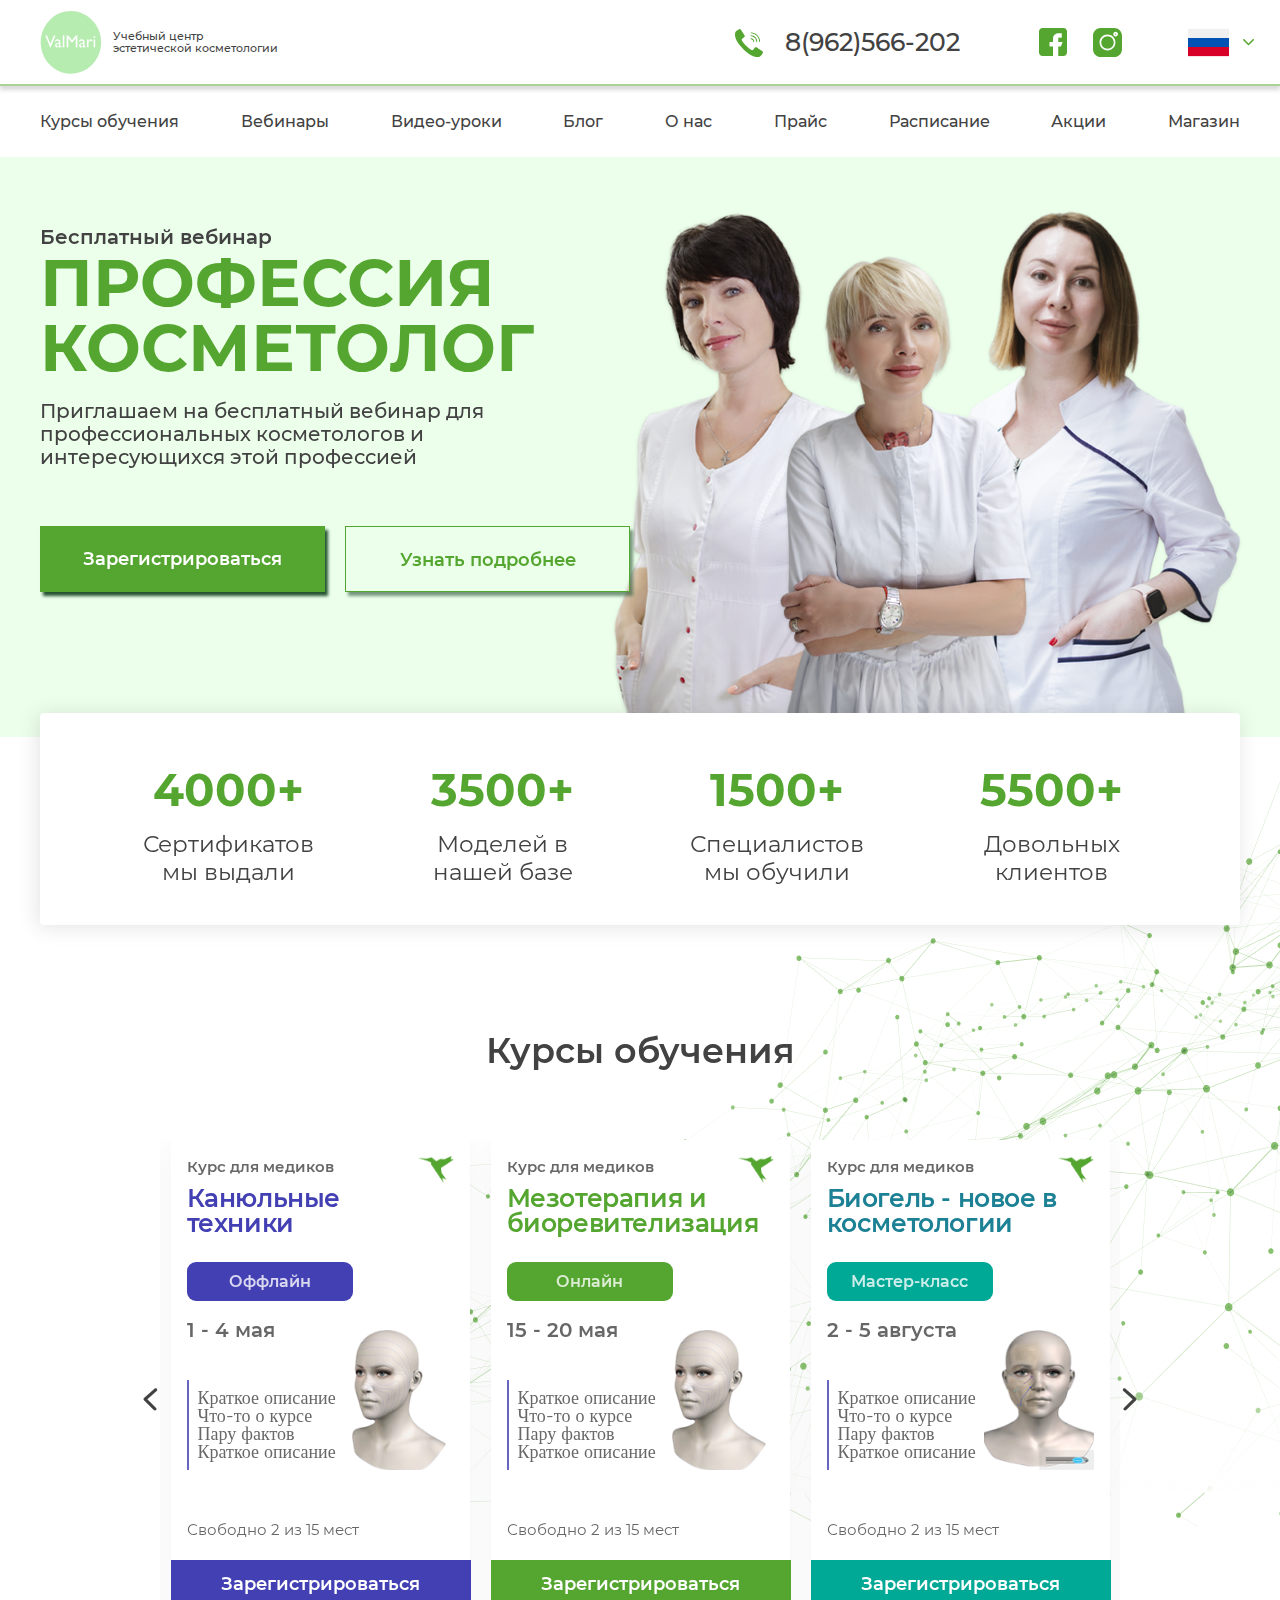
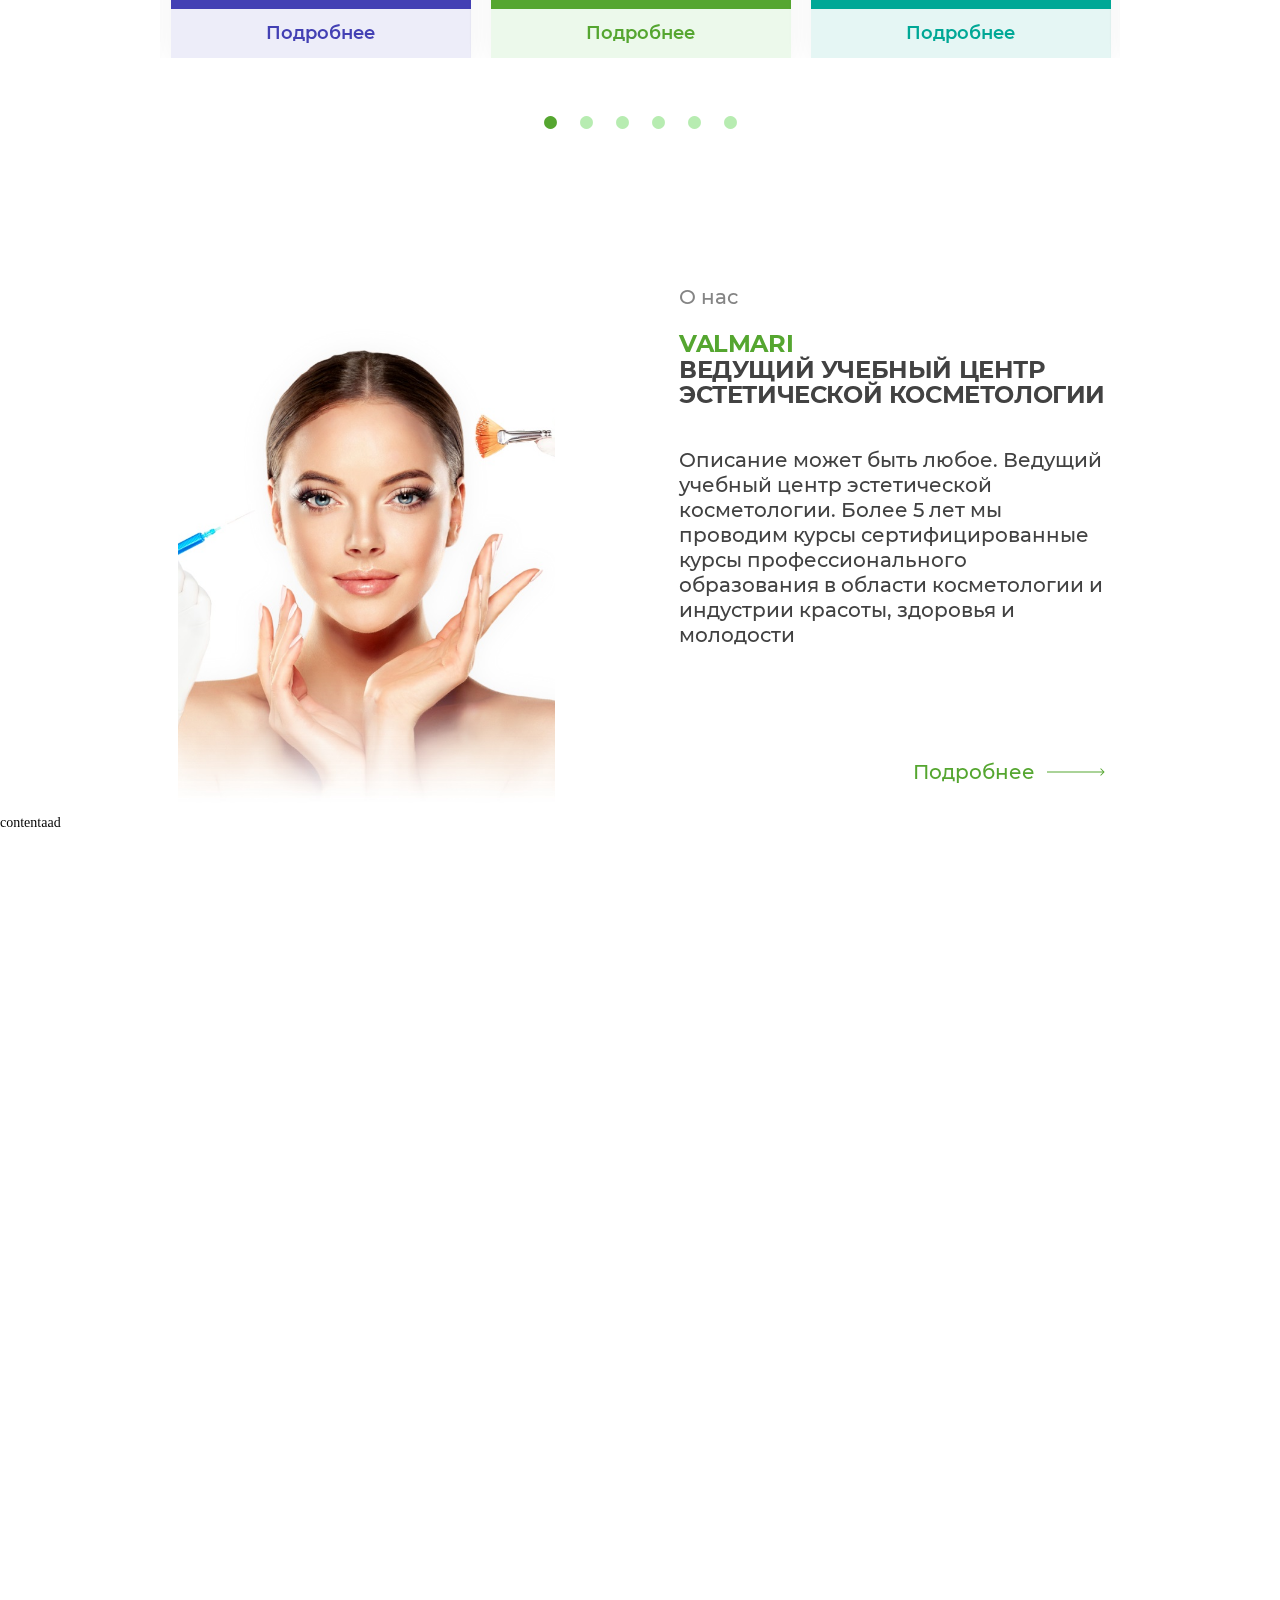
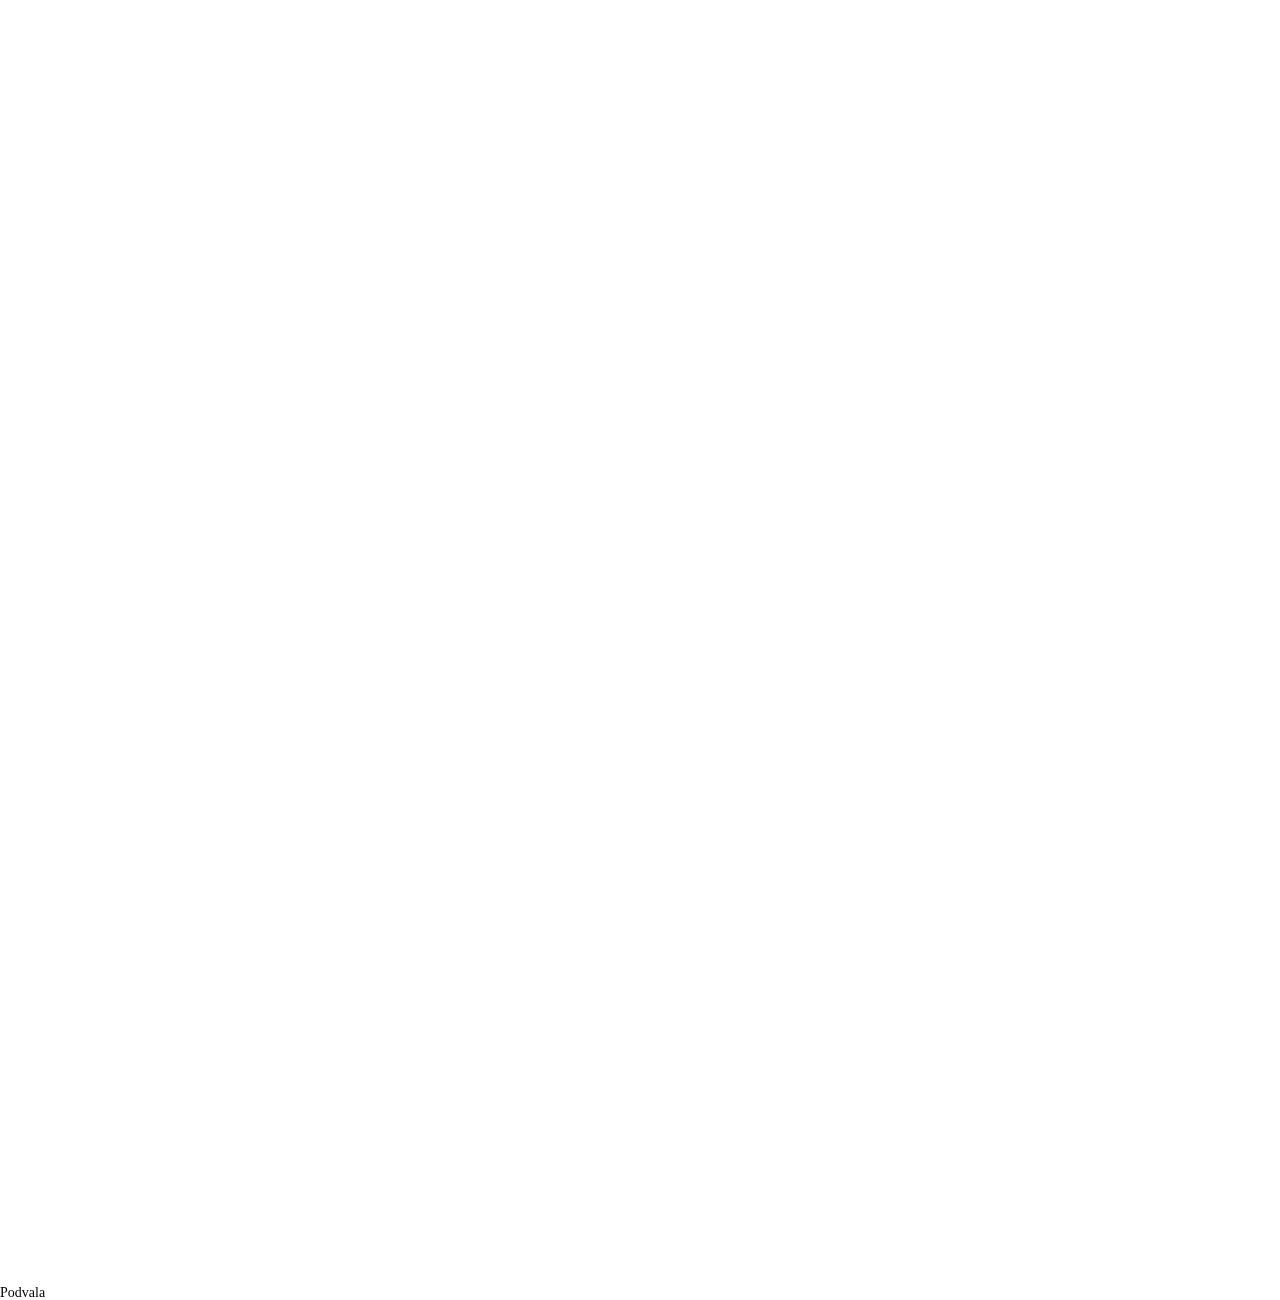
<file: html/mainpage/index.html>
<!DOCTYPE html>
<html lang="ru">
    <head>
        <meta charset="UTF-8">
        <meta name="viewport" content="width=device-width">
        <link rel="stylesheet" href="/css/style.css">
        <link rel="stylesheet" href="/js/slick-1.8.1/slick/slick.css">
        <link rel="stylesheet" href="/js/slick-1.8.1/slick/slick-theme.css">
        <title>Valmari</title>
    </head>
<body>
    <div class="wrapper">
        <header class="header">
            <div class="header-top">
                <div class="header-top__container">
                    <div class="header-top__humb humb" id="humb">
                        <div class="humb__field" id="humb">
                            <span class="humb__bar" id="bar"></span>
                            <span class="humb__bar" id="bar"></span>
                            <span class="humb__bar" id="bar"></span>
                        </div>
                    </div>
                    <a href="#" class="header-top__logo-block">
                        <img src="/images/mainpage/header/logo.svg" alt="logo" class="header-top__logo">
                        <h1 class="header-top__title">Учебный центр эстетической косметологии</h1>
                    </a>
                    <div class="header-top__nav-block nav-block1" id="menu1">
                        <a href="#" class="nav-block1__tele">8(962)566-202</a>
                        <div class="nav-block1__socials" id="socials">
                            <a href="#" class="nav-block1__facebook">
                                <img src="/images/mainpage/header/facebook.svg" alt="facebook">
                            </a>
                            <a href="#" class="nav-block1__instagram">
                                <img src="/images/mainpage/header/instagram.svg" alt="instagram">
                            </a>
                        </div>
                        <div class="nav-block1__language">
                            <img src="/images/mainpage/header/russia.png" alt="rus" class="nav-block1__lan-img">
                            <a href="#" class="nav-block1__lan-link"><img src="/images/mainpage/header/Group.svg" alt="arrow" class="nav-block1__lan-arrow"></a>
                        </div>
                    </div>
                </div>
            </div>
            <div class="header-bot">
                <div class="header-bot__container">
                    <ul class="header-bot__list" id="menu2">
                        <li class="header-bot__item"><a href="#" class="header-bot__link">Курсы обучения</a></li>
                        <li class="header-bot__item"><a href="#" class="header-bot__link">Вебинары</a></li>
                        <li class="header-bot__item"><a href="#" class="header-bot__link">Видео-уроки</a></li>
                        <li class="header-bot__item"><a href="#" class="header-bot__link">Блог</a></li>
                        <li class="header-bot__item"><a href="#" class="header-bot__link">О нас</a></li>
                        <li class="header-bot__item"><a href="#" class="header-bot__link">Прайс</a></li>
                        <li class="header-bot__item"><a href="#" class="header-bot__link">Расписание</a></li>
                        <li class="header-bot__item"><a href="#" class="header-bot__link">Акции</a></li>
                        <li class="header-bot__item"><a href="#" class="header-bot__link">Магазин</a></li>
                    </ul>
                </div>
            </div>
        </header>
        <div class="popup" >
            <div class="popup__overlay" id="popup_overlay"></div>
            <div class="popup__menu" id="popup">
                <div class="popup__close" id="popup_close">
                    <span class="popup__span"></span>
                    <span class="popup__span"></span>
                </div>
            </div>
        </div>
        <main class="page">
            <section class="freeveb">
                <div class="freeveb__container">
                    <div class="freeveb__text">
                        <div class="freeveb__per-title">
                            Бесплатный вебинар
                        </div>
                        <h1 class="freeveb__title">
                            ПРОФЕССИЯ КОСМЕТОЛОГ
                        </h1>
                        <div class="freeveb__sub-title">
                            Приглашаем на бесплатный вебинар для профессиональных косметологов и интересующихся этой профессией
                        </div>
                    </div>
                    <div class="freeveb__buttons">
                        <a href="#" class="freeveb__button-reg-link">
                            <p class="freeveb__button-reg">Зарегистрироваться</p>
                        </a>
                        <a href="#" class="freeveb__button-more-link">
                            <p class="freeveb__button-more">Узнать подробнее</p>
                        </a>
                    </div>
                    <img src="/images/mainpage/freeveb/ibg.png" alt="" class="freeveb__ibg">
                </div>
            </section>

            <section class="statistics">
                <img src="/images/mainpage/courses/Фон (линии).png" alt="ibg" class="statistics__ibg">
                <div class="statistics__container">
                    <ul class="statistics__box">
                        <li class="statistics__item">
                            <h1 class="statistics__item-title statistics__item-title-1">4000+</h1>
                            <p class="statistics__item-value statistics__item-value-1">Сертификатов мы выдали</p>
                        </li>
                        <li class="statistics__item">
                            <h1 class="statistics__item-title statistics__item-title-2">3500+</h1>
                            <p class="statistics__item-value statistics__item-value-2">Моделей в нашей базе</p>
                        </li>
                        <li class="statistics__item">
                            <h1 class="statistics__item-title statistics__item-title-3">1500+</h1>
                            <p class="statistics__item-value statistics__item-value-3">Специалистов мы обучили</p>
                        </li>
                        <li class="statistics__item">
                            <h1 class="statistics__item-title statistics__item-title-4">5500+</h1>
                            <p class="statistics__item-value statistics__item-value-4">Довольных клиентов</p>
                        </li>
                    </ul>
                </div>
            </section>

            <section class="courses">
                <div class="courses__container">
                    <p class="courses__title-top">
                        Курсы обучения
                    </p>
                    <div class="courses__slider">
                        <div class="courses__slide courses__slide-1">
                            <div class="courses__overlay"></div>
                            <div class="courses__information">
                                <div class="courses__text">
                                    <img src="/images/mainpage/courses/bird.png" alt="bird" class="courses__bird">
                                    <p class="courses__per-title">
                                        Курс для медиков
                                    </p>
                                    <p class="courses__title">
                                        Канюльные техники
                                    </p>
                                    <div class="courses__flag">
                                        <p class="courses__flag-text">Оффлайн</p>
                                    </div>
                                    <p class="courses__dates">
                                        1 - 4 мая
                                    </p>
                                </div>
                                <div class="courses__description">
                                    <div class="courses__description-text">
                                        Краткое описание
                                        Что-то о курсе
                                        Пару фактов
                                        Краткое описание
                                    </div>
                                    <img src="/images/mainpage/courses/man1.png" alt="man1" class="courses__ibg">
                                </div>
                                <div class="courses__free">
                                    Свободно 2 из 15 мест
                                </div>
                            </div>
                            <div class="courses__buttons">
                                <a href="#" class="courses__button-reg">
                                    <p class="courses__button-reg-text">Зарегистрироваться</p>
                                </a>
                                <a href="#" class="courses__button-more">
                                    <p class="courses__button-more-text">Подробнее</p>
                                </a>
                            </div>
                        </div>

                        <div class="courses__slide courses__slide-2">
                            <div class="courses__overlay"></div>
                            <div class="courses__information">
                                <div class="courses__text">
                                    <img src="/images/mainpage/courses/bird.png" alt="bird" class="courses__bird">
                                    <p class="courses__per-title">
                                        Курс для медиков
                                    </p>
                                    <p class="courses__title">
                                        Мезотерапия и биоревителизация
                                    </p>
                                    <div class="courses__flag">
                                        <p class="courses__flag-text">Онлайн</p>
                                    </div>
                                    <p class="courses__dates">
                                        15 - 20 мая
                                    </p>
                                </div>
                                <div class="courses__description">
                                    <div class="courses__description-text">
                                        Краткое описание
                                        Что-то о курсе
                                        Пару фактов
                                        Краткое описание
                                    </div>
                                    <img src="/images/mainpage/courses/man1.png" alt="man1" class="courses__ibg">
                                </div>
                                <div class="courses__free">
                                    Свободно 2 из 15 мест
                                </div>
                            </div>
                            <div class="courses__buttons">
                                <a href="#" class="courses__button-reg">
                                    <p class="courses__button-reg-text">Зарегистрироваться</p>
                                </a>
                                <a href="#" class="courses__button-more">
                                    <p class="courses__button-more-text">Подробнее</p>
                                </a>
                            </div>
                        </div>

                        <div class="courses__slide courses__slide-3">
                            <div class="courses__overlay"></div>
                            <div class="courses__information">
                                <div class="courses__text">
                                    <img src="/images/mainpage/courses/bird.png" alt="bird" class="courses__bird">
                                    <p class="courses__per-title">
                                        Курс для медиков
                                    </p>
                                    <p class="courses__title">
                                        Биогель - новое в косметологии
                                    </p>
                                    <div class="courses__flag">
                                        <p class="courses__flag-text">Мастер-класс</p>
                                    </div>
                                    <p class="courses__dates">
                                        2 - 5 августа
                                    </p>
                                </div>
                                <div class="courses__description">
                                    <div class="courses__description-text">
                                        Краткое описание
                                        Что-то о курсе
                                        Пару фактов
                                        Краткое описание
                                    </div>
                                    <img src="/images/mainpage/courses/man2.png" alt="man2" class="courses__ibg">
                                </div>
                                <div class="courses__free">
                                    Свободно 2 из 15 мест
                                </div>
                            </div>
                            <div class="courses__buttons">
                                <a href="#" class="courses__button-reg">
                                    <p class="courses__button-reg-text">Зарегистрироваться</p>
                                </a>
                                <a href="#" class="courses__button-more">
                                    <p class="courses__button-more-text">Подробнее</p>
                                </a>
                            </div>
                        </div>

                        <div class="courses__slide courses__slide-1">
                            <div class="courses__overlay"></div>
                            <div class="courses__information">
                                <div class="courses__text">
                                    <img src="/images/mainpage/courses/bird.png" alt="bird" class="courses__bird">
                                    <p class="courses__per-title">
                                        Курс для медиков
                                    </p>
                                    <p class="courses__title">
                                        Канюльные техники
                                    </p>
                                    <div class="courses__flag">
                                        <p class="courses__flag-text">Оффлайн</p>
                                    </div>
                                    <p class="courses__dates">
                                        1 - 4 мая
                                    </p>
                                </div>
                                <div class="courses__description">
                                    <div class="courses__description-text">
                                        Краткое описание
                                        Что-то о курсе
                                        Пару фактов
                                        Краткое описание
                                    </div>
                                    <img src="/images/mainpage/courses/man1.png" alt="man1" class="courses__ibg">
                                </div>
                                <div class="courses__free">
                                    Свободно 2 из 15 мест
                                </div>
                            </div>
                            <div class="courses__buttons">
                                <a href="#" class="courses__button-reg">
                                    <p class="courses__button-reg-text">Зарегистрироваться</p>
                                </a>
                                <a href="#" class="courses__button-more">
                                    <p class="courses__button-more-text">Подробнее</p>
                                </a>
                            </div>
                        </div>

                        <div class="courses__slide courses__slide-2">
                            <div class="courses__overlay"></div>
                            <div class="courses__information">
                                <div class="courses__text">
                                    <img src="/images/mainpage/courses/bird.png" alt="bird" class="courses__bird">
                                    <p class="courses__per-title">
                                        Курс для медиков
                                    </p>
                                    <p class="courses__title">
                                        Мезотерапия и биоревителизация
                                    </p>
                                    <div class="courses__flag">
                                        <p class="courses__flag-text">Онлайн</p>
                                    </div>
                                    <p class="courses__dates">
                                        15 - 20 мая
                                    </p>
                                </div>
                                <div class="courses__description">
                                    <div class="courses__description-text">
                                        Краткое описание
                                        Что-то о курсе
                                        Пару фактов
                                        Краткое описание
                                    </div>
                                    <img src="/images/mainpage/courses/man1.png" alt="man1" class="courses__ibg">
                                </div>
                                <div class="courses__free">
                                    Свободно 2 из 15 мест
                                </div>
                            </div>
                            <div class="courses__buttons">
                                <a href="#" class="courses__button-reg">
                                    <p class="courses__button-reg-text">Зарегистрироваться</p>
                                </a>
                                <a href="#" class="courses__button-more">
                                    <p class="courses__button-more-text">Подробнее</p>
                                </a>
                            </div>
                        </div>

                        <div class="courses__slide courses__slide-3">
                            <div class="courses__overlay"></div>
                            <div class="courses__information">
                                <div class="courses__text">
                                    <img src="/images/mainpage/courses/bird.png" alt="bird" class="courses__bird">
                                    <p class="courses__per-title">
                                        Курс для медиков
                                    </p>
                                    <p class="courses__title">
                                        Биогель - новое в косметологии
                                    </p>
                                    <div class="courses__flag">
                                        <p class="courses__flag-text">Мастер-класс</p>
                                    </div>
                                    <p class="courses__dates">
                                        2 - 5 августа
                                    </p>
                                </div>
                                <div class="courses__description">
                                    <div class="courses__description-text">
                                        Краткое описание
                                        Что-то о курсе
                                        Пару фактов
                                        Краткое описание
                                    </div>
                                    <img src="/images/mainpage/courses/man2.png" alt="man2" class="courses__ibg">
                                </div>
                                <div class="courses__free">
                                    Свободно 2 из 15 мест
                                </div>
                            </div>
                            <div class="courses__buttons">
                                <a href="#" class="courses__button-reg">
                                    <p class="courses__button-reg-text">Зарегистрироваться</p>
                                </a>
                                <a href="#" class="courses__button-more">
                                    <p class="courses__button-more-text">Подробнее</p>
                                </a>
                            </div>
                        </div>
                    </div>
                </div>
            </section>

            <section class="aboutus">
                <div class="aboutus__container">
                    <div class="aboutus__slider">
                        <div class="aboutus__slide"><img src="/images/mainpage/aboutus/ibg2.jpg" alt="ibg" class="aboutus__slide-img"></div>
                        <div class="aboutus__slide"><img src="/images/mainpage/aboutus/ibg3.jpg" alt="ibg" class="aboutus__slide-img"></div>
                        <div class="aboutus__slide"><img src="/images/mainpage/aboutus/ibg1.png" alt="ibg" class="aboutus__slide-img"></div>
                    </div>
                    <div class="aboutus__text">
                        <p class="aboutus__pre-title">
                            О нас
                        </p>
                        <p class="aboutus__title"> 
                            <span>VALMARI</span><br>
                            ВЕДУЩИЙ УЧЕБНЫЙ ЦЕНТР ЭСТЕТИЧЕСКОЙ КОСМЕТОЛОГИИ 
                        </p>
                        <p class="aboutus__description">
                            Описание может быть любое.<br><br>
                            Ведущий учебный центр эстетической косметологии.<br><br>
                            Более 5 лет мы проводим курсы сертифицированные курсы профессионального образования в области косметологии и индустрии красоты, здоровья и молодости
                        </p>
                        <a href="#" class="aboutus__more">Подробнее</a>
                    </div>
                </div>
            </section>
            contentaad
        </main>
        <footer class="footer">
            Podvala
        </footer>
    </div>
    <script src="https://code.jquery.com/jquery-3.6.3.min.js"></script>
    <script src="/js/slick-1.8.1/slick/slick.min.js"></script>
    <script src="/js/app.js"></script>
</body>
</html>
</file>
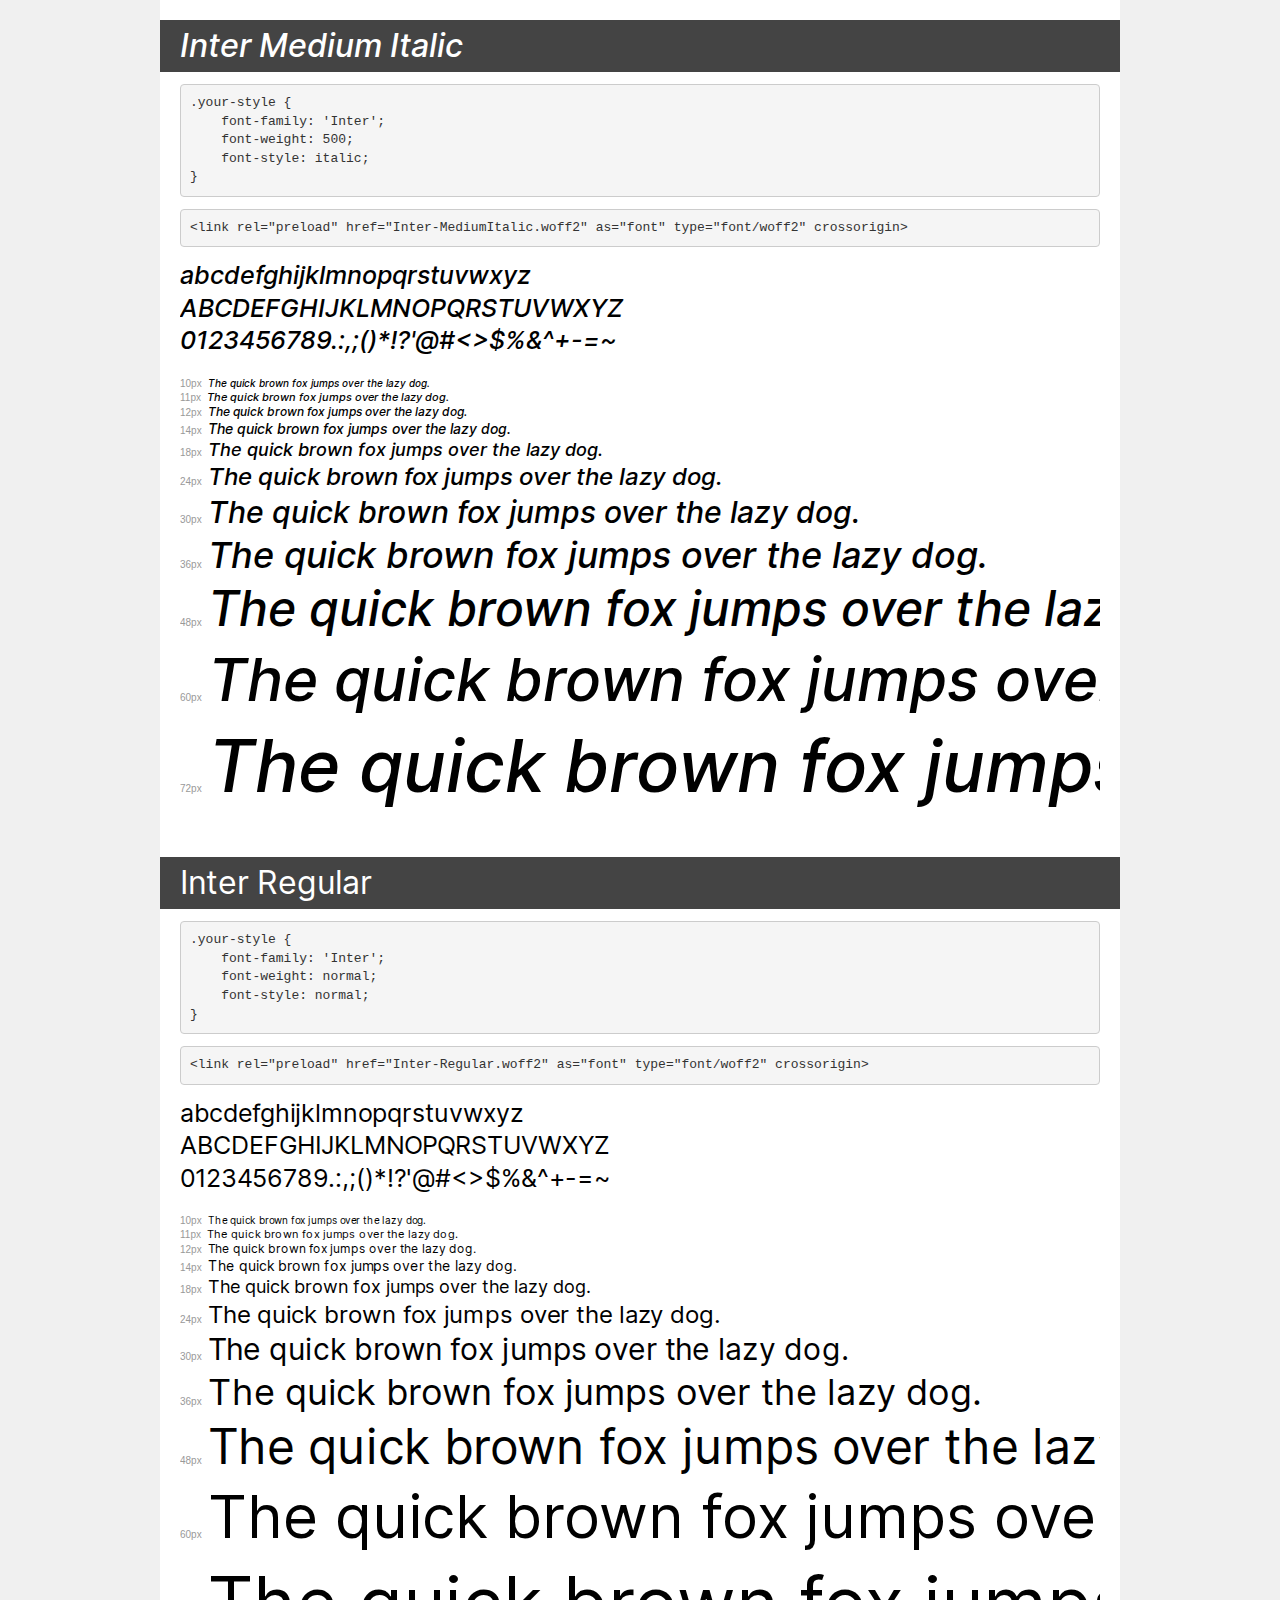
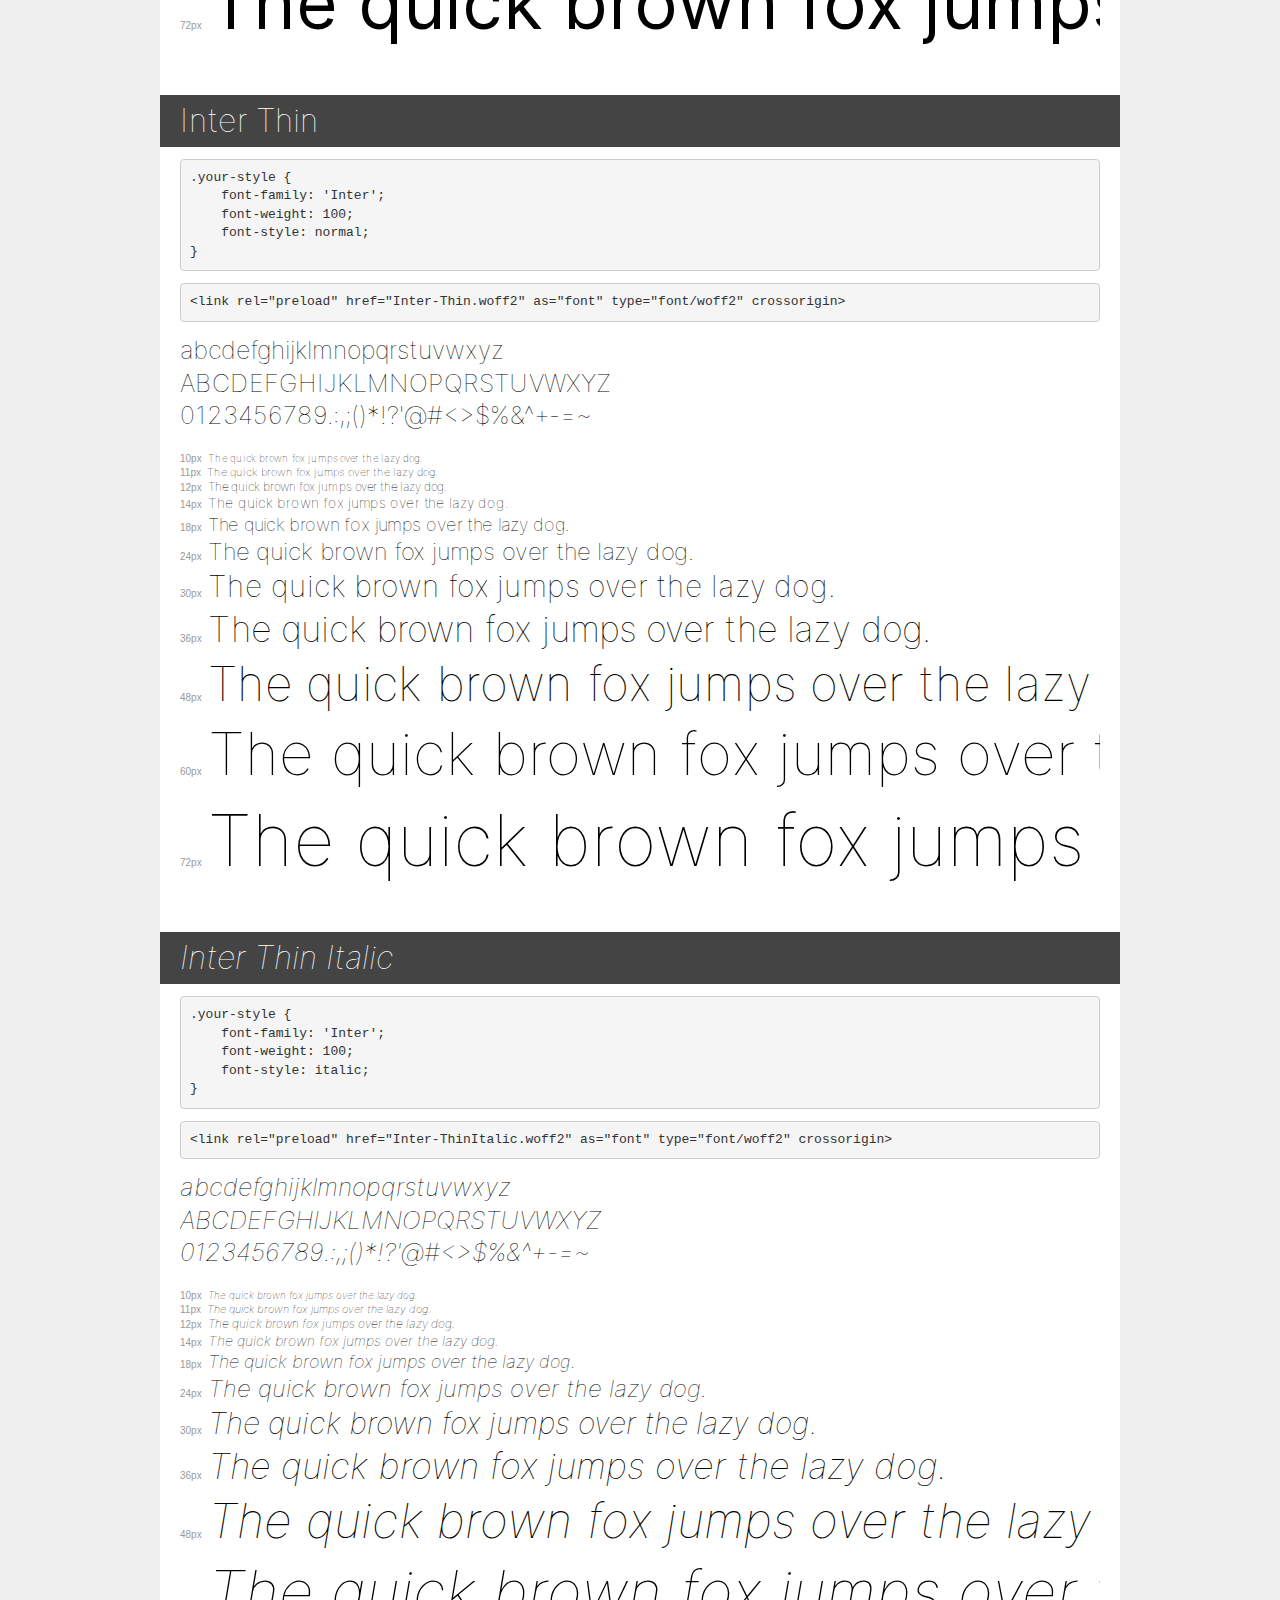
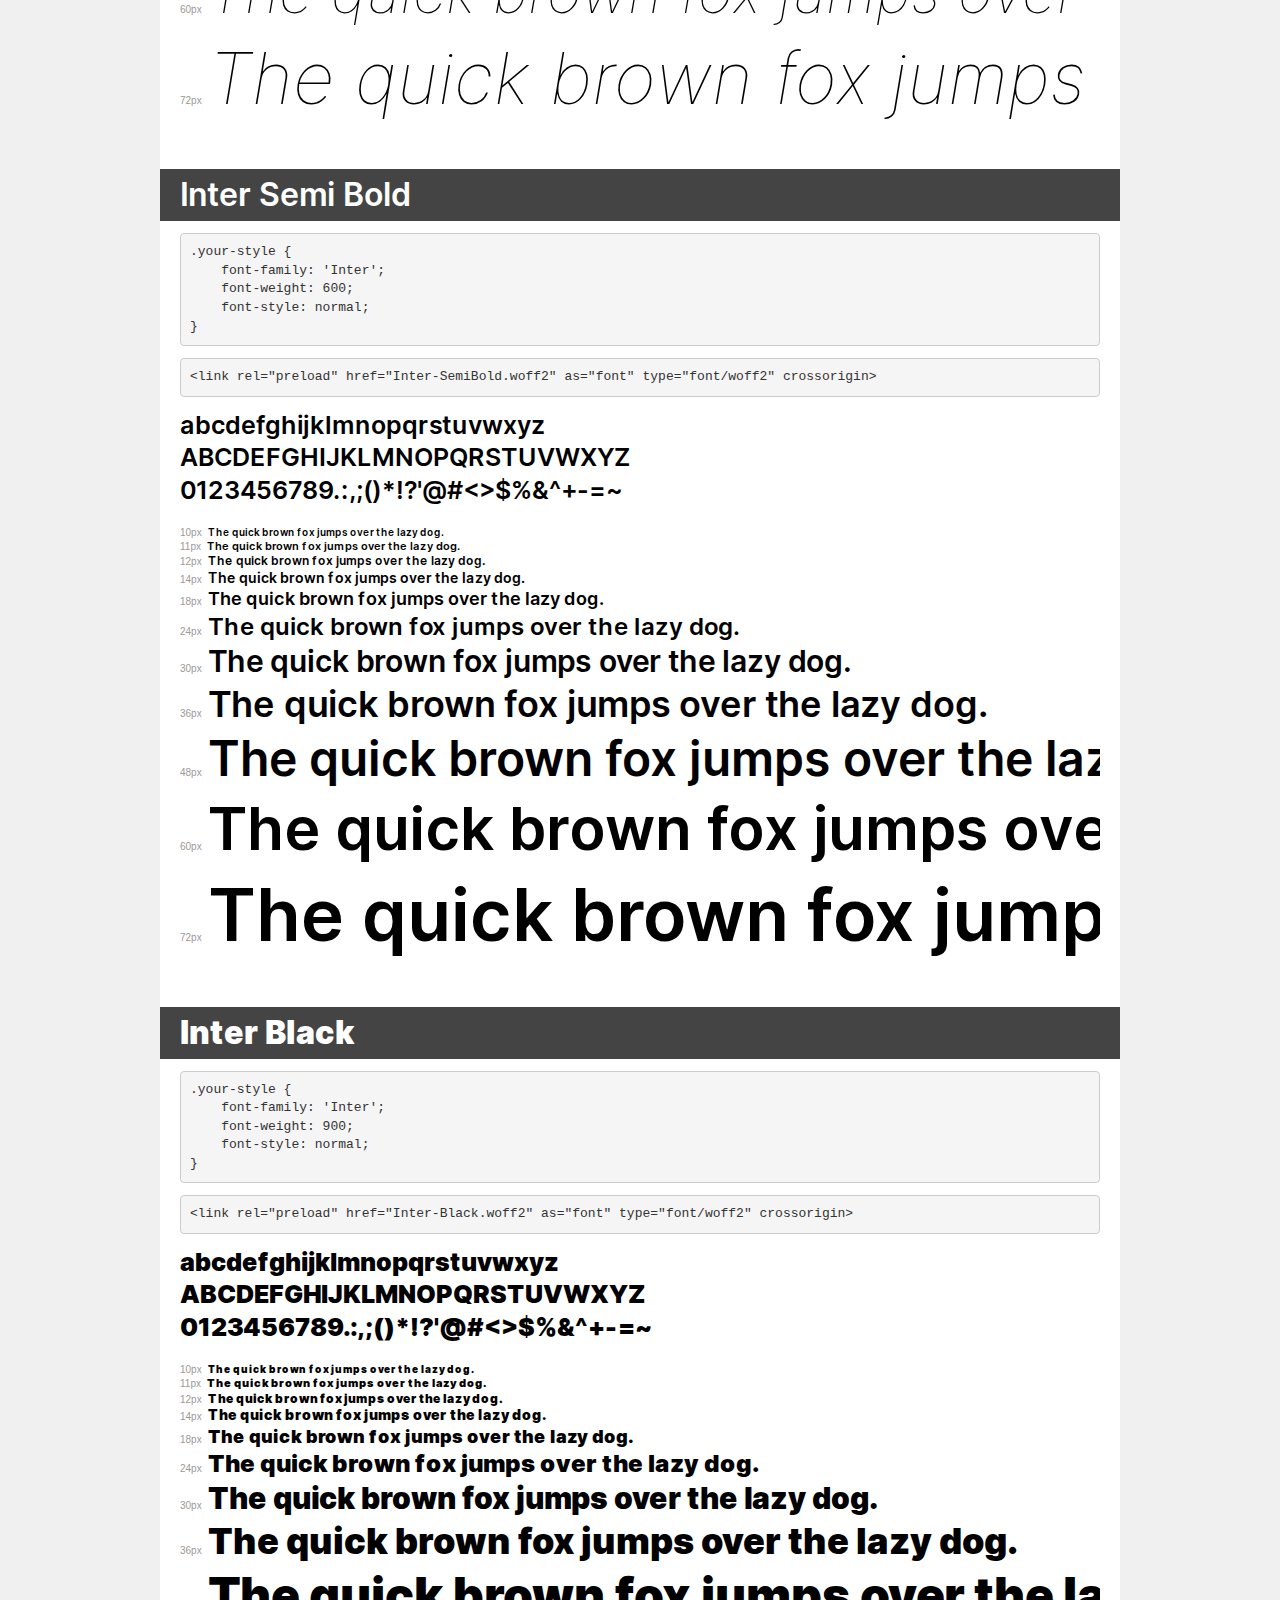
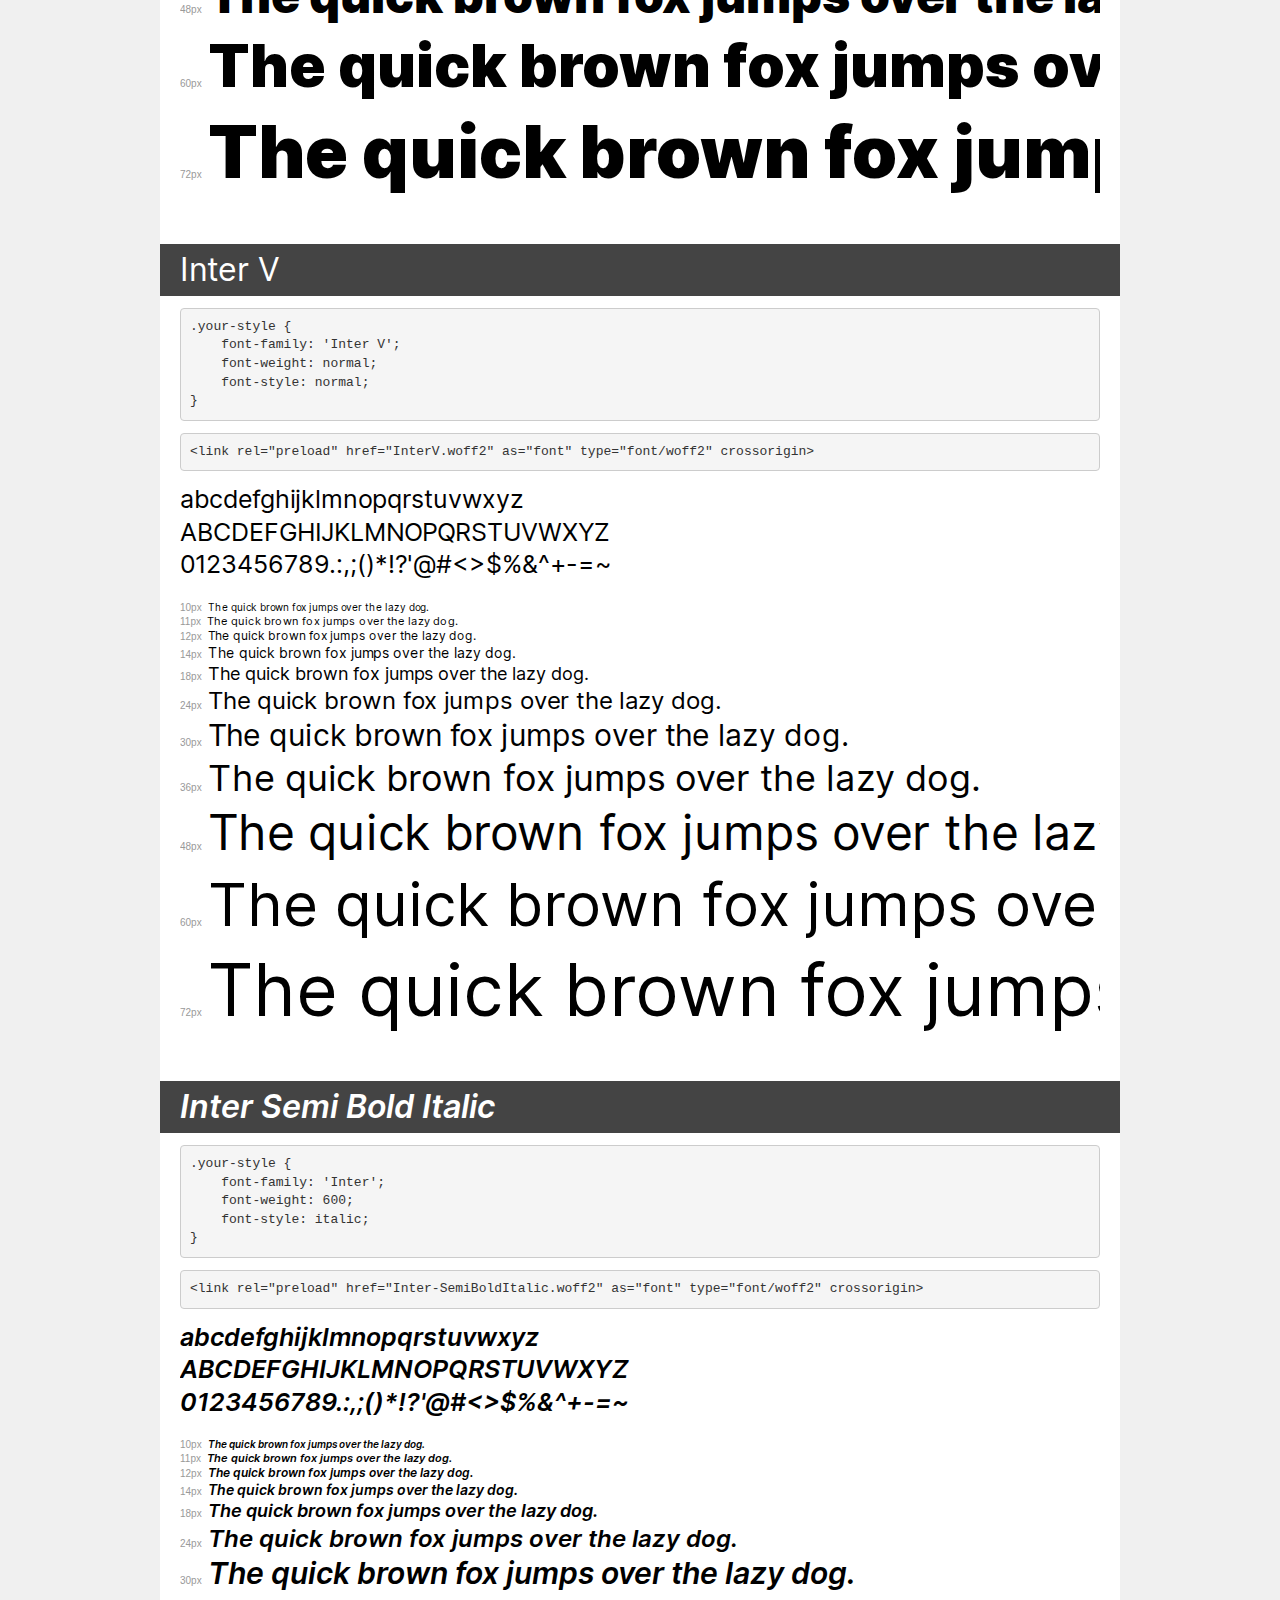
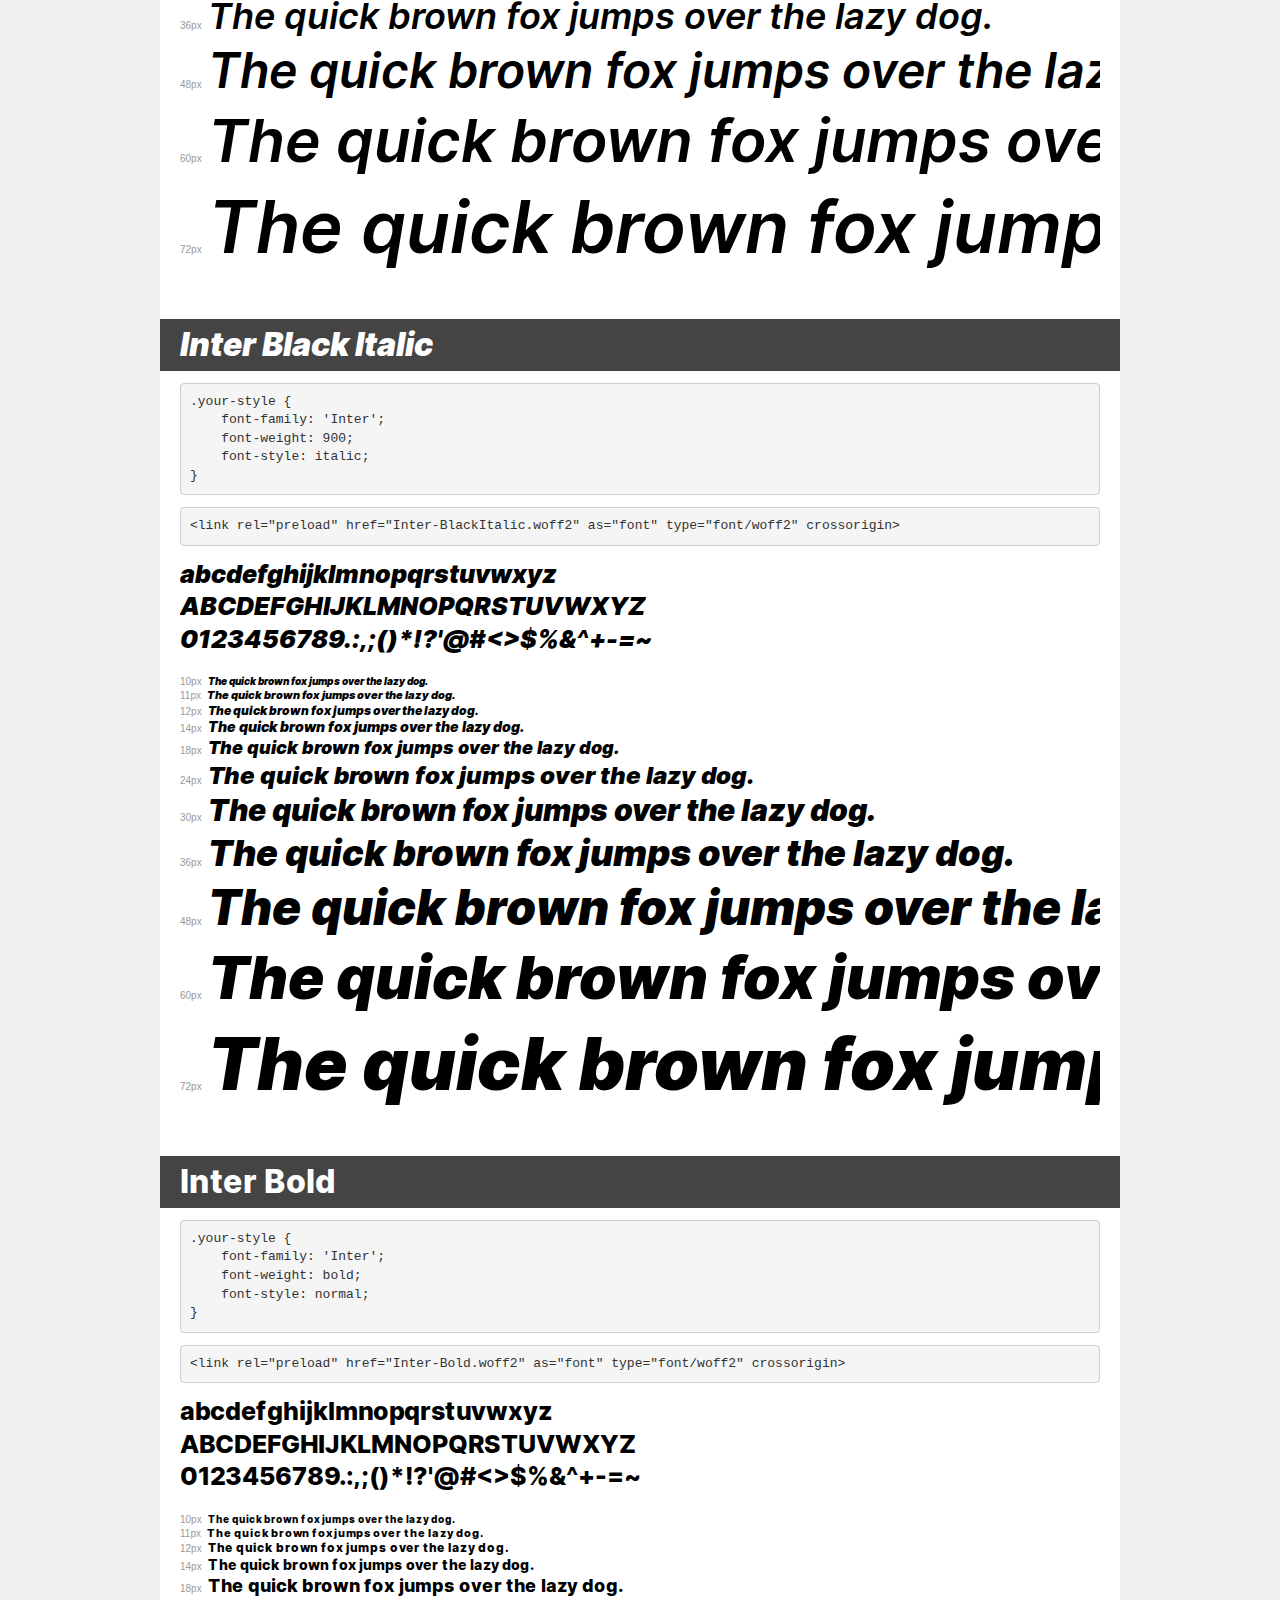
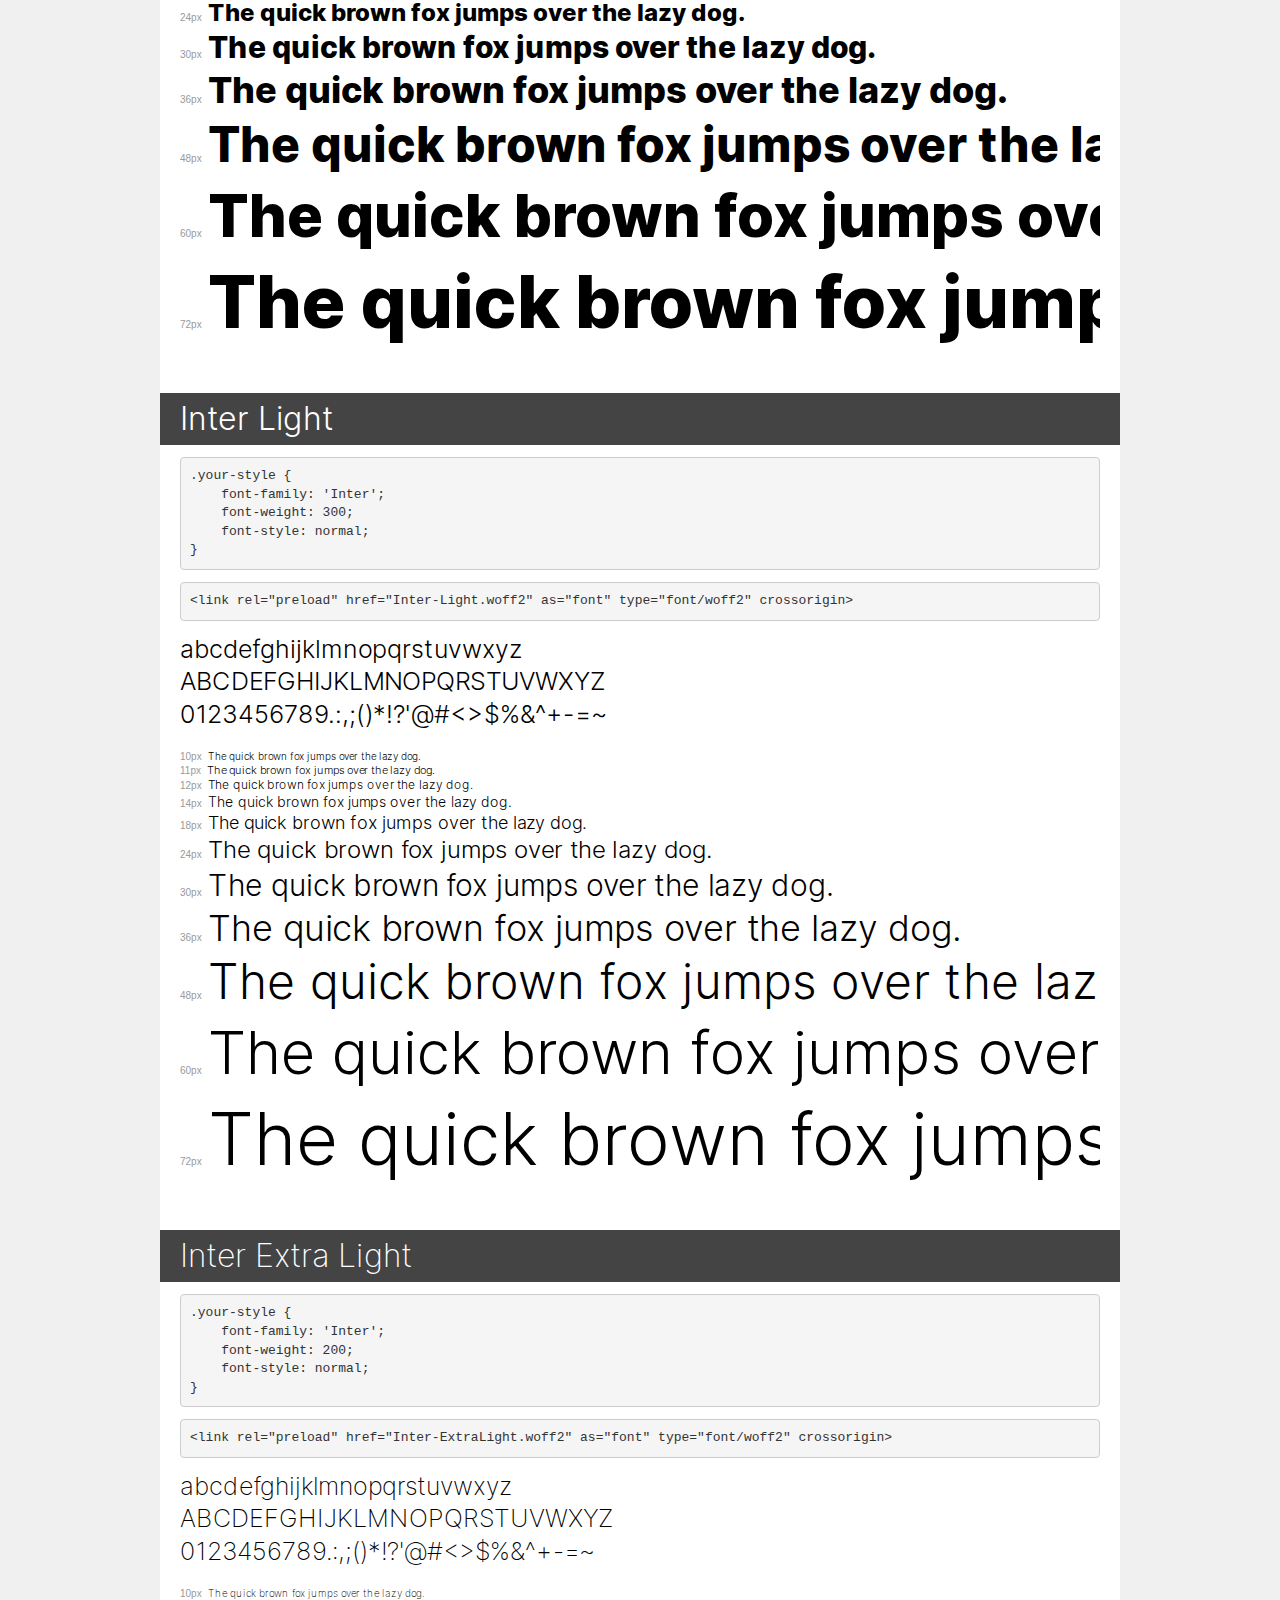
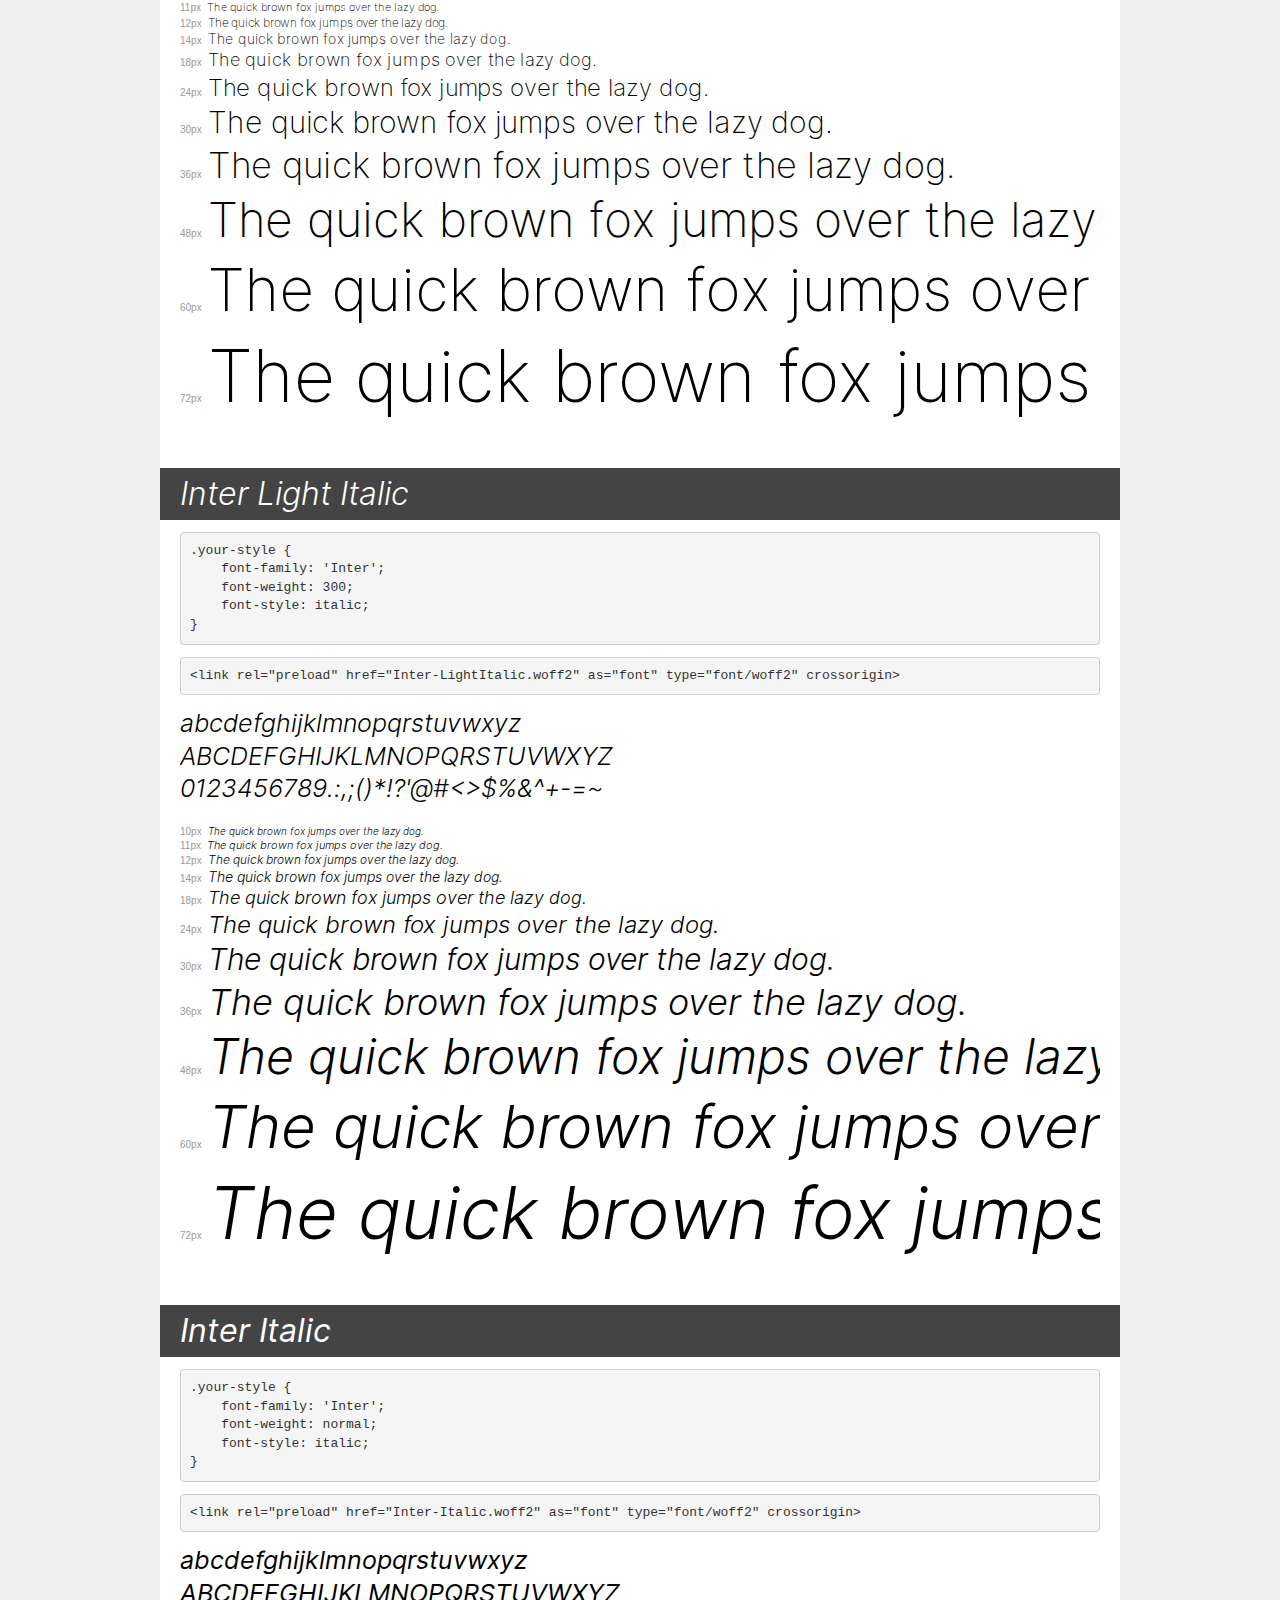
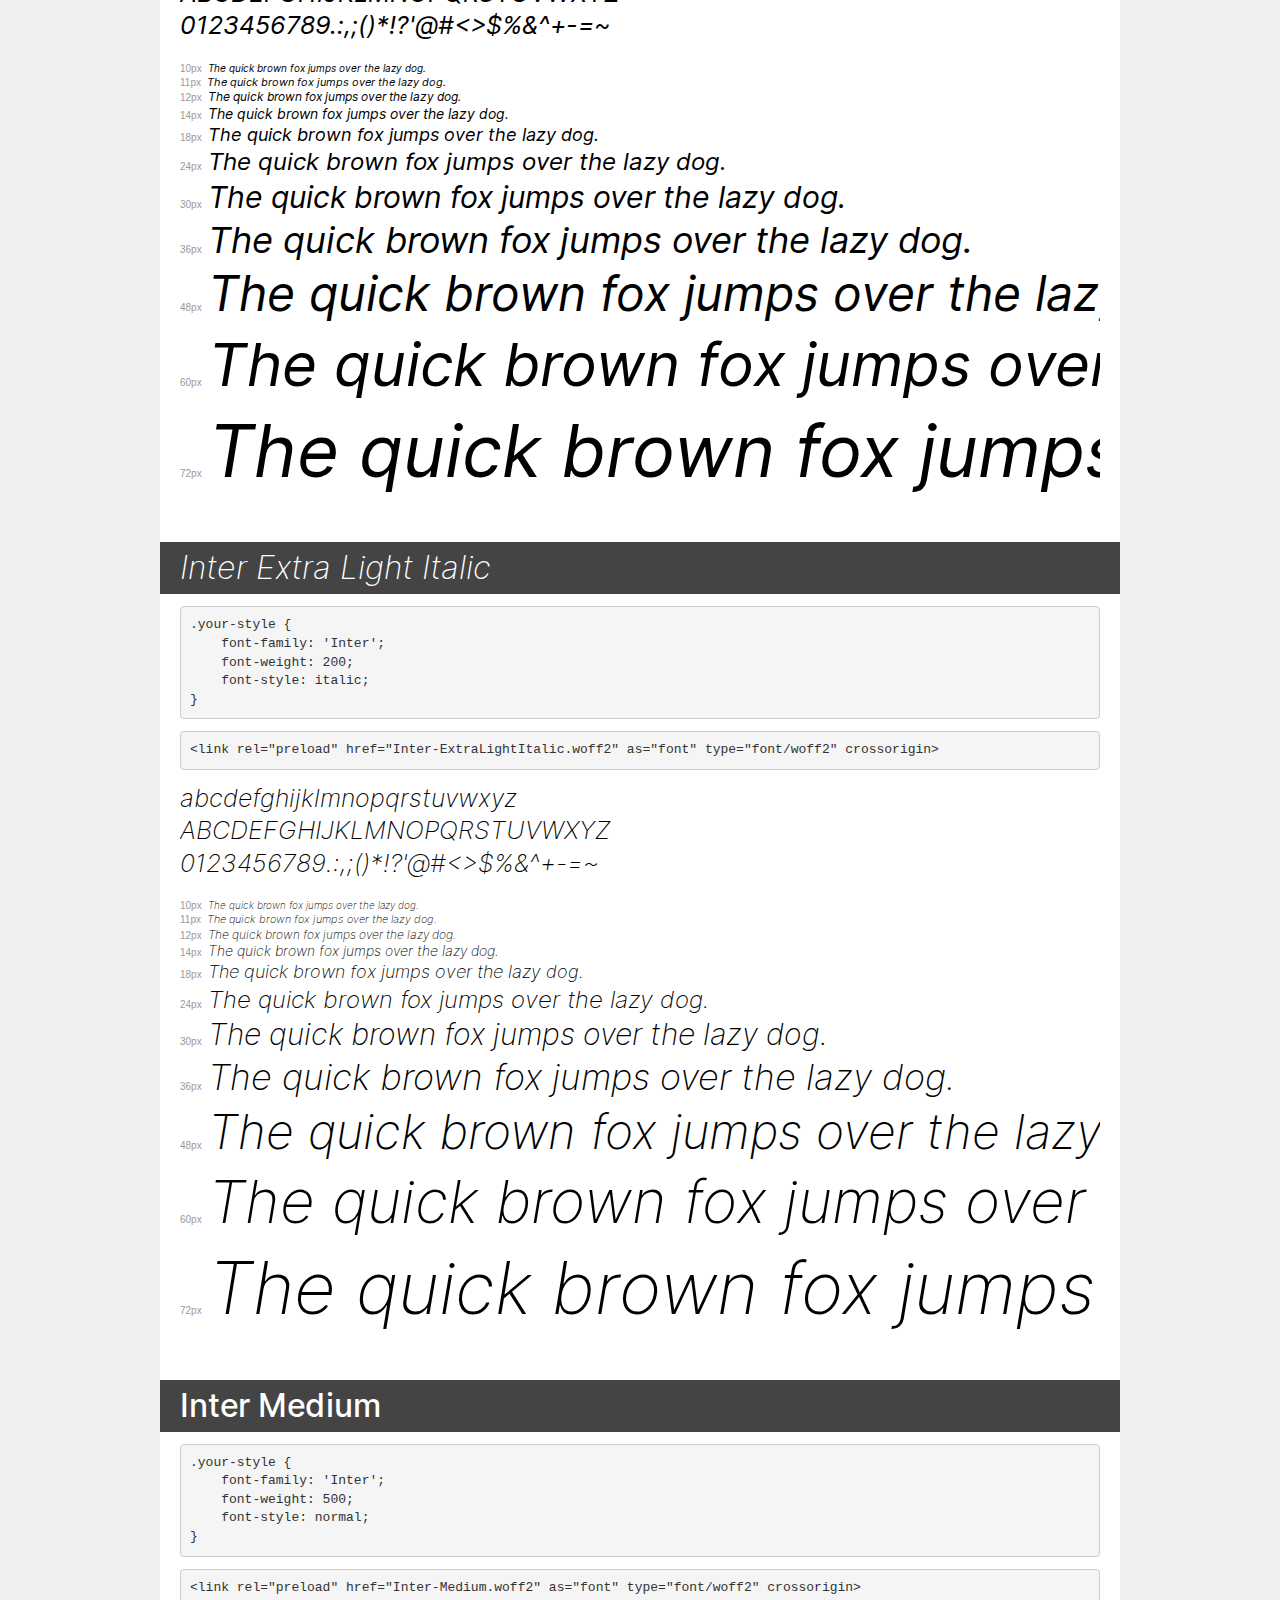
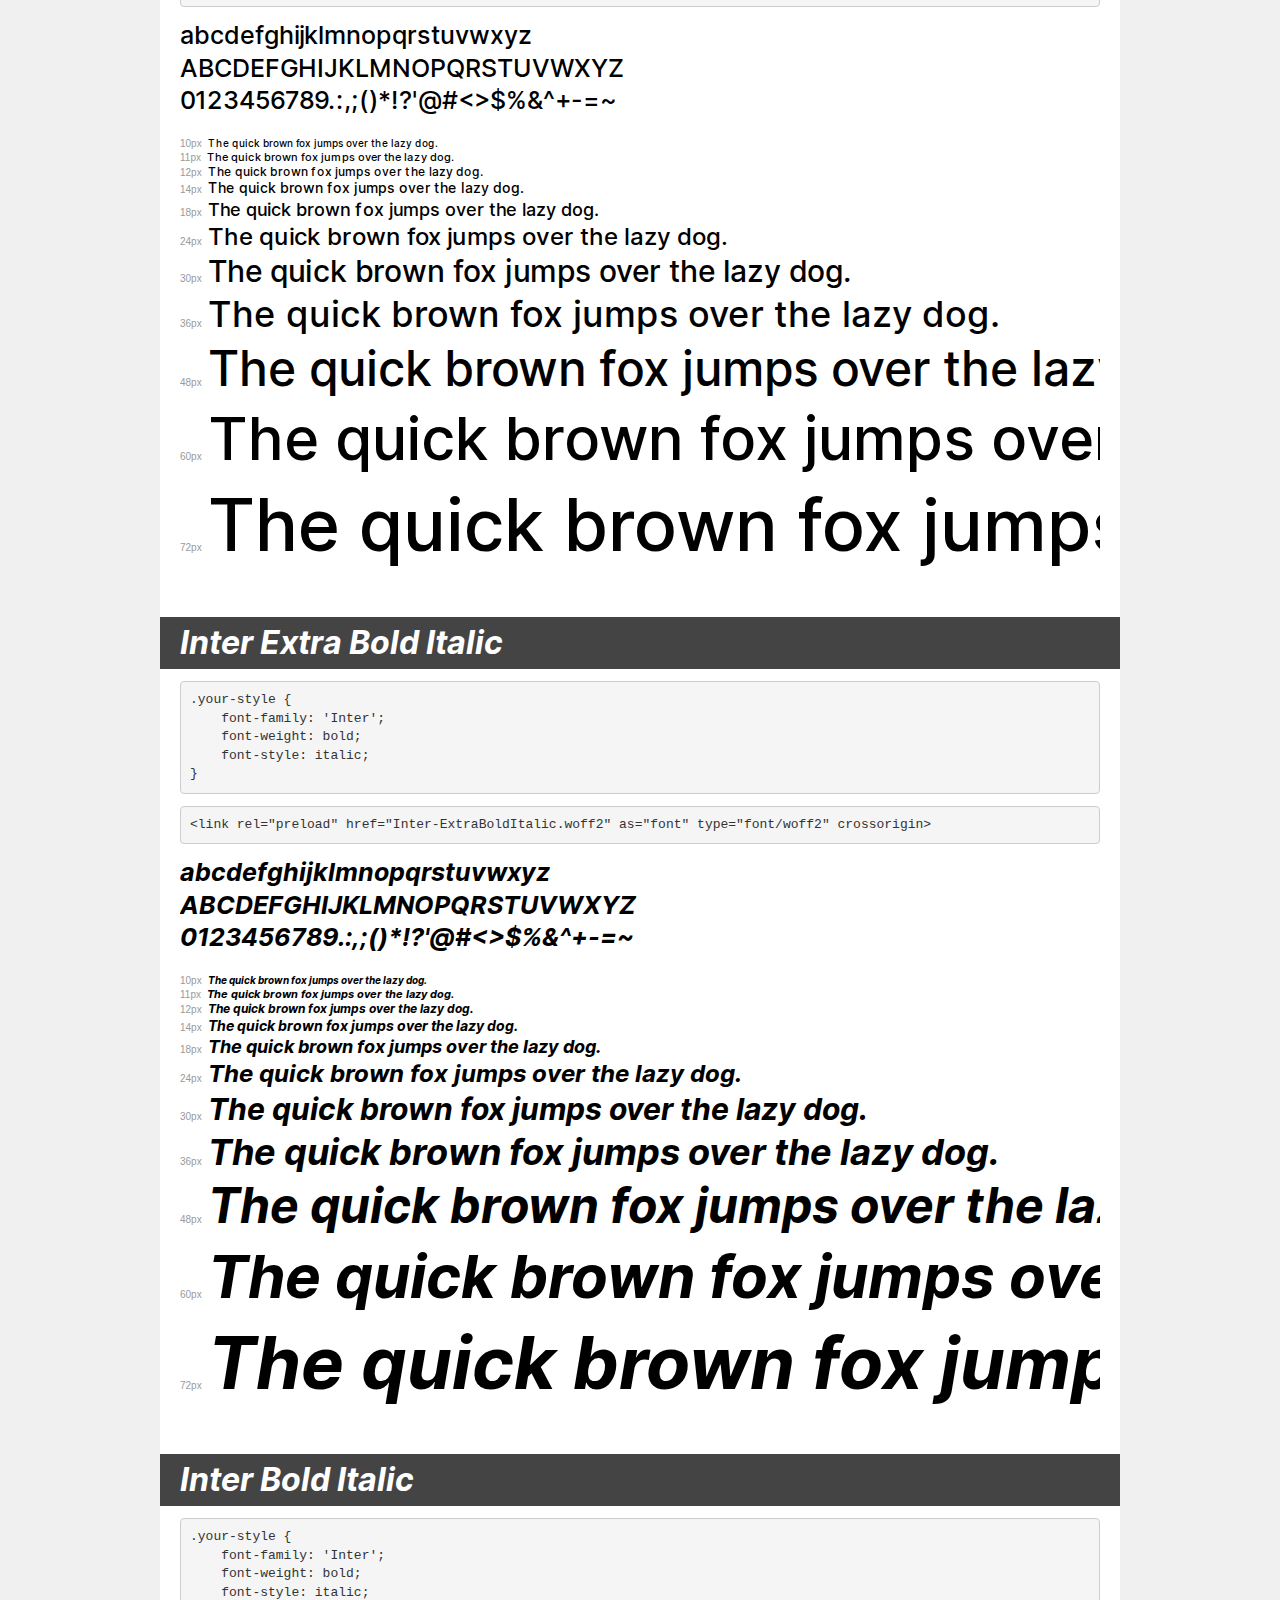
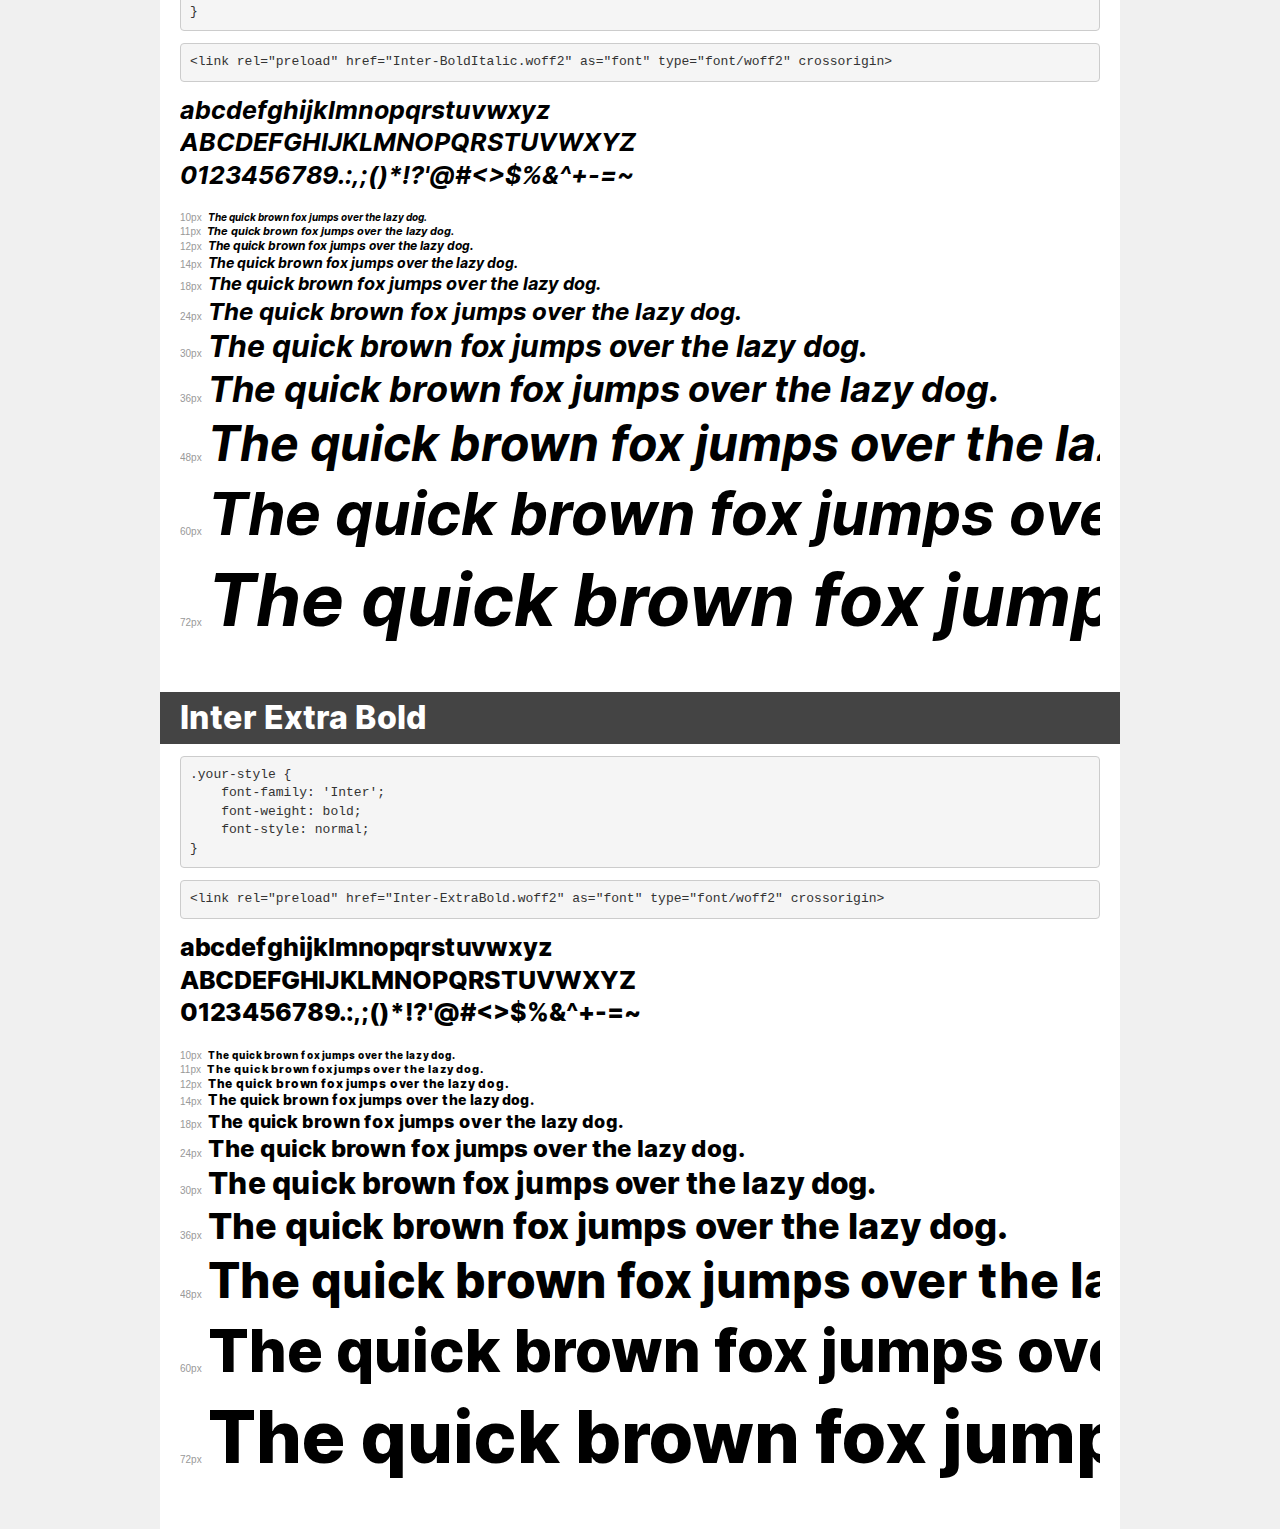
<file: fonts/Inter/demo.html>
<!DOCTYPE html>
<html lang="en">
<head>
    <meta charset="utf-8">
    <meta http-equiv="X-UA-Compatible" content="IE=edge">
    <meta name="viewport" content="width=device-width, initial-scale=1">
    <meta name="robots" content="noindex, noarchive">
    <meta name="format-detection" content="telephone=no">
    <title>Transfonter demo</title>
    <link href="stylesheet.css" rel="stylesheet">
    <style>
        /*
        http://meyerweb.com/eric/tools/css/reset/
        v2.0 | 20110126
        License: none (public domain)
        */
        html, body, div, span, applet, object, iframe,
        h1, h2, h3, h4, h5, h6, p, blockquote, pre,
        a, abbr, acronym, address, big, cite, code,
        del, dfn, em, img, ins, kbd, q, s, samp,
        small, strike, strong, sub, sup, tt, var,
        b, u, i, center,
        dl, dt, dd, ol, ul, li,
        fieldset, form, label, legend,
        table, caption, tbody, tfoot, thead, tr, th, td,
        article, aside, canvas, details, embed,
        figure, figcaption, footer, header, hgroup,
        menu, nav, output, ruby, section, summary,
        time, mark, audio, video {
            margin: 0;
            padding: 0;
            border: 0;
            font-size: 100%;
            font: inherit;
            vertical-align: baseline;
        }
        /* HTML5 display-role reset for older browsers */
        article, aside, details, figcaption, figure,
        footer, header, hgroup, menu, nav, section {
            display: block;
        }
        body {
            line-height: 1;
        }
        ol, ul {
            list-style: none;
        }
        blockquote, q {
            quotes: none;
        }
        blockquote:before, blockquote:after,
        q:before, q:after {
            content: '';
            content: none;
        }
        table {
            border-collapse: collapse;
            border-spacing: 0;
        }
        /* demo styles */
        body {
            background: #f0f0f0;
            color: #000;
        }
        .page {
            background: #fff;
            width: 920px;
            margin: 0 auto;
            padding: 20px 20px 0 20px;
            overflow: hidden;
        }
        .font-container {
            overflow-x: auto;
            overflow-y: hidden;
            margin-bottom: 40px;
            line-height: 1.3;
            white-space: nowrap;
            padding-bottom: 5px;
        }
        h1 {
            position: relative;
            background: #444;
            font-size: 32px;
            color: #fff;
            padding: 10px 20px;
            margin: 0 -20px 12px -20px;
        }
        .letters {
            font-size: 25px;
            margin-bottom: 20px;
        }
        .s10:before {
            content: '10px';
        }
        .s11:before {
            content: '11px';
        }
        .s12:before {
            content: '12px';
        }
        .s14:before {
            content: '14px';
        }
        .s18:before {
            content: '18px';
        }
        .s24:before {
            content: '24px';
        }
        .s30:before {
            content: '30px';
        }
        .s36:before {
            content: '36px';
        }
        .s48:before {
            content: '48px';
        }
        .s60:before {
            content: '60px';
        }
        .s72:before {
            content: '72px';
        }
        .s10:before, .s11:before, .s12:before, .s14:before,
        .s18:before, .s24:before, .s30:before, .s36:before,
        .s48:before, .s60:before, .s72:before {
            font-family: Arial, sans-serif;
            font-size: 10px;
            font-weight: normal;
            font-style: normal;
            color: #999;
            padding-right: 6px;
        }
        pre {
            display: block;
            padding: 9px;
            margin: 0 0 12px;
            font-family: Monaco, Menlo, Consolas, "Courier New", monospace;
            font-size: 13px;
            line-height: 1.428571429;
            color: #333;
            font-weight: normal;
            font-style: normal;
            background-color: #f5f5f5;
            border: 1px solid #ccc;
            overflow-x: auto;
            border-radius: 4px;
        }
        /* responsive */
        @media (max-width: 959px) {
            .page {
                width: auto;
                margin: 0;
            }
        }
    </style>
</head>
<body>
<div class="page">
    <div class="demo">
        <h1 style="font-family: 'Inter'; font-weight: 500; font-style: italic;">Inter Medium Italic</h1>
        <pre title="Usage">.your-style {
    font-family: 'Inter';
    font-weight: 500;
    font-style: italic;
}</pre>
        <pre title="Preload (optional)">
&lt;link rel=&quot;preload&quot; href=&quot;Inter-MediumItalic.woff2&quot; as=&quot;font&quot; type=&quot;font/woff2&quot; crossorigin&gt;</pre>
        <div class="font-container" style="font-family: 'Inter'; font-weight: 500; font-style: italic;">
            <p class="letters">
                abcdefghijklmnopqrstuvwxyz<br>
ABCDEFGHIJKLMNOPQRSTUVWXYZ<br>
                0123456789.:,;()*!?'@#&lt;&gt;$%&^+-=~
            </p>
            <p class="s10" style="font-size: 10px;">The quick brown fox jumps over the lazy dog.</p>
            <p class="s11" style="font-size: 11px;">The quick brown fox jumps over the lazy dog.</p>
            <p class="s12" style="font-size: 12px;">The quick brown fox jumps over the lazy dog.</p>
            <p class="s14" style="font-size: 14px;">The quick brown fox jumps over the lazy dog.</p>
            <p class="s18" style="font-size: 18px;">The quick brown fox jumps over the lazy dog.</p>
            <p class="s24" style="font-size: 24px;">The quick brown fox jumps over the lazy dog.</p>
            <p class="s30" style="font-size: 30px;">The quick brown fox jumps over the lazy dog.</p>
            <p class="s36" style="font-size: 36px;">The quick brown fox jumps over the lazy dog.</p>
            <p class="s48" style="font-size: 48px;">The quick brown fox jumps over the lazy dog.</p>
            <p class="s60" style="font-size: 60px;">The quick brown fox jumps over the lazy dog.</p>
            <p class="s72" style="font-size: 72px;">The quick brown fox jumps over the lazy dog.</p>
        </div>
    </div>

    <div class="demo">
        <h1 style="font-family: 'Inter'; font-weight: normal; font-style: normal;">Inter Regular</h1>
        <pre title="Usage">.your-style {
    font-family: 'Inter';
    font-weight: normal;
    font-style: normal;
}</pre>
        <pre title="Preload (optional)">
&lt;link rel=&quot;preload&quot; href=&quot;Inter-Regular.woff2&quot; as=&quot;font&quot; type=&quot;font/woff2&quot; crossorigin&gt;</pre>
        <div class="font-container" style="font-family: 'Inter'; font-weight: normal; font-style: normal;">
            <p class="letters">
                abcdefghijklmnopqrstuvwxyz<br>
ABCDEFGHIJKLMNOPQRSTUVWXYZ<br>
                0123456789.:,;()*!?'@#&lt;&gt;$%&^+-=~
            </p>
            <p class="s10" style="font-size: 10px;">The quick brown fox jumps over the lazy dog.</p>
            <p class="s11" style="font-size: 11px;">The quick brown fox jumps over the lazy dog.</p>
            <p class="s12" style="font-size: 12px;">The quick brown fox jumps over the lazy dog.</p>
            <p class="s14" style="font-size: 14px;">The quick brown fox jumps over the lazy dog.</p>
            <p class="s18" style="font-size: 18px;">The quick brown fox jumps over the lazy dog.</p>
            <p class="s24" style="font-size: 24px;">The quick brown fox jumps over the lazy dog.</p>
            <p class="s30" style="font-size: 30px;">The quick brown fox jumps over the lazy dog.</p>
            <p class="s36" style="font-size: 36px;">The quick brown fox jumps over the lazy dog.</p>
            <p class="s48" style="font-size: 48px;">The quick brown fox jumps over the lazy dog.</p>
            <p class="s60" style="font-size: 60px;">The quick brown fox jumps over the lazy dog.</p>
            <p class="s72" style="font-size: 72px;">The quick brown fox jumps over the lazy dog.</p>
        </div>
    </div>

    <div class="demo">
        <h1 style="font-family: 'Inter'; font-weight: 100; font-style: normal;">Inter Thin</h1>
        <pre title="Usage">.your-style {
    font-family: 'Inter';
    font-weight: 100;
    font-style: normal;
}</pre>
        <pre title="Preload (optional)">
&lt;link rel=&quot;preload&quot; href=&quot;Inter-Thin.woff2&quot; as=&quot;font&quot; type=&quot;font/woff2&quot; crossorigin&gt;</pre>
        <div class="font-container" style="font-family: 'Inter'; font-weight: 100; font-style: normal;">
            <p class="letters">
                abcdefghijklmnopqrstuvwxyz<br>
ABCDEFGHIJKLMNOPQRSTUVWXYZ<br>
                0123456789.:,;()*!?'@#&lt;&gt;$%&^+-=~
            </p>
            <p class="s10" style="font-size: 10px;">The quick brown fox jumps over the lazy dog.</p>
            <p class="s11" style="font-size: 11px;">The quick brown fox jumps over the lazy dog.</p>
            <p class="s12" style="font-size: 12px;">The quick brown fox jumps over the lazy dog.</p>
            <p class="s14" style="font-size: 14px;">The quick brown fox jumps over the lazy dog.</p>
            <p class="s18" style="font-size: 18px;">The quick brown fox jumps over the lazy dog.</p>
            <p class="s24" style="font-size: 24px;">The quick brown fox jumps over the lazy dog.</p>
            <p class="s30" style="font-size: 30px;">The quick brown fox jumps over the lazy dog.</p>
            <p class="s36" style="font-size: 36px;">The quick brown fox jumps over the lazy dog.</p>
            <p class="s48" style="font-size: 48px;">The quick brown fox jumps over the lazy dog.</p>
            <p class="s60" style="font-size: 60px;">The quick brown fox jumps over the lazy dog.</p>
            <p class="s72" style="font-size: 72px;">The quick brown fox jumps over the lazy dog.</p>
        </div>
    </div>

    <div class="demo">
        <h1 style="font-family: 'Inter'; font-weight: 100; font-style: italic;">Inter Thin Italic</h1>
        <pre title="Usage">.your-style {
    font-family: 'Inter';
    font-weight: 100;
    font-style: italic;
}</pre>
        <pre title="Preload (optional)">
&lt;link rel=&quot;preload&quot; href=&quot;Inter-ThinItalic.woff2&quot; as=&quot;font&quot; type=&quot;font/woff2&quot; crossorigin&gt;</pre>
        <div class="font-container" style="font-family: 'Inter'; font-weight: 100; font-style: italic;">
            <p class="letters">
                abcdefghijklmnopqrstuvwxyz<br>
ABCDEFGHIJKLMNOPQRSTUVWXYZ<br>
                0123456789.:,;()*!?'@#&lt;&gt;$%&^+-=~
            </p>
            <p class="s10" style="font-size: 10px;">The quick brown fox jumps over the lazy dog.</p>
            <p class="s11" style="font-size: 11px;">The quick brown fox jumps over the lazy dog.</p>
            <p class="s12" style="font-size: 12px;">The quick brown fox jumps over the lazy dog.</p>
            <p class="s14" style="font-size: 14px;">The quick brown fox jumps over the lazy dog.</p>
            <p class="s18" style="font-size: 18px;">The quick brown fox jumps over the lazy dog.</p>
            <p class="s24" style="font-size: 24px;">The quick brown fox jumps over the lazy dog.</p>
            <p class="s30" style="font-size: 30px;">The quick brown fox jumps over the lazy dog.</p>
            <p class="s36" style="font-size: 36px;">The quick brown fox jumps over the lazy dog.</p>
            <p class="s48" style="font-size: 48px;">The quick brown fox jumps over the lazy dog.</p>
            <p class="s60" style="font-size: 60px;">The quick brown fox jumps over the lazy dog.</p>
            <p class="s72" style="font-size: 72px;">The quick brown fox jumps over the lazy dog.</p>
        </div>
    </div>

    <div class="demo">
        <h1 style="font-family: 'Inter'; font-weight: 600; font-style: normal;">Inter Semi Bold</h1>
        <pre title="Usage">.your-style {
    font-family: 'Inter';
    font-weight: 600;
    font-style: normal;
}</pre>
        <pre title="Preload (optional)">
&lt;link rel=&quot;preload&quot; href=&quot;Inter-SemiBold.woff2&quot; as=&quot;font&quot; type=&quot;font/woff2&quot; crossorigin&gt;</pre>
        <div class="font-container" style="font-family: 'Inter'; font-weight: 600; font-style: normal;">
            <p class="letters">
                abcdefghijklmnopqrstuvwxyz<br>
ABCDEFGHIJKLMNOPQRSTUVWXYZ<br>
                0123456789.:,;()*!?'@#&lt;&gt;$%&^+-=~
            </p>
            <p class="s10" style="font-size: 10px;">The quick brown fox jumps over the lazy dog.</p>
            <p class="s11" style="font-size: 11px;">The quick brown fox jumps over the lazy dog.</p>
            <p class="s12" style="font-size: 12px;">The quick brown fox jumps over the lazy dog.</p>
            <p class="s14" style="font-size: 14px;">The quick brown fox jumps over the lazy dog.</p>
            <p class="s18" style="font-size: 18px;">The quick brown fox jumps over the lazy dog.</p>
            <p class="s24" style="font-size: 24px;">The quick brown fox jumps over the lazy dog.</p>
            <p class="s30" style="font-size: 30px;">The quick brown fox jumps over the lazy dog.</p>
            <p class="s36" style="font-size: 36px;">The quick brown fox jumps over the lazy dog.</p>
            <p class="s48" style="font-size: 48px;">The quick brown fox jumps over the lazy dog.</p>
            <p class="s60" style="font-size: 60px;">The quick brown fox jumps over the lazy dog.</p>
            <p class="s72" style="font-size: 72px;">The quick brown fox jumps over the lazy dog.</p>
        </div>
    </div>

    <div class="demo">
        <h1 style="font-family: 'Inter'; font-weight: 900; font-style: normal;">Inter Black</h1>
        <pre title="Usage">.your-style {
    font-family: 'Inter';
    font-weight: 900;
    font-style: normal;
}</pre>
        <pre title="Preload (optional)">
&lt;link rel=&quot;preload&quot; href=&quot;Inter-Black.woff2&quot; as=&quot;font&quot; type=&quot;font/woff2&quot; crossorigin&gt;</pre>
        <div class="font-container" style="font-family: 'Inter'; font-weight: 900; font-style: normal;">
            <p class="letters">
                abcdefghijklmnopqrstuvwxyz<br>
ABCDEFGHIJKLMNOPQRSTUVWXYZ<br>
                0123456789.:,;()*!?'@#&lt;&gt;$%&^+-=~
            </p>
            <p class="s10" style="font-size: 10px;">The quick brown fox jumps over the lazy dog.</p>
            <p class="s11" style="font-size: 11px;">The quick brown fox jumps over the lazy dog.</p>
            <p class="s12" style="font-size: 12px;">The quick brown fox jumps over the lazy dog.</p>
            <p class="s14" style="font-size: 14px;">The quick brown fox jumps over the lazy dog.</p>
            <p class="s18" style="font-size: 18px;">The quick brown fox jumps over the lazy dog.</p>
            <p class="s24" style="font-size: 24px;">The quick brown fox jumps over the lazy dog.</p>
            <p class="s30" style="font-size: 30px;">The quick brown fox jumps over the lazy dog.</p>
            <p class="s36" style="font-size: 36px;">The quick brown fox jumps over the lazy dog.</p>
            <p class="s48" style="font-size: 48px;">The quick brown fox jumps over the lazy dog.</p>
            <p class="s60" style="font-size: 60px;">The quick brown fox jumps over the lazy dog.</p>
            <p class="s72" style="font-size: 72px;">The quick brown fox jumps over the lazy dog.</p>
        </div>
    </div>

    <div class="demo">
        <h1 style="font-family: 'Inter V'; font-weight: normal; font-style: normal;">Inter V</h1>
        <pre title="Usage">.your-style {
    font-family: 'Inter V';
    font-weight: normal;
    font-style: normal;
}</pre>
        <pre title="Preload (optional)">
&lt;link rel=&quot;preload&quot; href=&quot;InterV.woff2&quot; as=&quot;font&quot; type=&quot;font/woff2&quot; crossorigin&gt;</pre>
        <div class="font-container" style="font-family: 'Inter V'; font-weight: normal; font-style: normal;">
            <p class="letters">
                abcdefghijklmnopqrstuvwxyz<br>
ABCDEFGHIJKLMNOPQRSTUVWXYZ<br>
                0123456789.:,;()*!?'@#&lt;&gt;$%&^+-=~
            </p>
            <p class="s10" style="font-size: 10px;">The quick brown fox jumps over the lazy dog.</p>
            <p class="s11" style="font-size: 11px;">The quick brown fox jumps over the lazy dog.</p>
            <p class="s12" style="font-size: 12px;">The quick brown fox jumps over the lazy dog.</p>
            <p class="s14" style="font-size: 14px;">The quick brown fox jumps over the lazy dog.</p>
            <p class="s18" style="font-size: 18px;">The quick brown fox jumps over the lazy dog.</p>
            <p class="s24" style="font-size: 24px;">The quick brown fox jumps over the lazy dog.</p>
            <p class="s30" style="font-size: 30px;">The quick brown fox jumps over the lazy dog.</p>
            <p class="s36" style="font-size: 36px;">The quick brown fox jumps over the lazy dog.</p>
            <p class="s48" style="font-size: 48px;">The quick brown fox jumps over the lazy dog.</p>
            <p class="s60" style="font-size: 60px;">The quick brown fox jumps over the lazy dog.</p>
            <p class="s72" style="font-size: 72px;">The quick brown fox jumps over the lazy dog.</p>
        </div>
    </div>

    <div class="demo">
        <h1 style="font-family: 'Inter'; font-weight: 600; font-style: italic;">Inter Semi Bold Italic</h1>
        <pre title="Usage">.your-style {
    font-family: 'Inter';
    font-weight: 600;
    font-style: italic;
}</pre>
        <pre title="Preload (optional)">
&lt;link rel=&quot;preload&quot; href=&quot;Inter-SemiBoldItalic.woff2&quot; as=&quot;font&quot; type=&quot;font/woff2&quot; crossorigin&gt;</pre>
        <div class="font-container" style="font-family: 'Inter'; font-weight: 600; font-style: italic;">
            <p class="letters">
                abcdefghijklmnopqrstuvwxyz<br>
ABCDEFGHIJKLMNOPQRSTUVWXYZ<br>
                0123456789.:,;()*!?'@#&lt;&gt;$%&^+-=~
            </p>
            <p class="s10" style="font-size: 10px;">The quick brown fox jumps over the lazy dog.</p>
            <p class="s11" style="font-size: 11px;">The quick brown fox jumps over the lazy dog.</p>
            <p class="s12" style="font-size: 12px;">The quick brown fox jumps over the lazy dog.</p>
            <p class="s14" style="font-size: 14px;">The quick brown fox jumps over the lazy dog.</p>
            <p class="s18" style="font-size: 18px;">The quick brown fox jumps over the lazy dog.</p>
            <p class="s24" style="font-size: 24px;">The quick brown fox jumps over the lazy dog.</p>
            <p class="s30" style="font-size: 30px;">The quick brown fox jumps over the lazy dog.</p>
            <p class="s36" style="font-size: 36px;">The quick brown fox jumps over the lazy dog.</p>
            <p class="s48" style="font-size: 48px;">The quick brown fox jumps over the lazy dog.</p>
            <p class="s60" style="font-size: 60px;">The quick brown fox jumps over the lazy dog.</p>
            <p class="s72" style="font-size: 72px;">The quick brown fox jumps over the lazy dog.</p>
        </div>
    </div>

    <div class="demo">
        <h1 style="font-family: 'Inter'; font-weight: 900; font-style: italic;">Inter Black Italic</h1>
        <pre title="Usage">.your-style {
    font-family: 'Inter';
    font-weight: 900;
    font-style: italic;
}</pre>
        <pre title="Preload (optional)">
&lt;link rel=&quot;preload&quot; href=&quot;Inter-BlackItalic.woff2&quot; as=&quot;font&quot; type=&quot;font/woff2&quot; crossorigin&gt;</pre>
        <div class="font-container" style="font-family: 'Inter'; font-weight: 900; font-style: italic;">
            <p class="letters">
                abcdefghijklmnopqrstuvwxyz<br>
ABCDEFGHIJKLMNOPQRSTUVWXYZ<br>
                0123456789.:,;()*!?'@#&lt;&gt;$%&^+-=~
            </p>
            <p class="s10" style="font-size: 10px;">The quick brown fox jumps over the lazy dog.</p>
            <p class="s11" style="font-size: 11px;">The quick brown fox jumps over the lazy dog.</p>
            <p class="s12" style="font-size: 12px;">The quick brown fox jumps over the lazy dog.</p>
            <p class="s14" style="font-size: 14px;">The quick brown fox jumps over the lazy dog.</p>
            <p class="s18" style="font-size: 18px;">The quick brown fox jumps over the lazy dog.</p>
            <p class="s24" style="font-size: 24px;">The quick brown fox jumps over the lazy dog.</p>
            <p class="s30" style="font-size: 30px;">The quick brown fox jumps over the lazy dog.</p>
            <p class="s36" style="font-size: 36px;">The quick brown fox jumps over the lazy dog.</p>
            <p class="s48" style="font-size: 48px;">The quick brown fox jumps over the lazy dog.</p>
            <p class="s60" style="font-size: 60px;">The quick brown fox jumps over the lazy dog.</p>
            <p class="s72" style="font-size: 72px;">The quick brown fox jumps over the lazy dog.</p>
        </div>
    </div>

    <div class="demo">
        <h1 style="font-family: 'Inter'; font-weight: bold; font-style: normal;">Inter Bold</h1>
        <pre title="Usage">.your-style {
    font-family: 'Inter';
    font-weight: bold;
    font-style: normal;
}</pre>
        <pre title="Preload (optional)">
&lt;link rel=&quot;preload&quot; href=&quot;Inter-Bold.woff2&quot; as=&quot;font&quot; type=&quot;font/woff2&quot; crossorigin&gt;</pre>
        <div class="font-container" style="font-family: 'Inter'; font-weight: bold; font-style: normal;">
            <p class="letters">
                abcdefghijklmnopqrstuvwxyz<br>
ABCDEFGHIJKLMNOPQRSTUVWXYZ<br>
                0123456789.:,;()*!?'@#&lt;&gt;$%&^+-=~
            </p>
            <p class="s10" style="font-size: 10px;">The quick brown fox jumps over the lazy dog.</p>
            <p class="s11" style="font-size: 11px;">The quick brown fox jumps over the lazy dog.</p>
            <p class="s12" style="font-size: 12px;">The quick brown fox jumps over the lazy dog.</p>
            <p class="s14" style="font-size: 14px;">The quick brown fox jumps over the lazy dog.</p>
            <p class="s18" style="font-size: 18px;">The quick brown fox jumps over the lazy dog.</p>
            <p class="s24" style="font-size: 24px;">The quick brown fox jumps over the lazy dog.</p>
            <p class="s30" style="font-size: 30px;">The quick brown fox jumps over the lazy dog.</p>
            <p class="s36" style="font-size: 36px;">The quick brown fox jumps over the lazy dog.</p>
            <p class="s48" style="font-size: 48px;">The quick brown fox jumps over the lazy dog.</p>
            <p class="s60" style="font-size: 60px;">The quick brown fox jumps over the lazy dog.</p>
            <p class="s72" style="font-size: 72px;">The quick brown fox jumps over the lazy dog.</p>
        </div>
    </div>

    <div class="demo">
        <h1 style="font-family: 'Inter'; font-weight: 300; font-style: normal;">Inter Light</h1>
        <pre title="Usage">.your-style {
    font-family: 'Inter';
    font-weight: 300;
    font-style: normal;
}</pre>
        <pre title="Preload (optional)">
&lt;link rel=&quot;preload&quot; href=&quot;Inter-Light.woff2&quot; as=&quot;font&quot; type=&quot;font/woff2&quot; crossorigin&gt;</pre>
        <div class="font-container" style="font-family: 'Inter'; font-weight: 300; font-style: normal;">
            <p class="letters">
                abcdefghijklmnopqrstuvwxyz<br>
ABCDEFGHIJKLMNOPQRSTUVWXYZ<br>
                0123456789.:,;()*!?'@#&lt;&gt;$%&^+-=~
            </p>
            <p class="s10" style="font-size: 10px;">The quick brown fox jumps over the lazy dog.</p>
            <p class="s11" style="font-size: 11px;">The quick brown fox jumps over the lazy dog.</p>
            <p class="s12" style="font-size: 12px;">The quick brown fox jumps over the lazy dog.</p>
            <p class="s14" style="font-size: 14px;">The quick brown fox jumps over the lazy dog.</p>
            <p class="s18" style="font-size: 18px;">The quick brown fox jumps over the lazy dog.</p>
            <p class="s24" style="font-size: 24px;">The quick brown fox jumps over the lazy dog.</p>
            <p class="s30" style="font-size: 30px;">The quick brown fox jumps over the lazy dog.</p>
            <p class="s36" style="font-size: 36px;">The quick brown fox jumps over the lazy dog.</p>
            <p class="s48" style="font-size: 48px;">The quick brown fox jumps over the lazy dog.</p>
            <p class="s60" style="font-size: 60px;">The quick brown fox jumps over the lazy dog.</p>
            <p class="s72" style="font-size: 72px;">The quick brown fox jumps over the lazy dog.</p>
        </div>
    </div>

    <div class="demo">
        <h1 style="font-family: 'Inter'; font-weight: 200; font-style: normal;">Inter Extra Light</h1>
        <pre title="Usage">.your-style {
    font-family: 'Inter';
    font-weight: 200;
    font-style: normal;
}</pre>
        <pre title="Preload (optional)">
&lt;link rel=&quot;preload&quot; href=&quot;Inter-ExtraLight.woff2&quot; as=&quot;font&quot; type=&quot;font/woff2&quot; crossorigin&gt;</pre>
        <div class="font-container" style="font-family: 'Inter'; font-weight: 200; font-style: normal;">
            <p class="letters">
                abcdefghijklmnopqrstuvwxyz<br>
ABCDEFGHIJKLMNOPQRSTUVWXYZ<br>
                0123456789.:,;()*!?'@#&lt;&gt;$%&^+-=~
            </p>
            <p class="s10" style="font-size: 10px;">The quick brown fox jumps over the lazy dog.</p>
            <p class="s11" style="font-size: 11px;">The quick brown fox jumps over the lazy dog.</p>
            <p class="s12" style="font-size: 12px;">The quick brown fox jumps over the lazy dog.</p>
            <p class="s14" style="font-size: 14px;">The quick brown fox jumps over the lazy dog.</p>
            <p class="s18" style="font-size: 18px;">The quick brown fox jumps over the lazy dog.</p>
            <p class="s24" style="font-size: 24px;">The quick brown fox jumps over the lazy dog.</p>
            <p class="s30" style="font-size: 30px;">The quick brown fox jumps over the lazy dog.</p>
            <p class="s36" style="font-size: 36px;">The quick brown fox jumps over the lazy dog.</p>
            <p class="s48" style="font-size: 48px;">The quick brown fox jumps over the lazy dog.</p>
            <p class="s60" style="font-size: 60px;">The quick brown fox jumps over the lazy dog.</p>
            <p class="s72" style="font-size: 72px;">The quick brown fox jumps over the lazy dog.</p>
        </div>
    </div>

    <div class="demo">
        <h1 style="font-family: 'Inter'; font-weight: 300; font-style: italic;">Inter Light Italic</h1>
        <pre title="Usage">.your-style {
    font-family: 'Inter';
    font-weight: 300;
    font-style: italic;
}</pre>
        <pre title="Preload (optional)">
&lt;link rel=&quot;preload&quot; href=&quot;Inter-LightItalic.woff2&quot; as=&quot;font&quot; type=&quot;font/woff2&quot; crossorigin&gt;</pre>
        <div class="font-container" style="font-family: 'Inter'; font-weight: 300; font-style: italic;">
            <p class="letters">
                abcdefghijklmnopqrstuvwxyz<br>
ABCDEFGHIJKLMNOPQRSTUVWXYZ<br>
                0123456789.:,;()*!?'@#&lt;&gt;$%&^+-=~
            </p>
            <p class="s10" style="font-size: 10px;">The quick brown fox jumps over the lazy dog.</p>
            <p class="s11" style="font-size: 11px;">The quick brown fox jumps over the lazy dog.</p>
            <p class="s12" style="font-size: 12px;">The quick brown fox jumps over the lazy dog.</p>
            <p class="s14" style="font-size: 14px;">The quick brown fox jumps over the lazy dog.</p>
            <p class="s18" style="font-size: 18px;">The quick brown fox jumps over the lazy dog.</p>
            <p class="s24" style="font-size: 24px;">The quick brown fox jumps over the lazy dog.</p>
            <p class="s30" style="font-size: 30px;">The quick brown fox jumps over the lazy dog.</p>
            <p class="s36" style="font-size: 36px;">The quick brown fox jumps over the lazy dog.</p>
            <p class="s48" style="font-size: 48px;">The quick brown fox jumps over the lazy dog.</p>
            <p class="s60" style="font-size: 60px;">The quick brown fox jumps over the lazy dog.</p>
            <p class="s72" style="font-size: 72px;">The quick brown fox jumps over the lazy dog.</p>
        </div>
    </div>

    <div class="demo">
        <h1 style="font-family: 'Inter'; font-weight: normal; font-style: italic;">Inter Italic</h1>
        <pre title="Usage">.your-style {
    font-family: 'Inter';
    font-weight: normal;
    font-style: italic;
}</pre>
        <pre title="Preload (optional)">
&lt;link rel=&quot;preload&quot; href=&quot;Inter-Italic.woff2&quot; as=&quot;font&quot; type=&quot;font/woff2&quot; crossorigin&gt;</pre>
        <div class="font-container" style="font-family: 'Inter'; font-weight: normal; font-style: italic;">
            <p class="letters">
                abcdefghijklmnopqrstuvwxyz<br>
ABCDEFGHIJKLMNOPQRSTUVWXYZ<br>
                0123456789.:,;()*!?'@#&lt;&gt;$%&^+-=~
            </p>
            <p class="s10" style="font-size: 10px;">The quick brown fox jumps over the lazy dog.</p>
            <p class="s11" style="font-size: 11px;">The quick brown fox jumps over the lazy dog.</p>
            <p class="s12" style="font-size: 12px;">The quick brown fox jumps over the lazy dog.</p>
            <p class="s14" style="font-size: 14px;">The quick brown fox jumps over the lazy dog.</p>
            <p class="s18" style="font-size: 18px;">The quick brown fox jumps over the lazy dog.</p>
            <p class="s24" style="font-size: 24px;">The quick brown fox jumps over the lazy dog.</p>
            <p class="s30" style="font-size: 30px;">The quick brown fox jumps over the lazy dog.</p>
            <p class="s36" style="font-size: 36px;">The quick brown fox jumps over the lazy dog.</p>
            <p class="s48" style="font-size: 48px;">The quick brown fox jumps over the lazy dog.</p>
            <p class="s60" style="font-size: 60px;">The quick brown fox jumps over the lazy dog.</p>
            <p class="s72" style="font-size: 72px;">The quick brown fox jumps over the lazy dog.</p>
        </div>
    </div>

    <div class="demo">
        <h1 style="font-family: 'Inter'; font-weight: 200; font-style: italic;">Inter Extra Light Italic</h1>
        <pre title="Usage">.your-style {
    font-family: 'Inter';
    font-weight: 200;
    font-style: italic;
}</pre>
        <pre title="Preload (optional)">
&lt;link rel=&quot;preload&quot; href=&quot;Inter-ExtraLightItalic.woff2&quot; as=&quot;font&quot; type=&quot;font/woff2&quot; crossorigin&gt;</pre>
        <div class="font-container" style="font-family: 'Inter'; font-weight: 200; font-style: italic;">
            <p class="letters">
                abcdefghijklmnopqrstuvwxyz<br>
ABCDEFGHIJKLMNOPQRSTUVWXYZ<br>
                0123456789.:,;()*!?'@#&lt;&gt;$%&^+-=~
            </p>
            <p class="s10" style="font-size: 10px;">The quick brown fox jumps over the lazy dog.</p>
            <p class="s11" style="font-size: 11px;">The quick brown fox jumps over the lazy dog.</p>
            <p class="s12" style="font-size: 12px;">The quick brown fox jumps over the lazy dog.</p>
            <p class="s14" style="font-size: 14px;">The quick brown fox jumps over the lazy dog.</p>
            <p class="s18" style="font-size: 18px;">The quick brown fox jumps over the lazy dog.</p>
            <p class="s24" style="font-size: 24px;">The quick brown fox jumps over the lazy dog.</p>
            <p class="s30" style="font-size: 30px;">The quick brown fox jumps over the lazy dog.</p>
            <p class="s36" style="font-size: 36px;">The quick brown fox jumps over the lazy dog.</p>
            <p class="s48" style="font-size: 48px;">The quick brown fox jumps over the lazy dog.</p>
            <p class="s60" style="font-size: 60px;">The quick brown fox jumps over the lazy dog.</p>
            <p class="s72" style="font-size: 72px;">The quick brown fox jumps over the lazy dog.</p>
        </div>
    </div>

    <div class="demo">
        <h1 style="font-family: 'Inter'; font-weight: 500; font-style: normal;">Inter Medium</h1>
        <pre title="Usage">.your-style {
    font-family: 'Inter';
    font-weight: 500;
    font-style: normal;
}</pre>
        <pre title="Preload (optional)">
&lt;link rel=&quot;preload&quot; href=&quot;Inter-Medium.woff2&quot; as=&quot;font&quot; type=&quot;font/woff2&quot; crossorigin&gt;</pre>
        <div class="font-container" style="font-family: 'Inter'; font-weight: 500; font-style: normal;">
            <p class="letters">
                abcdefghijklmnopqrstuvwxyz<br>
ABCDEFGHIJKLMNOPQRSTUVWXYZ<br>
                0123456789.:,;()*!?'@#&lt;&gt;$%&^+-=~
            </p>
            <p class="s10" style="font-size: 10px;">The quick brown fox jumps over the lazy dog.</p>
            <p class="s11" style="font-size: 11px;">The quick brown fox jumps over the lazy dog.</p>
            <p class="s12" style="font-size: 12px;">The quick brown fox jumps over the lazy dog.</p>
            <p class="s14" style="font-size: 14px;">The quick brown fox jumps over the lazy dog.</p>
            <p class="s18" style="font-size: 18px;">The quick brown fox jumps over the lazy dog.</p>
            <p class="s24" style="font-size: 24px;">The quick brown fox jumps over the lazy dog.</p>
            <p class="s30" style="font-size: 30px;">The quick brown fox jumps over the lazy dog.</p>
            <p class="s36" style="font-size: 36px;">The quick brown fox jumps over the lazy dog.</p>
            <p class="s48" style="font-size: 48px;">The quick brown fox jumps over the lazy dog.</p>
            <p class="s60" style="font-size: 60px;">The quick brown fox jumps over the lazy dog.</p>
            <p class="s72" style="font-size: 72px;">The quick brown fox jumps over the lazy dog.</p>
        </div>
    </div>

    <div class="demo">
        <h1 style="font-family: 'Inter'; font-weight: bold; font-style: italic;">Inter Extra Bold Italic</h1>
        <pre title="Usage">.your-style {
    font-family: 'Inter';
    font-weight: bold;
    font-style: italic;
}</pre>
        <pre title="Preload (optional)">
&lt;link rel=&quot;preload&quot; href=&quot;Inter-ExtraBoldItalic.woff2&quot; as=&quot;font&quot; type=&quot;font/woff2&quot; crossorigin&gt;</pre>
        <div class="font-container" style="font-family: 'Inter'; font-weight: bold; font-style: italic;">
            <p class="letters">
                abcdefghijklmnopqrstuvwxyz<br>
ABCDEFGHIJKLMNOPQRSTUVWXYZ<br>
                0123456789.:,;()*!?'@#&lt;&gt;$%&^+-=~
            </p>
            <p class="s10" style="font-size: 10px;">The quick brown fox jumps over the lazy dog.</p>
            <p class="s11" style="font-size: 11px;">The quick brown fox jumps over the lazy dog.</p>
            <p class="s12" style="font-size: 12px;">The quick brown fox jumps over the lazy dog.</p>
            <p class="s14" style="font-size: 14px;">The quick brown fox jumps over the lazy dog.</p>
            <p class="s18" style="font-size: 18px;">The quick brown fox jumps over the lazy dog.</p>
            <p class="s24" style="font-size: 24px;">The quick brown fox jumps over the lazy dog.</p>
            <p class="s30" style="font-size: 30px;">The quick brown fox jumps over the lazy dog.</p>
            <p class="s36" style="font-size: 36px;">The quick brown fox jumps over the lazy dog.</p>
            <p class="s48" style="font-size: 48px;">The quick brown fox jumps over the lazy dog.</p>
            <p class="s60" style="font-size: 60px;">The quick brown fox jumps over the lazy dog.</p>
            <p class="s72" style="font-size: 72px;">The quick brown fox jumps over the lazy dog.</p>
        </div>
    </div>

    <div class="demo">
        <h1 style="font-family: 'Inter'; font-weight: bold; font-style: italic;">Inter Bold Italic</h1>
        <pre title="Usage">.your-style {
    font-family: 'Inter';
    font-weight: bold;
    font-style: italic;
}</pre>
        <pre title="Preload (optional)">
&lt;link rel=&quot;preload&quot; href=&quot;Inter-BoldItalic.woff2&quot; as=&quot;font&quot; type=&quot;font/woff2&quot; crossorigin&gt;</pre>
        <div class="font-container" style="font-family: 'Inter'; font-weight: bold; font-style: italic;">
            <p class="letters">
                abcdefghijklmnopqrstuvwxyz<br>
ABCDEFGHIJKLMNOPQRSTUVWXYZ<br>
                0123456789.:,;()*!?'@#&lt;&gt;$%&^+-=~
            </p>
            <p class="s10" style="font-size: 10px;">The quick brown fox jumps over the lazy dog.</p>
            <p class="s11" style="font-size: 11px;">The quick brown fox jumps over the lazy dog.</p>
            <p class="s12" style="font-size: 12px;">The quick brown fox jumps over the lazy dog.</p>
            <p class="s14" style="font-size: 14px;">The quick brown fox jumps over the lazy dog.</p>
            <p class="s18" style="font-size: 18px;">The quick brown fox jumps over the lazy dog.</p>
            <p class="s24" style="font-size: 24px;">The quick brown fox jumps over the lazy dog.</p>
            <p class="s30" style="font-size: 30px;">The quick brown fox jumps over the lazy dog.</p>
            <p class="s36" style="font-size: 36px;">The quick brown fox jumps over the lazy dog.</p>
            <p class="s48" style="font-size: 48px;">The quick brown fox jumps over the lazy dog.</p>
            <p class="s60" style="font-size: 60px;">The quick brown fox jumps over the lazy dog.</p>
            <p class="s72" style="font-size: 72px;">The quick brown fox jumps over the lazy dog.</p>
        </div>
    </div>

    <div class="demo">
        <h1 style="font-family: 'Inter'; font-weight: bold; font-style: normal;">Inter Extra Bold</h1>
        <pre title="Usage">.your-style {
    font-family: 'Inter';
    font-weight: bold;
    font-style: normal;
}</pre>
        <pre title="Preload (optional)">
&lt;link rel=&quot;preload&quot; href=&quot;Inter-ExtraBold.woff2&quot; as=&quot;font&quot; type=&quot;font/woff2&quot; crossorigin&gt;</pre>
        <div class="font-container" style="font-family: 'Inter'; font-weight: bold; font-style: normal;">
            <p class="letters">
                abcdefghijklmnopqrstuvwxyz<br>
ABCDEFGHIJKLMNOPQRSTUVWXYZ<br>
                0123456789.:,;()*!?'@#&lt;&gt;$%&^+-=~
            </p>
            <p class="s10" style="font-size: 10px;">The quick brown fox jumps over the lazy dog.</p>
            <p class="s11" style="font-size: 11px;">The quick brown fox jumps over the lazy dog.</p>
            <p class="s12" style="font-size: 12px;">The quick brown fox jumps over the lazy dog.</p>
            <p class="s14" style="font-size: 14px;">The quick brown fox jumps over the lazy dog.</p>
            <p class="s18" style="font-size: 18px;">The quick brown fox jumps over the lazy dog.</p>
            <p class="s24" style="font-size: 24px;">The quick brown fox jumps over the lazy dog.</p>
            <p class="s30" style="font-size: 30px;">The quick brown fox jumps over the lazy dog.</p>
            <p class="s36" style="font-size: 36px;">The quick brown fox jumps over the lazy dog.</p>
            <p class="s48" style="font-size: 48px;">The quick brown fox jumps over the lazy dog.</p>
            <p class="s60" style="font-size: 60px;">The quick brown fox jumps over the lazy dog.</p>
            <p class="s72" style="font-size: 72px;">The quick brown fox jumps over the lazy dog.</p>
        </div>
    </div>

</div>
</body>
</html>
</file>
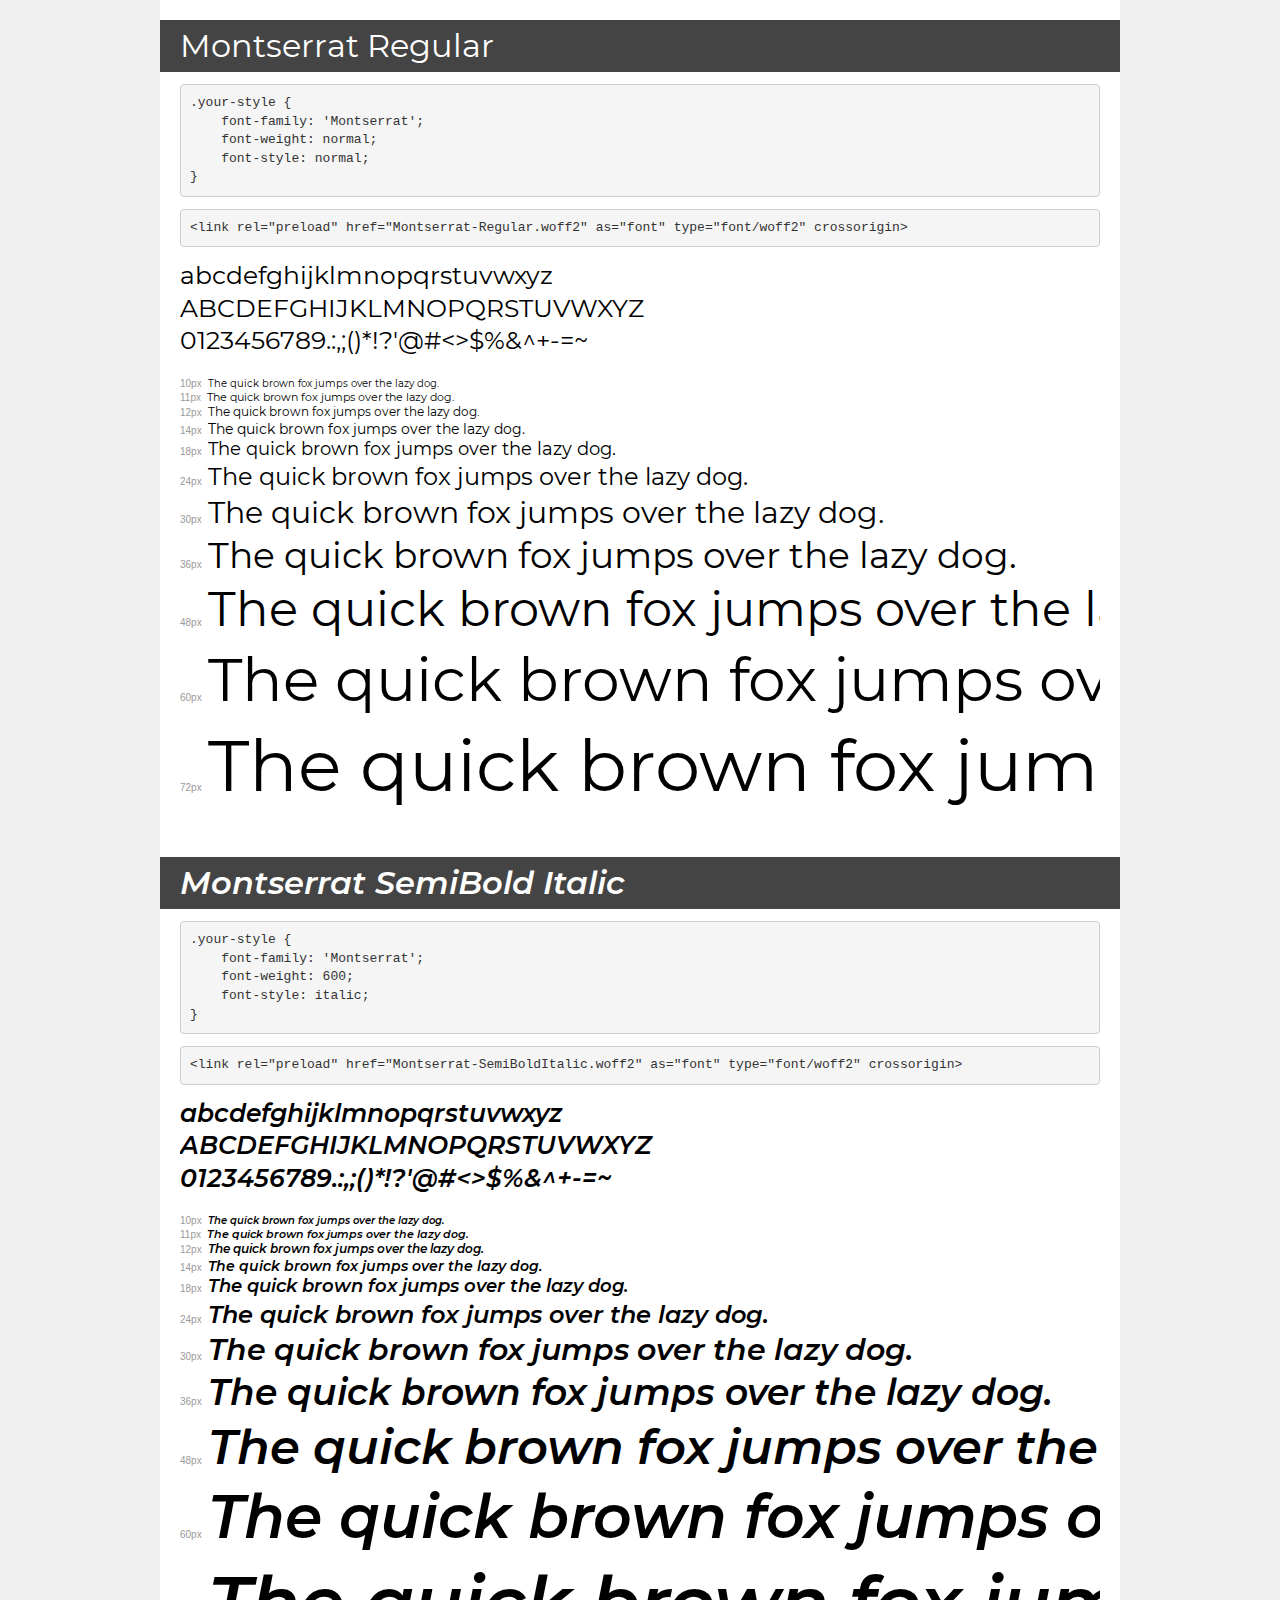
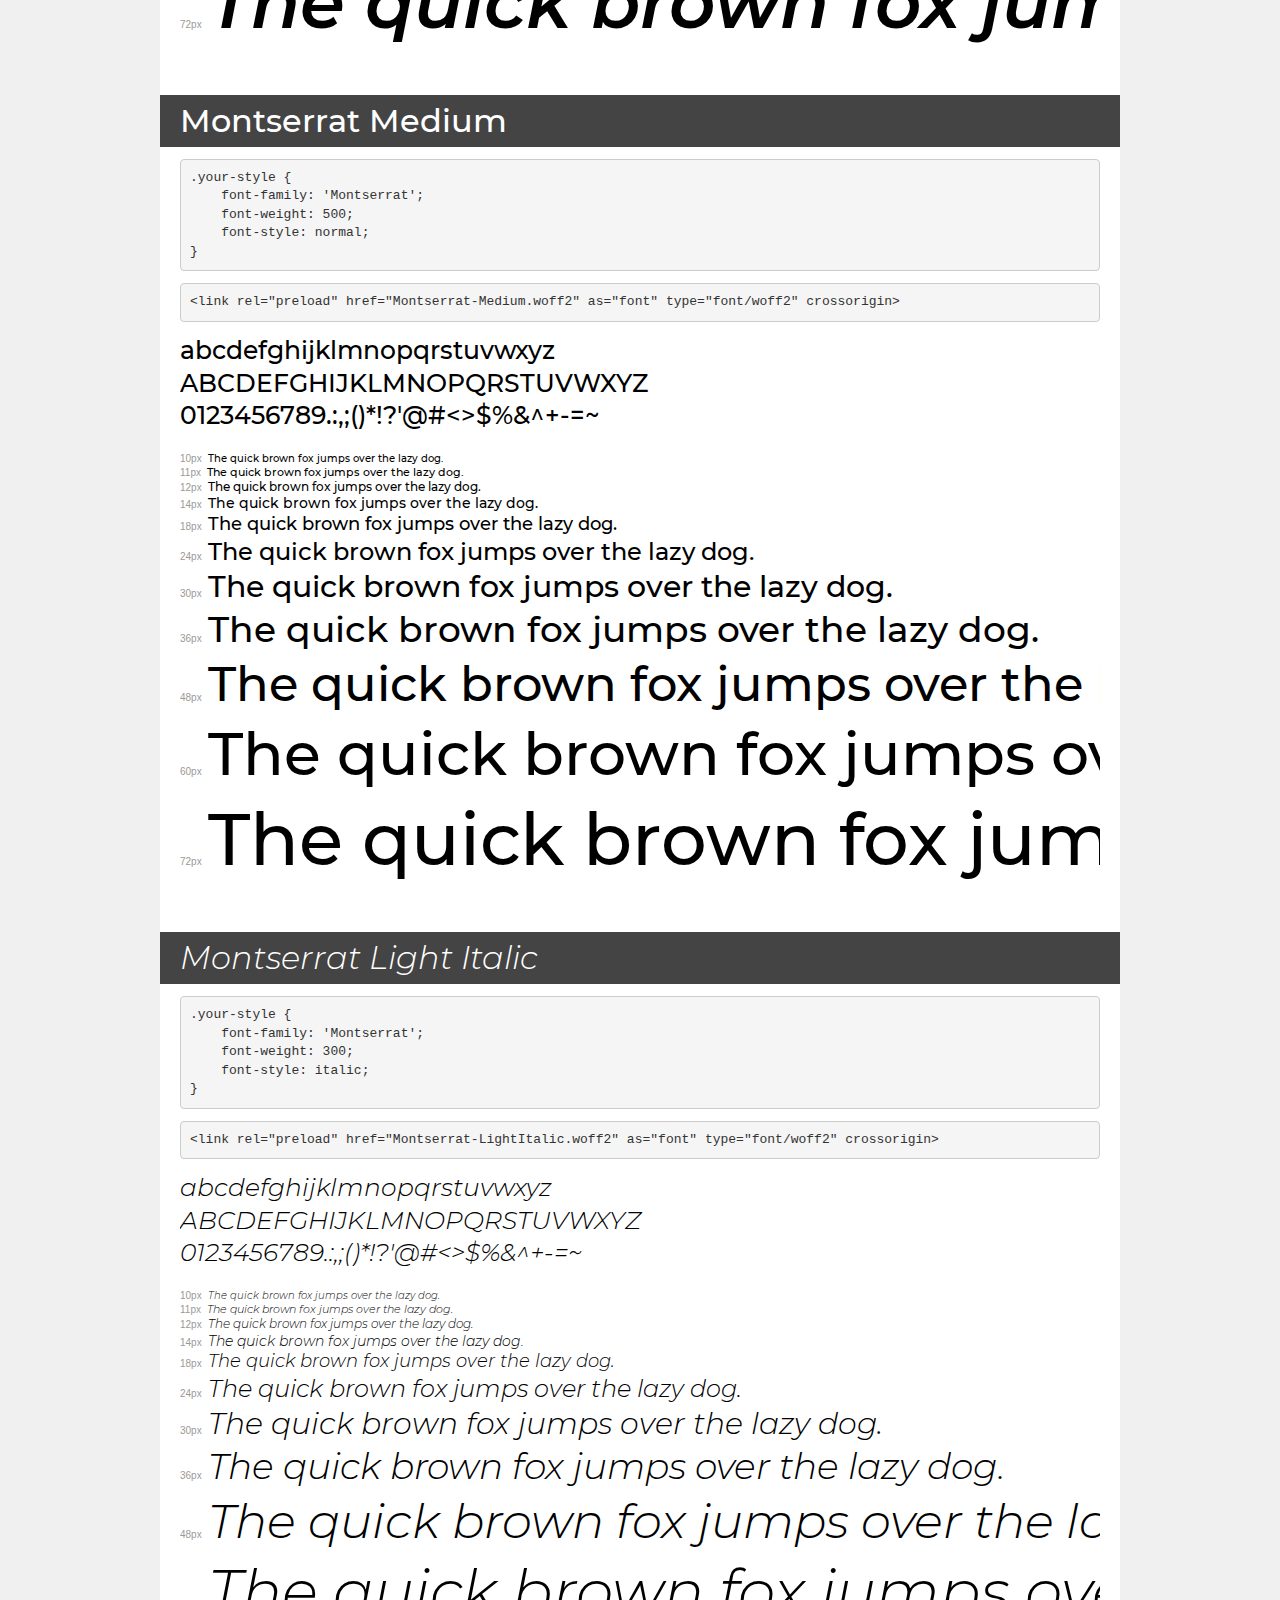
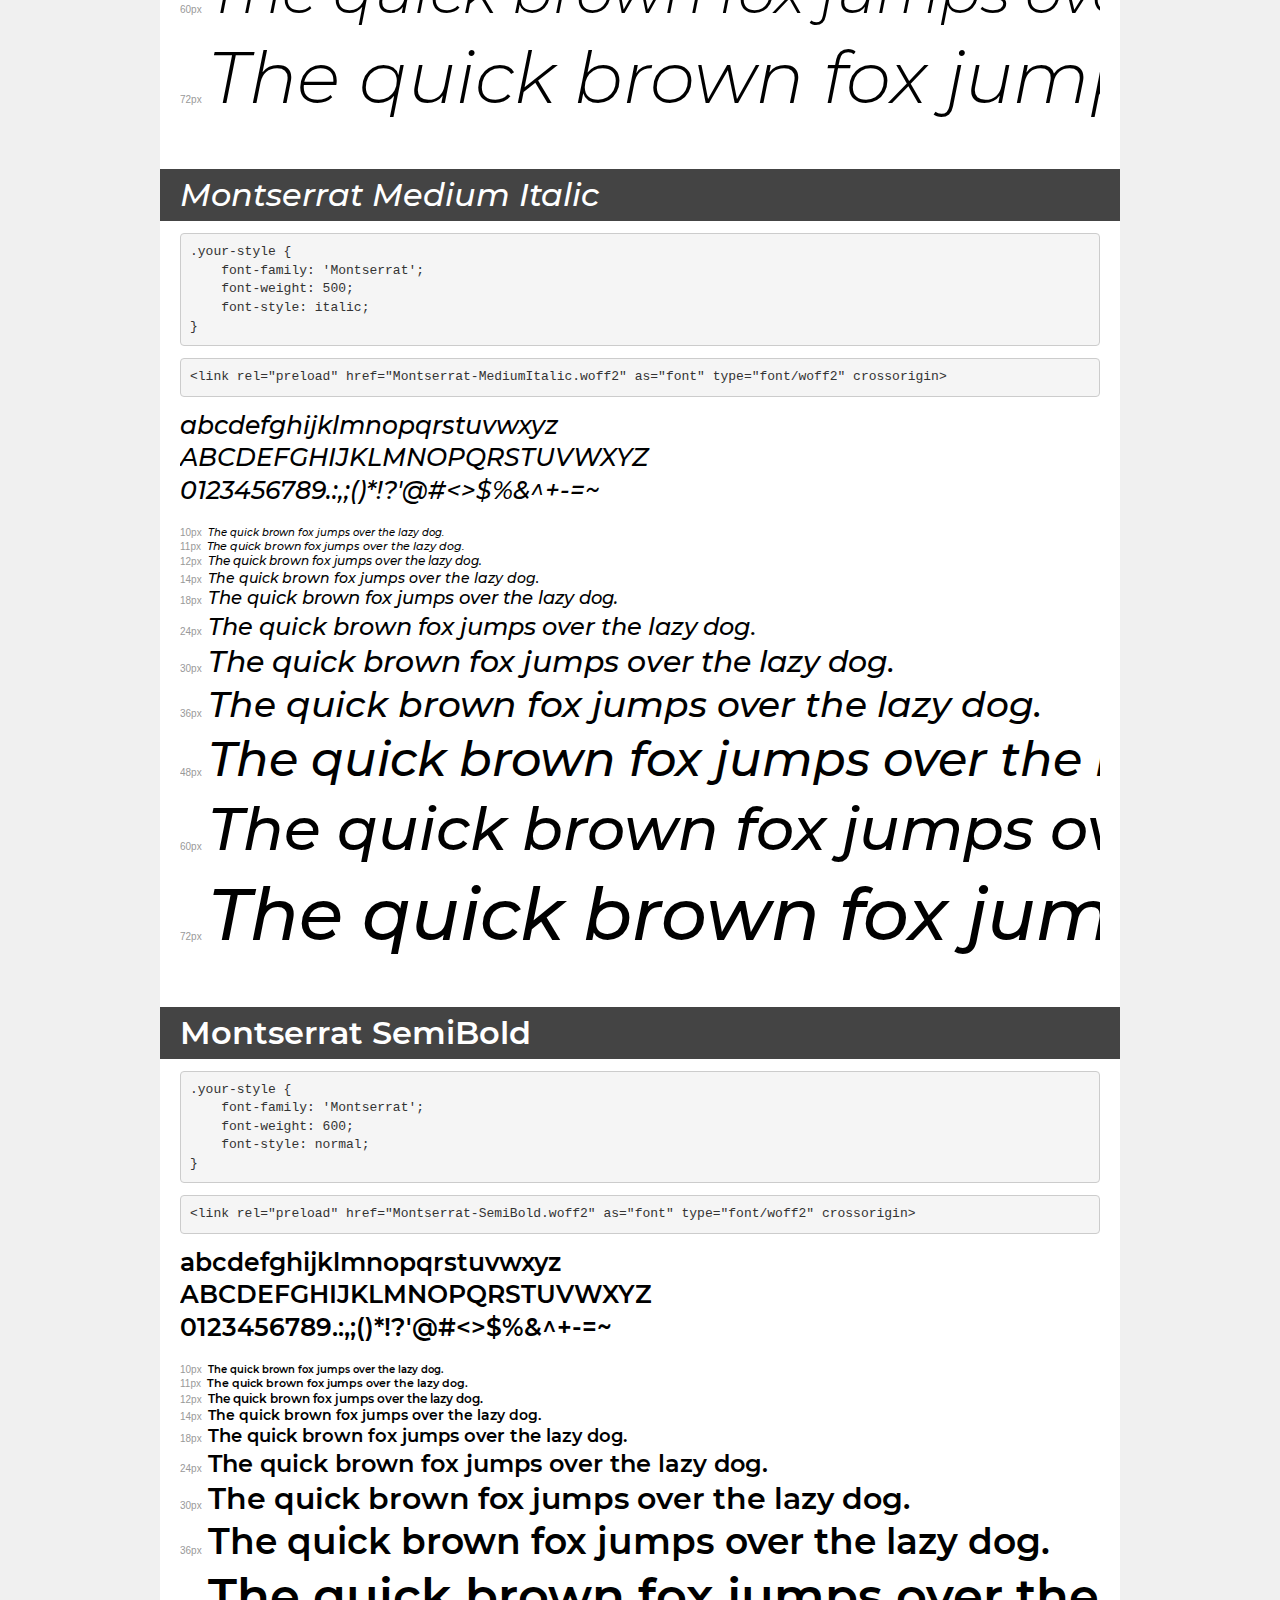
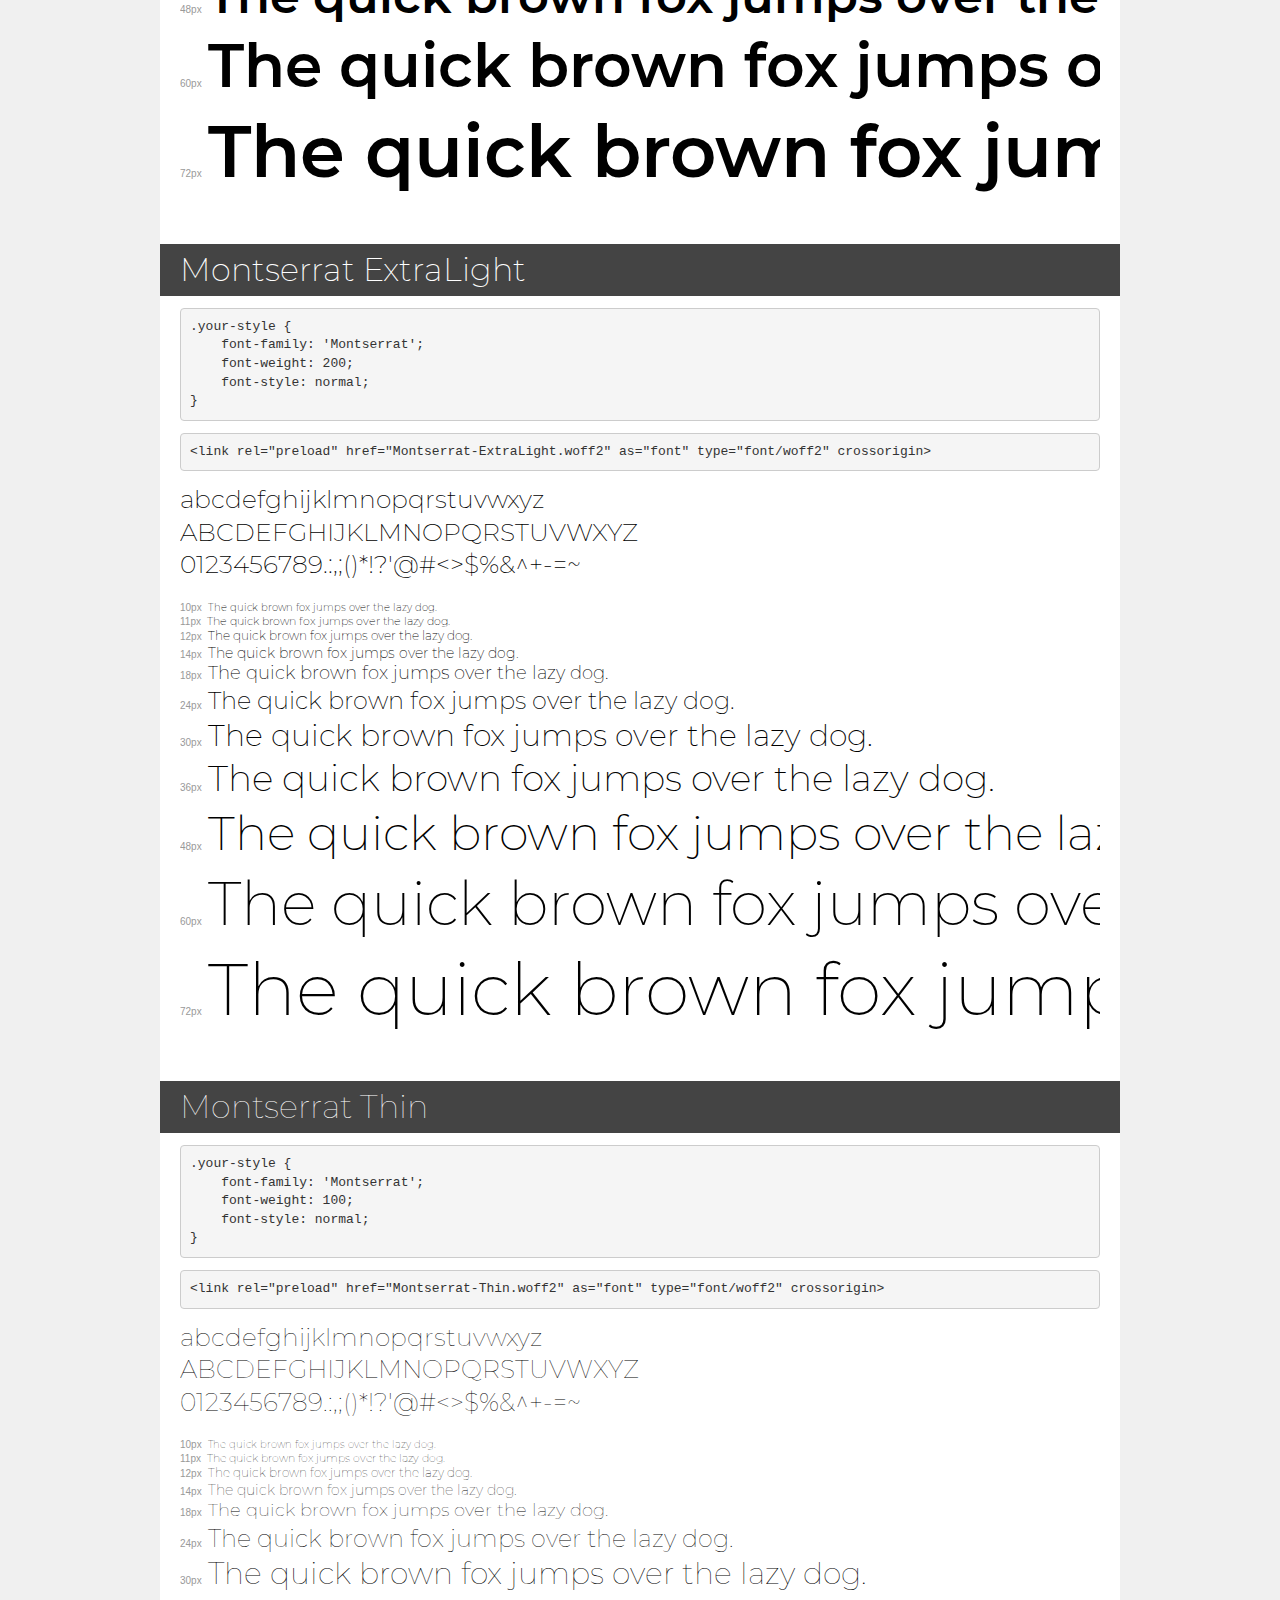
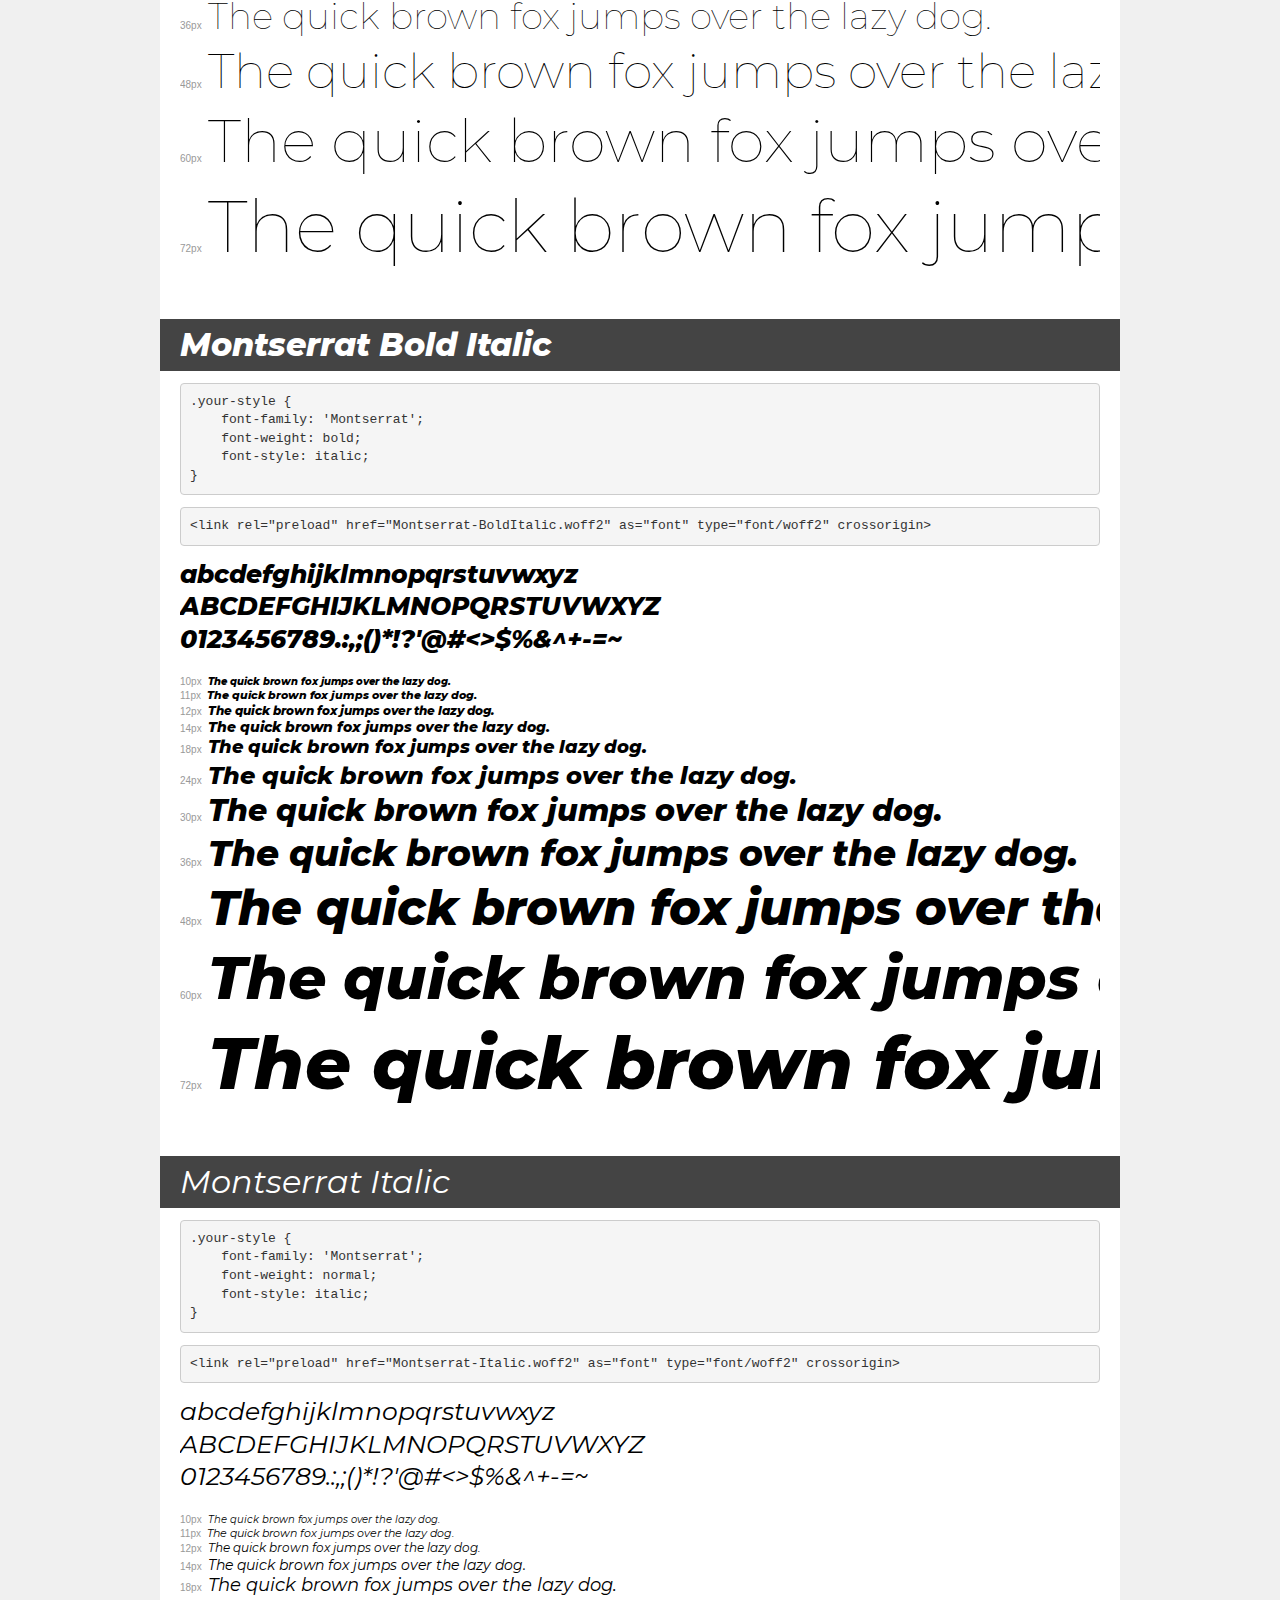
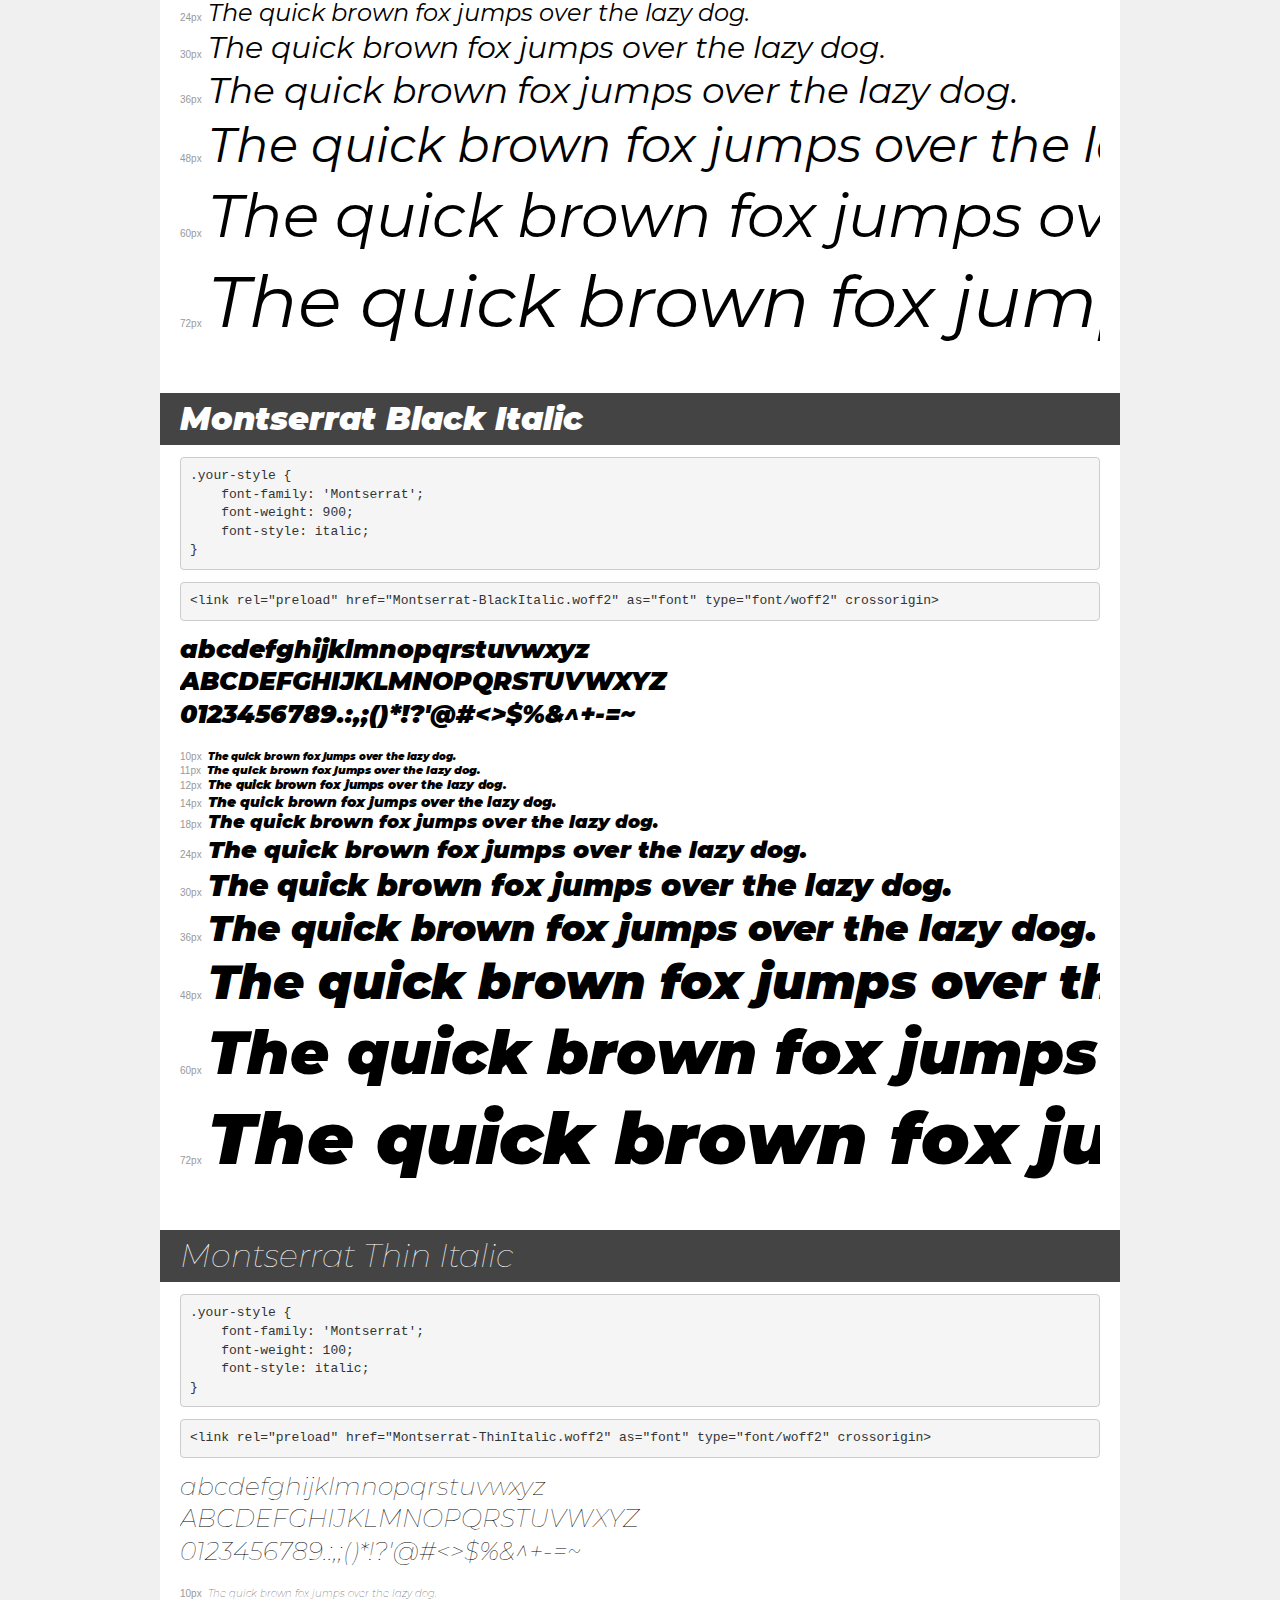
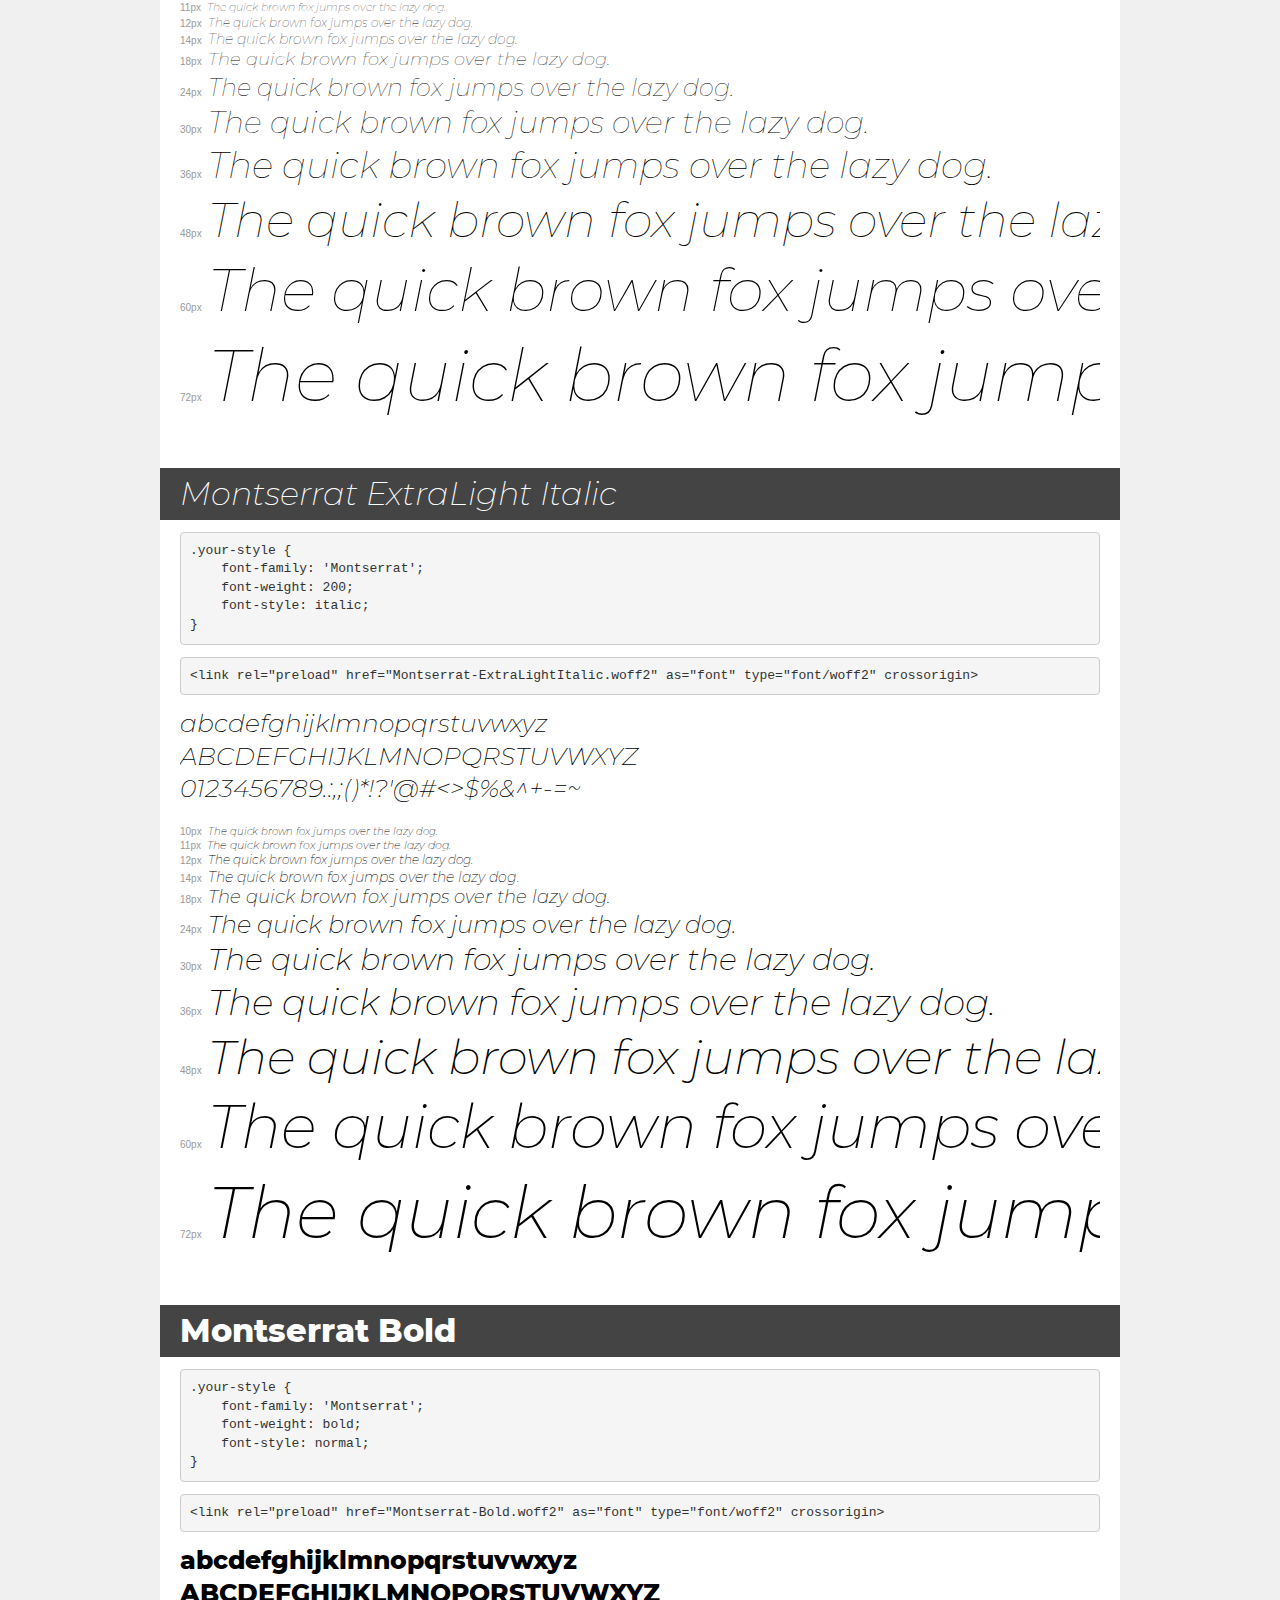
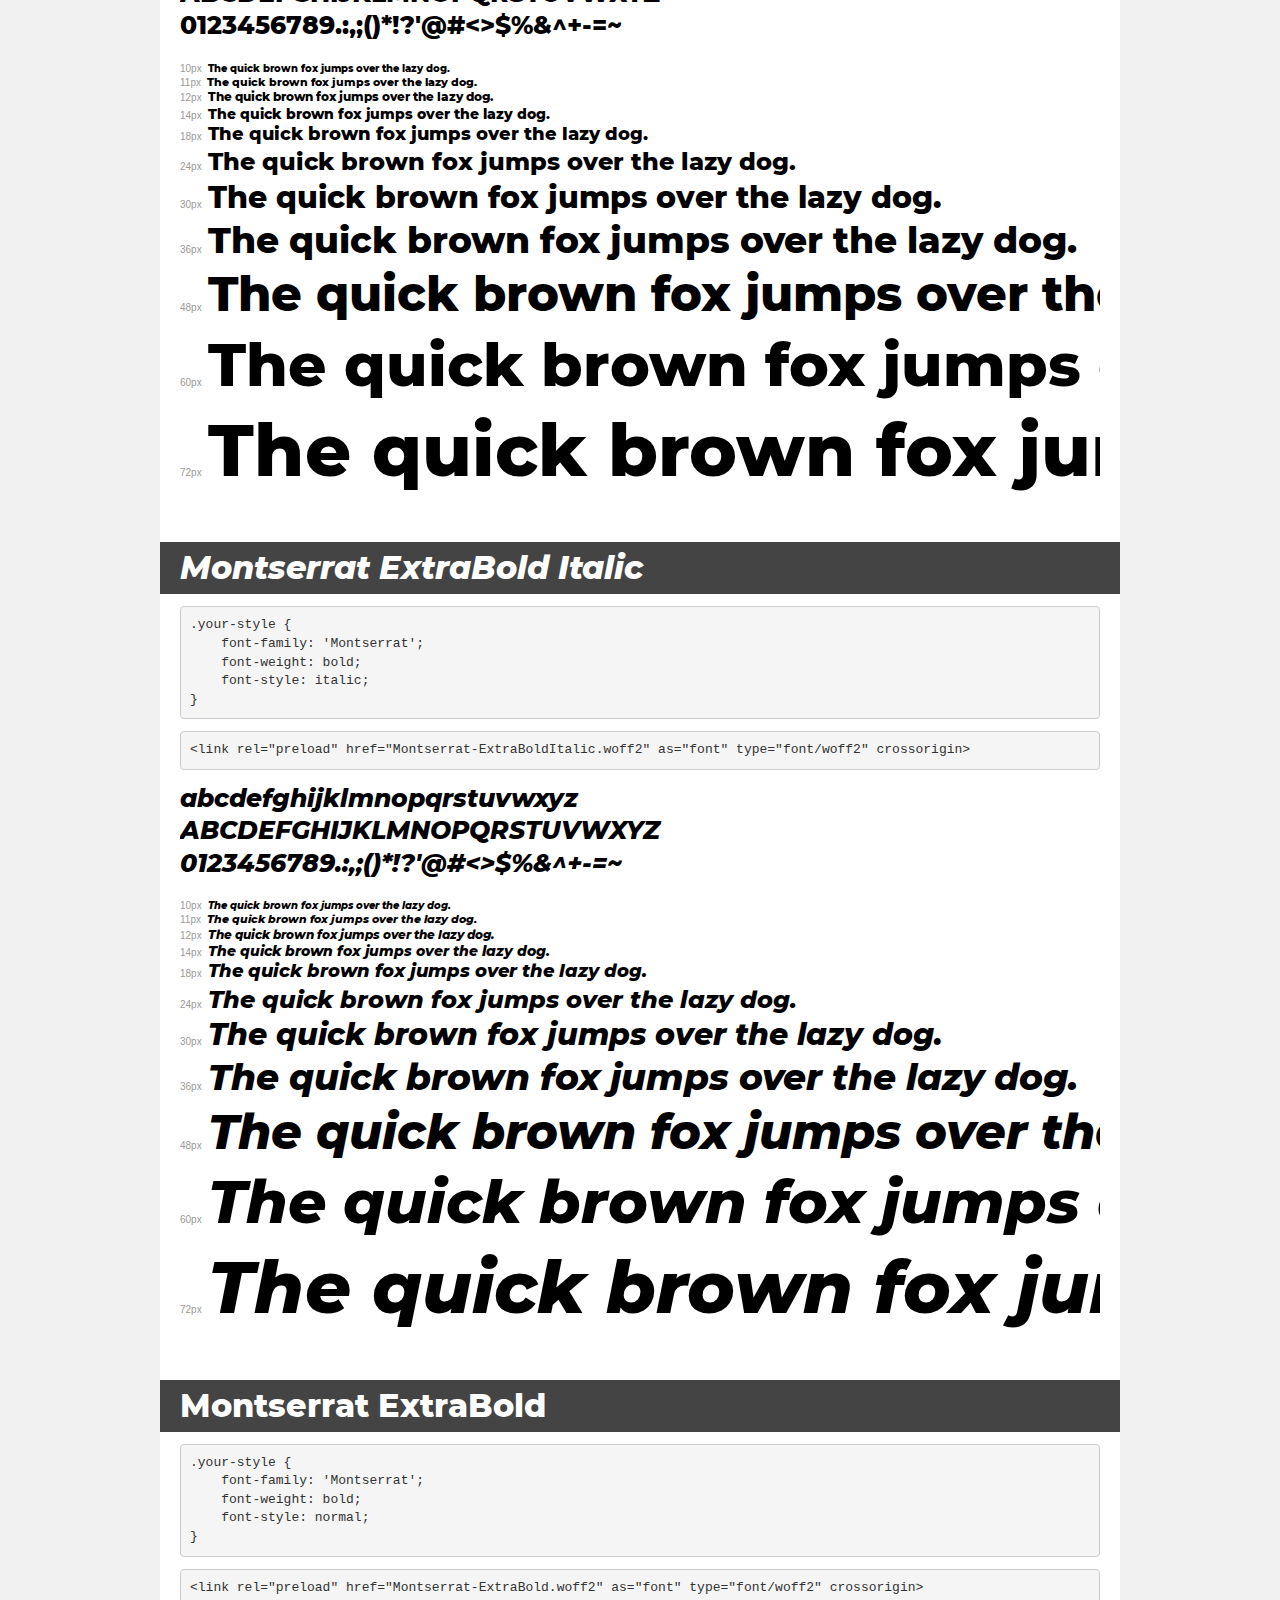
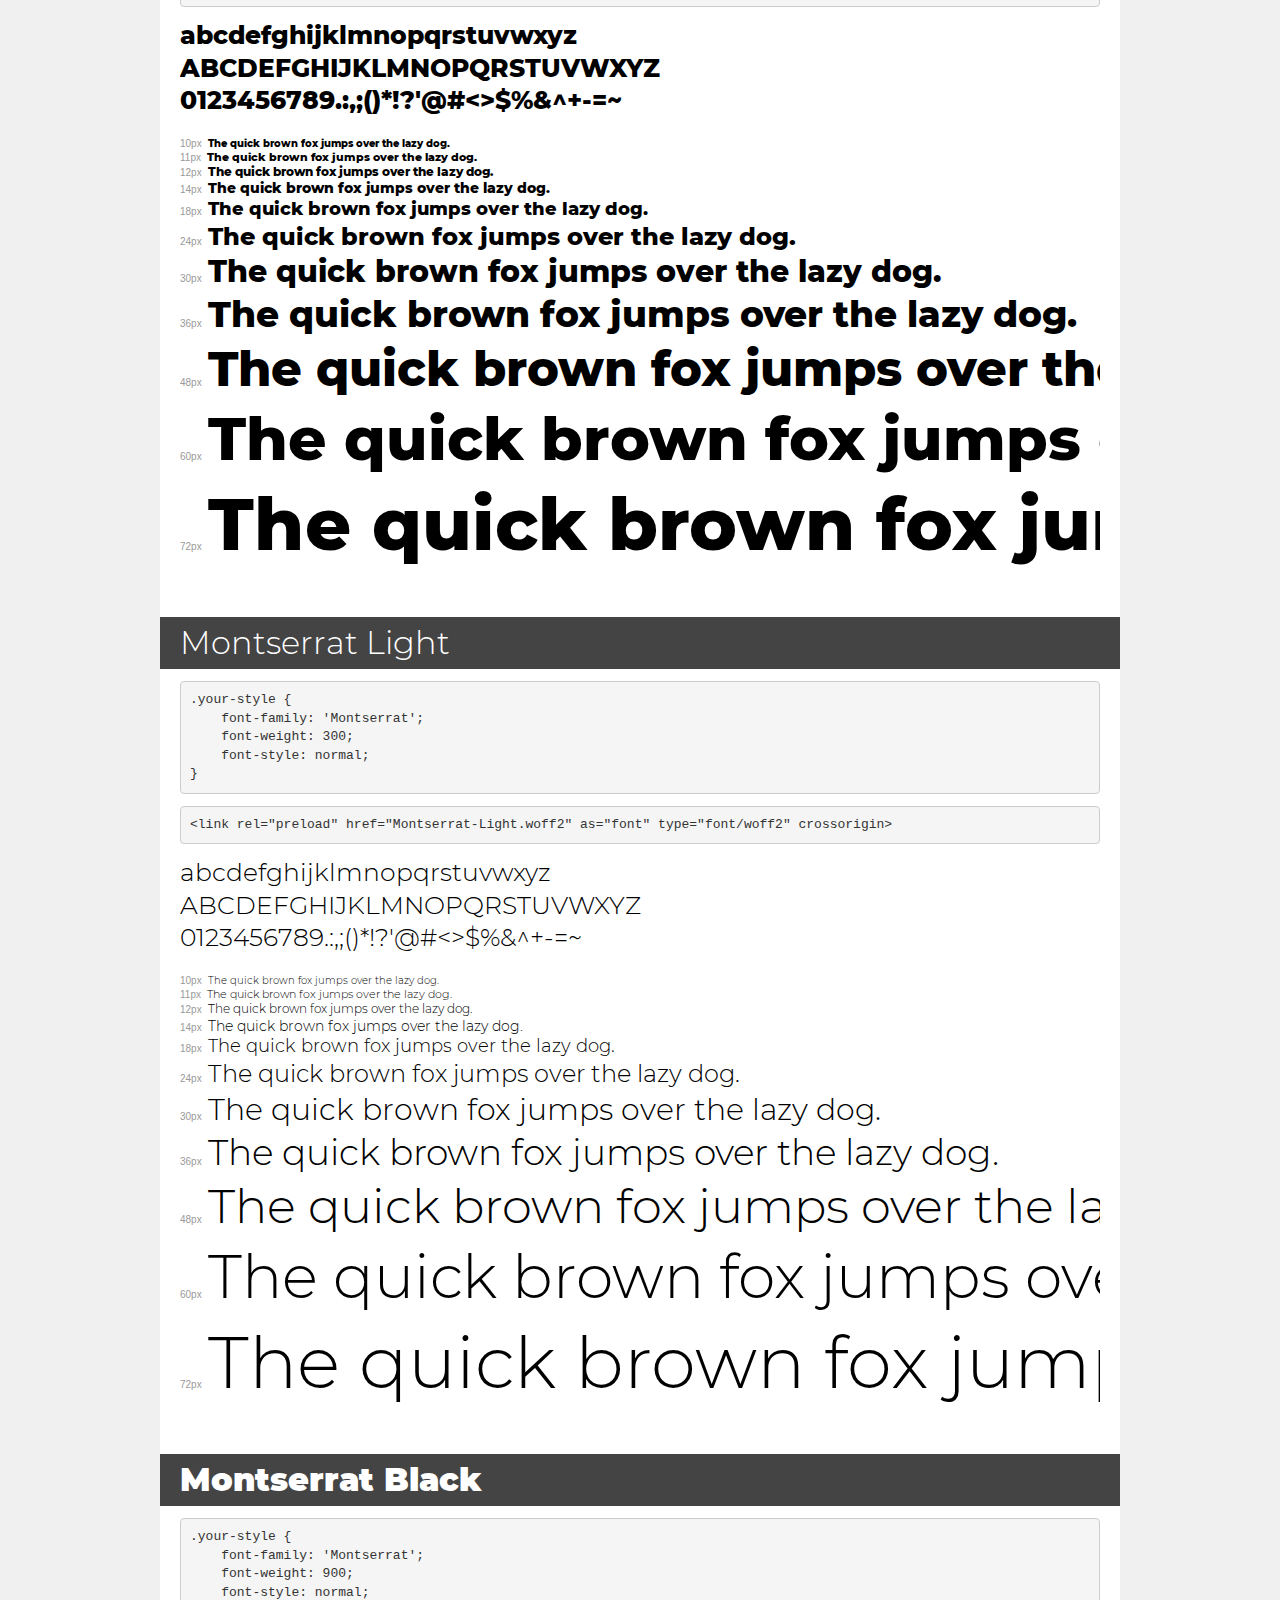
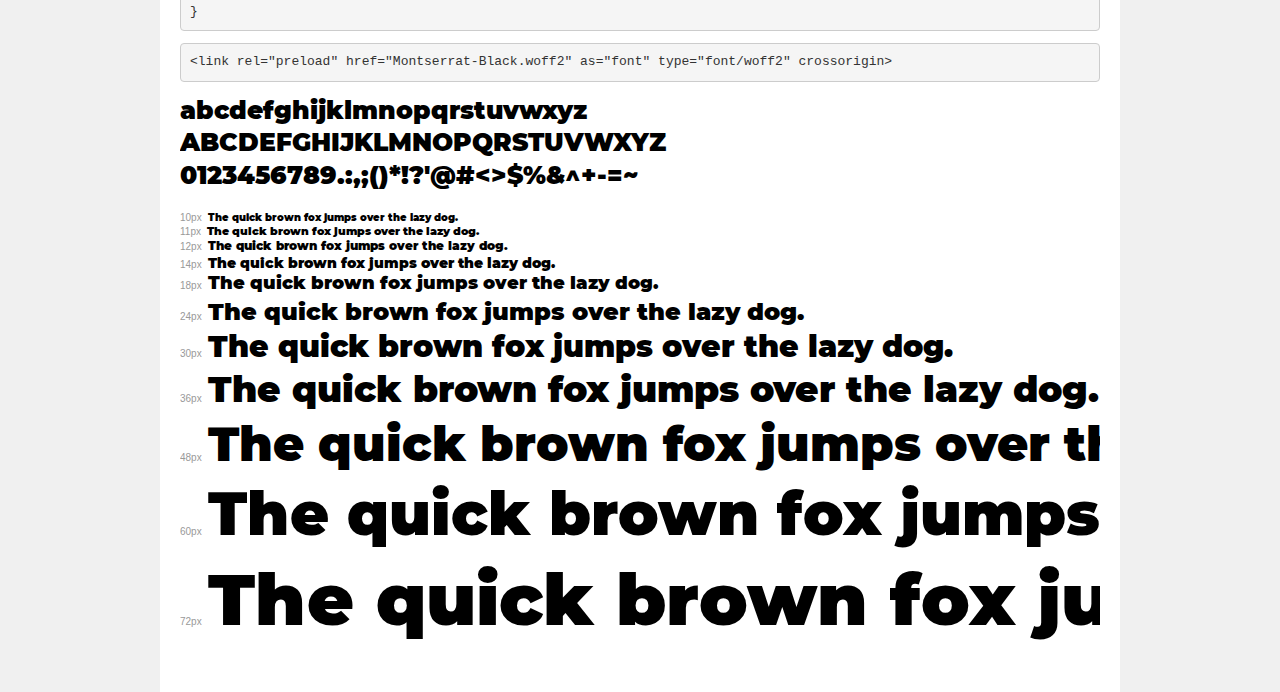
<file: fonts/Montserrat/demo.html>
<!DOCTYPE html>
<html lang="en">
<head>
    <meta charset="utf-8">
    <meta http-equiv="X-UA-Compatible" content="IE=edge">
    <meta name="viewport" content="width=device-width, initial-scale=1">
    <meta name="robots" content="noindex, noarchive">
    <meta name="format-detection" content="telephone=no">
    <title>Transfonter demo</title>
    <link href="stylesheet.css" rel="stylesheet">
    <style>
        /*
        http://meyerweb.com/eric/tools/css/reset/
        v2.0 | 20110126
        License: none (public domain)
        */
        html, body, div, span, applet, object, iframe,
        h1, h2, h3, h4, h5, h6, p, blockquote, pre,
        a, abbr, acronym, address, big, cite, code,
        del, dfn, em, img, ins, kbd, q, s, samp,
        small, strike, strong, sub, sup, tt, var,
        b, u, i, center,
        dl, dt, dd, ol, ul, li,
        fieldset, form, label, legend,
        table, caption, tbody, tfoot, thead, tr, th, td,
        article, aside, canvas, details, embed,
        figure, figcaption, footer, header, hgroup,
        menu, nav, output, ruby, section, summary,
        time, mark, audio, video {
            margin: 0;
            padding: 0;
            border: 0;
            font-size: 100%;
            font: inherit;
            vertical-align: baseline;
        }
        /* HTML5 display-role reset for older browsers */
        article, aside, details, figcaption, figure,
        footer, header, hgroup, menu, nav, section {
            display: block;
        }
        body {
            line-height: 1;
        }
        ol, ul {
            list-style: none;
        }
        blockquote, q {
            quotes: none;
        }
        blockquote:before, blockquote:after,
        q:before, q:after {
            content: '';
            content: none;
        }
        table {
            border-collapse: collapse;
            border-spacing: 0;
        }
        /* demo styles */
        body {
            background: #f0f0f0;
            color: #000;
        }
        .page {
            background: #fff;
            width: 920px;
            margin: 0 auto;
            padding: 20px 20px 0 20px;
            overflow: hidden;
        }
        .font-container {
            overflow-x: auto;
            overflow-y: hidden;
            margin-bottom: 40px;
            line-height: 1.3;
            white-space: nowrap;
            padding-bottom: 5px;
        }
        h1 {
            position: relative;
            background: #444;
            font-size: 32px;
            color: #fff;
            padding: 10px 20px;
            margin: 0 -20px 12px -20px;
        }
        .letters {
            font-size: 25px;
            margin-bottom: 20px;
        }
        .s10:before {
            content: '10px';
        }
        .s11:before {
            content: '11px';
        }
        .s12:before {
            content: '12px';
        }
        .s14:before {
            content: '14px';
        }
        .s18:before {
            content: '18px';
        }
        .s24:before {
            content: '24px';
        }
        .s30:before {
            content: '30px';
        }
        .s36:before {
            content: '36px';
        }
        .s48:before {
            content: '48px';
        }
        .s60:before {
            content: '60px';
        }
        .s72:before {
            content: '72px';
        }
        .s10:before, .s11:before, .s12:before, .s14:before,
        .s18:before, .s24:before, .s30:before, .s36:before,
        .s48:before, .s60:before, .s72:before {
            font-family: Arial, sans-serif;
            font-size: 10px;
            font-weight: normal;
            font-style: normal;
            color: #999;
            padding-right: 6px;
        }
        pre {
            display: block;
            padding: 9px;
            margin: 0 0 12px;
            font-family: Monaco, Menlo, Consolas, "Courier New", monospace;
            font-size: 13px;
            line-height: 1.428571429;
            color: #333;
            font-weight: normal;
            font-style: normal;
            background-color: #f5f5f5;
            border: 1px solid #ccc;
            overflow-x: auto;
            border-radius: 4px;
        }
        /* responsive */
        @media (max-width: 959px) {
            .page {
                width: auto;
                margin: 0;
            }
        }
    </style>
</head>
<body>
<div class="page">
    <div class="demo">
        <h1 style="font-family: 'Montserrat'; font-weight: normal; font-style: normal;">Montserrat Regular</h1>
        <pre title="Usage">.your-style {
    font-family: 'Montserrat';
    font-weight: normal;
    font-style: normal;
}</pre>
        <pre title="Preload (optional)">
&lt;link rel=&quot;preload&quot; href=&quot;Montserrat-Regular.woff2&quot; as=&quot;font&quot; type=&quot;font/woff2&quot; crossorigin&gt;</pre>
        <div class="font-container" style="font-family: 'Montserrat'; font-weight: normal; font-style: normal;">
            <p class="letters">
                abcdefghijklmnopqrstuvwxyz<br>
ABCDEFGHIJKLMNOPQRSTUVWXYZ<br>
                0123456789.:,;()*!?'@#&lt;&gt;$%&^+-=~
            </p>
            <p class="s10" style="font-size: 10px;">The quick brown fox jumps over the lazy dog.</p>
            <p class="s11" style="font-size: 11px;">The quick brown fox jumps over the lazy dog.</p>
            <p class="s12" style="font-size: 12px;">The quick brown fox jumps over the lazy dog.</p>
            <p class="s14" style="font-size: 14px;">The quick brown fox jumps over the lazy dog.</p>
            <p class="s18" style="font-size: 18px;">The quick brown fox jumps over the lazy dog.</p>
            <p class="s24" style="font-size: 24px;">The quick brown fox jumps over the lazy dog.</p>
            <p class="s30" style="font-size: 30px;">The quick brown fox jumps over the lazy dog.</p>
            <p class="s36" style="font-size: 36px;">The quick brown fox jumps over the lazy dog.</p>
            <p class="s48" style="font-size: 48px;">The quick brown fox jumps over the lazy dog.</p>
            <p class="s60" style="font-size: 60px;">The quick brown fox jumps over the lazy dog.</p>
            <p class="s72" style="font-size: 72px;">The quick brown fox jumps over the lazy dog.</p>
        </div>
    </div>

    <div class="demo">
        <h1 style="font-family: 'Montserrat'; font-weight: 600; font-style: italic;">Montserrat SemiBold Italic</h1>
        <pre title="Usage">.your-style {
    font-family: 'Montserrat';
    font-weight: 600;
    font-style: italic;
}</pre>
        <pre title="Preload (optional)">
&lt;link rel=&quot;preload&quot; href=&quot;Montserrat-SemiBoldItalic.woff2&quot; as=&quot;font&quot; type=&quot;font/woff2&quot; crossorigin&gt;</pre>
        <div class="font-container" style="font-family: 'Montserrat'; font-weight: 600; font-style: italic;">
            <p class="letters">
                abcdefghijklmnopqrstuvwxyz<br>
ABCDEFGHIJKLMNOPQRSTUVWXYZ<br>
                0123456789.:,;()*!?'@#&lt;&gt;$%&^+-=~
            </p>
            <p class="s10" style="font-size: 10px;">The quick brown fox jumps over the lazy dog.</p>
            <p class="s11" style="font-size: 11px;">The quick brown fox jumps over the lazy dog.</p>
            <p class="s12" style="font-size: 12px;">The quick brown fox jumps over the lazy dog.</p>
            <p class="s14" style="font-size: 14px;">The quick brown fox jumps over the lazy dog.</p>
            <p class="s18" style="font-size: 18px;">The quick brown fox jumps over the lazy dog.</p>
            <p class="s24" style="font-size: 24px;">The quick brown fox jumps over the lazy dog.</p>
            <p class="s30" style="font-size: 30px;">The quick brown fox jumps over the lazy dog.</p>
            <p class="s36" style="font-size: 36px;">The quick brown fox jumps over the lazy dog.</p>
            <p class="s48" style="font-size: 48px;">The quick brown fox jumps over the lazy dog.</p>
            <p class="s60" style="font-size: 60px;">The quick brown fox jumps over the lazy dog.</p>
            <p class="s72" style="font-size: 72px;">The quick brown fox jumps over the lazy dog.</p>
        </div>
    </div>

    <div class="demo">
        <h1 style="font-family: 'Montserrat'; font-weight: 500; font-style: normal;">Montserrat Medium</h1>
        <pre title="Usage">.your-style {
    font-family: 'Montserrat';
    font-weight: 500;
    font-style: normal;
}</pre>
        <pre title="Preload (optional)">
&lt;link rel=&quot;preload&quot; href=&quot;Montserrat-Medium.woff2&quot; as=&quot;font&quot; type=&quot;font/woff2&quot; crossorigin&gt;</pre>
        <div class="font-container" style="font-family: 'Montserrat'; font-weight: 500; font-style: normal;">
            <p class="letters">
                abcdefghijklmnopqrstuvwxyz<br>
ABCDEFGHIJKLMNOPQRSTUVWXYZ<br>
                0123456789.:,;()*!?'@#&lt;&gt;$%&^+-=~
            </p>
            <p class="s10" style="font-size: 10px;">The quick brown fox jumps over the lazy dog.</p>
            <p class="s11" style="font-size: 11px;">The quick brown fox jumps over the lazy dog.</p>
            <p class="s12" style="font-size: 12px;">The quick brown fox jumps over the lazy dog.</p>
            <p class="s14" style="font-size: 14px;">The quick brown fox jumps over the lazy dog.</p>
            <p class="s18" style="font-size: 18px;">The quick brown fox jumps over the lazy dog.</p>
            <p class="s24" style="font-size: 24px;">The quick brown fox jumps over the lazy dog.</p>
            <p class="s30" style="font-size: 30px;">The quick brown fox jumps over the lazy dog.</p>
            <p class="s36" style="font-size: 36px;">The quick brown fox jumps over the lazy dog.</p>
            <p class="s48" style="font-size: 48px;">The quick brown fox jumps over the lazy dog.</p>
            <p class="s60" style="font-size: 60px;">The quick brown fox jumps over the lazy dog.</p>
            <p class="s72" style="font-size: 72px;">The quick brown fox jumps over the lazy dog.</p>
        </div>
    </div>

    <div class="demo">
        <h1 style="font-family: 'Montserrat'; font-weight: 300; font-style: italic;">Montserrat Light Italic</h1>
        <pre title="Usage">.your-style {
    font-family: 'Montserrat';
    font-weight: 300;
    font-style: italic;
}</pre>
        <pre title="Preload (optional)">
&lt;link rel=&quot;preload&quot; href=&quot;Montserrat-LightItalic.woff2&quot; as=&quot;font&quot; type=&quot;font/woff2&quot; crossorigin&gt;</pre>
        <div class="font-container" style="font-family: 'Montserrat'; font-weight: 300; font-style: italic;">
            <p class="letters">
                abcdefghijklmnopqrstuvwxyz<br>
ABCDEFGHIJKLMNOPQRSTUVWXYZ<br>
                0123456789.:,;()*!?'@#&lt;&gt;$%&^+-=~
            </p>
            <p class="s10" style="font-size: 10px;">The quick brown fox jumps over the lazy dog.</p>
            <p class="s11" style="font-size: 11px;">The quick brown fox jumps over the lazy dog.</p>
            <p class="s12" style="font-size: 12px;">The quick brown fox jumps over the lazy dog.</p>
            <p class="s14" style="font-size: 14px;">The quick brown fox jumps over the lazy dog.</p>
            <p class="s18" style="font-size: 18px;">The quick brown fox jumps over the lazy dog.</p>
            <p class="s24" style="font-size: 24px;">The quick brown fox jumps over the lazy dog.</p>
            <p class="s30" style="font-size: 30px;">The quick brown fox jumps over the lazy dog.</p>
            <p class="s36" style="font-size: 36px;">The quick brown fox jumps over the lazy dog.</p>
            <p class="s48" style="font-size: 48px;">The quick brown fox jumps over the lazy dog.</p>
            <p class="s60" style="font-size: 60px;">The quick brown fox jumps over the lazy dog.</p>
            <p class="s72" style="font-size: 72px;">The quick brown fox jumps over the lazy dog.</p>
        </div>
    </div>

    <div class="demo">
        <h1 style="font-family: 'Montserrat'; font-weight: 500; font-style: italic;">Montserrat Medium Italic</h1>
        <pre title="Usage">.your-style {
    font-family: 'Montserrat';
    font-weight: 500;
    font-style: italic;
}</pre>
        <pre title="Preload (optional)">
&lt;link rel=&quot;preload&quot; href=&quot;Montserrat-MediumItalic.woff2&quot; as=&quot;font&quot; type=&quot;font/woff2&quot; crossorigin&gt;</pre>
        <div class="font-container" style="font-family: 'Montserrat'; font-weight: 500; font-style: italic;">
            <p class="letters">
                abcdefghijklmnopqrstuvwxyz<br>
ABCDEFGHIJKLMNOPQRSTUVWXYZ<br>
                0123456789.:,;()*!?'@#&lt;&gt;$%&^+-=~
            </p>
            <p class="s10" style="font-size: 10px;">The quick brown fox jumps over the lazy dog.</p>
            <p class="s11" style="font-size: 11px;">The quick brown fox jumps over the lazy dog.</p>
            <p class="s12" style="font-size: 12px;">The quick brown fox jumps over the lazy dog.</p>
            <p class="s14" style="font-size: 14px;">The quick brown fox jumps over the lazy dog.</p>
            <p class="s18" style="font-size: 18px;">The quick brown fox jumps over the lazy dog.</p>
            <p class="s24" style="font-size: 24px;">The quick brown fox jumps over the lazy dog.</p>
            <p class="s30" style="font-size: 30px;">The quick brown fox jumps over the lazy dog.</p>
            <p class="s36" style="font-size: 36px;">The quick brown fox jumps over the lazy dog.</p>
            <p class="s48" style="font-size: 48px;">The quick brown fox jumps over the lazy dog.</p>
            <p class="s60" style="font-size: 60px;">The quick brown fox jumps over the lazy dog.</p>
            <p class="s72" style="font-size: 72px;">The quick brown fox jumps over the lazy dog.</p>
        </div>
    </div>

    <div class="demo">
        <h1 style="font-family: 'Montserrat'; font-weight: 600; font-style: normal;">Montserrat SemiBold</h1>
        <pre title="Usage">.your-style {
    font-family: 'Montserrat';
    font-weight: 600;
    font-style: normal;
}</pre>
        <pre title="Preload (optional)">
&lt;link rel=&quot;preload&quot; href=&quot;Montserrat-SemiBold.woff2&quot; as=&quot;font&quot; type=&quot;font/woff2&quot; crossorigin&gt;</pre>
        <div class="font-container" style="font-family: 'Montserrat'; font-weight: 600; font-style: normal;">
            <p class="letters">
                abcdefghijklmnopqrstuvwxyz<br>
ABCDEFGHIJKLMNOPQRSTUVWXYZ<br>
                0123456789.:,;()*!?'@#&lt;&gt;$%&^+-=~
            </p>
            <p class="s10" style="font-size: 10px;">The quick brown fox jumps over the lazy dog.</p>
            <p class="s11" style="font-size: 11px;">The quick brown fox jumps over the lazy dog.</p>
            <p class="s12" style="font-size: 12px;">The quick brown fox jumps over the lazy dog.</p>
            <p class="s14" style="font-size: 14px;">The quick brown fox jumps over the lazy dog.</p>
            <p class="s18" style="font-size: 18px;">The quick brown fox jumps over the lazy dog.</p>
            <p class="s24" style="font-size: 24px;">The quick brown fox jumps over the lazy dog.</p>
            <p class="s30" style="font-size: 30px;">The quick brown fox jumps over the lazy dog.</p>
            <p class="s36" style="font-size: 36px;">The quick brown fox jumps over the lazy dog.</p>
            <p class="s48" style="font-size: 48px;">The quick brown fox jumps over the lazy dog.</p>
            <p class="s60" style="font-size: 60px;">The quick brown fox jumps over the lazy dog.</p>
            <p class="s72" style="font-size: 72px;">The quick brown fox jumps over the lazy dog.</p>
        </div>
    </div>

    <div class="demo">
        <h1 style="font-family: 'Montserrat'; font-weight: 200; font-style: normal;">Montserrat ExtraLight</h1>
        <pre title="Usage">.your-style {
    font-family: 'Montserrat';
    font-weight: 200;
    font-style: normal;
}</pre>
        <pre title="Preload (optional)">
&lt;link rel=&quot;preload&quot; href=&quot;Montserrat-ExtraLight.woff2&quot; as=&quot;font&quot; type=&quot;font/woff2&quot; crossorigin&gt;</pre>
        <div class="font-container" style="font-family: 'Montserrat'; font-weight: 200; font-style: normal;">
            <p class="letters">
                abcdefghijklmnopqrstuvwxyz<br>
ABCDEFGHIJKLMNOPQRSTUVWXYZ<br>
                0123456789.:,;()*!?'@#&lt;&gt;$%&^+-=~
            </p>
            <p class="s10" style="font-size: 10px;">The quick brown fox jumps over the lazy dog.</p>
            <p class="s11" style="font-size: 11px;">The quick brown fox jumps over the lazy dog.</p>
            <p class="s12" style="font-size: 12px;">The quick brown fox jumps over the lazy dog.</p>
            <p class="s14" style="font-size: 14px;">The quick brown fox jumps over the lazy dog.</p>
            <p class="s18" style="font-size: 18px;">The quick brown fox jumps over the lazy dog.</p>
            <p class="s24" style="font-size: 24px;">The quick brown fox jumps over the lazy dog.</p>
            <p class="s30" style="font-size: 30px;">The quick brown fox jumps over the lazy dog.</p>
            <p class="s36" style="font-size: 36px;">The quick brown fox jumps over the lazy dog.</p>
            <p class="s48" style="font-size: 48px;">The quick brown fox jumps over the lazy dog.</p>
            <p class="s60" style="font-size: 60px;">The quick brown fox jumps over the lazy dog.</p>
            <p class="s72" style="font-size: 72px;">The quick brown fox jumps over the lazy dog.</p>
        </div>
    </div>

    <div class="demo">
        <h1 style="font-family: 'Montserrat'; font-weight: 100; font-style: normal;">Montserrat Thin</h1>
        <pre title="Usage">.your-style {
    font-family: 'Montserrat';
    font-weight: 100;
    font-style: normal;
}</pre>
        <pre title="Preload (optional)">
&lt;link rel=&quot;preload&quot; href=&quot;Montserrat-Thin.woff2&quot; as=&quot;font&quot; type=&quot;font/woff2&quot; crossorigin&gt;</pre>
        <div class="font-container" style="font-family: 'Montserrat'; font-weight: 100; font-style: normal;">
            <p class="letters">
                abcdefghijklmnopqrstuvwxyz<br>
ABCDEFGHIJKLMNOPQRSTUVWXYZ<br>
                0123456789.:,;()*!?'@#&lt;&gt;$%&^+-=~
            </p>
            <p class="s10" style="font-size: 10px;">The quick brown fox jumps over the lazy dog.</p>
            <p class="s11" style="font-size: 11px;">The quick brown fox jumps over the lazy dog.</p>
            <p class="s12" style="font-size: 12px;">The quick brown fox jumps over the lazy dog.</p>
            <p class="s14" style="font-size: 14px;">The quick brown fox jumps over the lazy dog.</p>
            <p class="s18" style="font-size: 18px;">The quick brown fox jumps over the lazy dog.</p>
            <p class="s24" style="font-size: 24px;">The quick brown fox jumps over the lazy dog.</p>
            <p class="s30" style="font-size: 30px;">The quick brown fox jumps over the lazy dog.</p>
            <p class="s36" style="font-size: 36px;">The quick brown fox jumps over the lazy dog.</p>
            <p class="s48" style="font-size: 48px;">The quick brown fox jumps over the lazy dog.</p>
            <p class="s60" style="font-size: 60px;">The quick brown fox jumps over the lazy dog.</p>
            <p class="s72" style="font-size: 72px;">The quick brown fox jumps over the lazy dog.</p>
        </div>
    </div>

    <div class="demo">
        <h1 style="font-family: 'Montserrat'; font-weight: bold; font-style: italic;">Montserrat Bold Italic</h1>
        <pre title="Usage">.your-style {
    font-family: 'Montserrat';
    font-weight: bold;
    font-style: italic;
}</pre>
        <pre title="Preload (optional)">
&lt;link rel=&quot;preload&quot; href=&quot;Montserrat-BoldItalic.woff2&quot; as=&quot;font&quot; type=&quot;font/woff2&quot; crossorigin&gt;</pre>
        <div class="font-container" style="font-family: 'Montserrat'; font-weight: bold; font-style: italic;">
            <p class="letters">
                abcdefghijklmnopqrstuvwxyz<br>
ABCDEFGHIJKLMNOPQRSTUVWXYZ<br>
                0123456789.:,;()*!?'@#&lt;&gt;$%&^+-=~
            </p>
            <p class="s10" style="font-size: 10px;">The quick brown fox jumps over the lazy dog.</p>
            <p class="s11" style="font-size: 11px;">The quick brown fox jumps over the lazy dog.</p>
            <p class="s12" style="font-size: 12px;">The quick brown fox jumps over the lazy dog.</p>
            <p class="s14" style="font-size: 14px;">The quick brown fox jumps over the lazy dog.</p>
            <p class="s18" style="font-size: 18px;">The quick brown fox jumps over the lazy dog.</p>
            <p class="s24" style="font-size: 24px;">The quick brown fox jumps over the lazy dog.</p>
            <p class="s30" style="font-size: 30px;">The quick brown fox jumps over the lazy dog.</p>
            <p class="s36" style="font-size: 36px;">The quick brown fox jumps over the lazy dog.</p>
            <p class="s48" style="font-size: 48px;">The quick brown fox jumps over the lazy dog.</p>
            <p class="s60" style="font-size: 60px;">The quick brown fox jumps over the lazy dog.</p>
            <p class="s72" style="font-size: 72px;">The quick brown fox jumps over the lazy dog.</p>
        </div>
    </div>

    <div class="demo">
        <h1 style="font-family: 'Montserrat'; font-weight: normal; font-style: italic;">Montserrat Italic</h1>
        <pre title="Usage">.your-style {
    font-family: 'Montserrat';
    font-weight: normal;
    font-style: italic;
}</pre>
        <pre title="Preload (optional)">
&lt;link rel=&quot;preload&quot; href=&quot;Montserrat-Italic.woff2&quot; as=&quot;font&quot; type=&quot;font/woff2&quot; crossorigin&gt;</pre>
        <div class="font-container" style="font-family: 'Montserrat'; font-weight: normal; font-style: italic;">
            <p class="letters">
                abcdefghijklmnopqrstuvwxyz<br>
ABCDEFGHIJKLMNOPQRSTUVWXYZ<br>
                0123456789.:,;()*!?'@#&lt;&gt;$%&^+-=~
            </p>
            <p class="s10" style="font-size: 10px;">The quick brown fox jumps over the lazy dog.</p>
            <p class="s11" style="font-size: 11px;">The quick brown fox jumps over the lazy dog.</p>
            <p class="s12" style="font-size: 12px;">The quick brown fox jumps over the lazy dog.</p>
            <p class="s14" style="font-size: 14px;">The quick brown fox jumps over the lazy dog.</p>
            <p class="s18" style="font-size: 18px;">The quick brown fox jumps over the lazy dog.</p>
            <p class="s24" style="font-size: 24px;">The quick brown fox jumps over the lazy dog.</p>
            <p class="s30" style="font-size: 30px;">The quick brown fox jumps over the lazy dog.</p>
            <p class="s36" style="font-size: 36px;">The quick brown fox jumps over the lazy dog.</p>
            <p class="s48" style="font-size: 48px;">The quick brown fox jumps over the lazy dog.</p>
            <p class="s60" style="font-size: 60px;">The quick brown fox jumps over the lazy dog.</p>
            <p class="s72" style="font-size: 72px;">The quick brown fox jumps over the lazy dog.</p>
        </div>
    </div>

    <div class="demo">
        <h1 style="font-family: 'Montserrat'; font-weight: 900; font-style: italic;">Montserrat Black Italic</h1>
        <pre title="Usage">.your-style {
    font-family: 'Montserrat';
    font-weight: 900;
    font-style: italic;
}</pre>
        <pre title="Preload (optional)">
&lt;link rel=&quot;preload&quot; href=&quot;Montserrat-BlackItalic.woff2&quot; as=&quot;font&quot; type=&quot;font/woff2&quot; crossorigin&gt;</pre>
        <div class="font-container" style="font-family: 'Montserrat'; font-weight: 900; font-style: italic;">
            <p class="letters">
                abcdefghijklmnopqrstuvwxyz<br>
ABCDEFGHIJKLMNOPQRSTUVWXYZ<br>
                0123456789.:,;()*!?'@#&lt;&gt;$%&^+-=~
            </p>
            <p class="s10" style="font-size: 10px;">The quick brown fox jumps over the lazy dog.</p>
            <p class="s11" style="font-size: 11px;">The quick brown fox jumps over the lazy dog.</p>
            <p class="s12" style="font-size: 12px;">The quick brown fox jumps over the lazy dog.</p>
            <p class="s14" style="font-size: 14px;">The quick brown fox jumps over the lazy dog.</p>
            <p class="s18" style="font-size: 18px;">The quick brown fox jumps over the lazy dog.</p>
            <p class="s24" style="font-size: 24px;">The quick brown fox jumps over the lazy dog.</p>
            <p class="s30" style="font-size: 30px;">The quick brown fox jumps over the lazy dog.</p>
            <p class="s36" style="font-size: 36px;">The quick brown fox jumps over the lazy dog.</p>
            <p class="s48" style="font-size: 48px;">The quick brown fox jumps over the lazy dog.</p>
            <p class="s60" style="font-size: 60px;">The quick brown fox jumps over the lazy dog.</p>
            <p class="s72" style="font-size: 72px;">The quick brown fox jumps over the lazy dog.</p>
        </div>
    </div>

    <div class="demo">
        <h1 style="font-family: 'Montserrat'; font-weight: 100; font-style: italic;">Montserrat Thin Italic</h1>
        <pre title="Usage">.your-style {
    font-family: 'Montserrat';
    font-weight: 100;
    font-style: italic;
}</pre>
        <pre title="Preload (optional)">
&lt;link rel=&quot;preload&quot; href=&quot;Montserrat-ThinItalic.woff2&quot; as=&quot;font&quot; type=&quot;font/woff2&quot; crossorigin&gt;</pre>
        <div class="font-container" style="font-family: 'Montserrat'; font-weight: 100; font-style: italic;">
            <p class="letters">
                abcdefghijklmnopqrstuvwxyz<br>
ABCDEFGHIJKLMNOPQRSTUVWXYZ<br>
                0123456789.:,;()*!?'@#&lt;&gt;$%&^+-=~
            </p>
            <p class="s10" style="font-size: 10px;">The quick brown fox jumps over the lazy dog.</p>
            <p class="s11" style="font-size: 11px;">The quick brown fox jumps over the lazy dog.</p>
            <p class="s12" style="font-size: 12px;">The quick brown fox jumps over the lazy dog.</p>
            <p class="s14" style="font-size: 14px;">The quick brown fox jumps over the lazy dog.</p>
            <p class="s18" style="font-size: 18px;">The quick brown fox jumps over the lazy dog.</p>
            <p class="s24" style="font-size: 24px;">The quick brown fox jumps over the lazy dog.</p>
            <p class="s30" style="font-size: 30px;">The quick brown fox jumps over the lazy dog.</p>
            <p class="s36" style="font-size: 36px;">The quick brown fox jumps over the lazy dog.</p>
            <p class="s48" style="font-size: 48px;">The quick brown fox jumps over the lazy dog.</p>
            <p class="s60" style="font-size: 60px;">The quick brown fox jumps over the lazy dog.</p>
            <p class="s72" style="font-size: 72px;">The quick brown fox jumps over the lazy dog.</p>
        </div>
    </div>

    <div class="demo">
        <h1 style="font-family: 'Montserrat'; font-weight: 200; font-style: italic;">Montserrat ExtraLight Italic</h1>
        <pre title="Usage">.your-style {
    font-family: 'Montserrat';
    font-weight: 200;
    font-style: italic;
}</pre>
        <pre title="Preload (optional)">
&lt;link rel=&quot;preload&quot; href=&quot;Montserrat-ExtraLightItalic.woff2&quot; as=&quot;font&quot; type=&quot;font/woff2&quot; crossorigin&gt;</pre>
        <div class="font-container" style="font-family: 'Montserrat'; font-weight: 200; font-style: italic;">
            <p class="letters">
                abcdefghijklmnopqrstuvwxyz<br>
ABCDEFGHIJKLMNOPQRSTUVWXYZ<br>
                0123456789.:,;()*!?'@#&lt;&gt;$%&^+-=~
            </p>
            <p class="s10" style="font-size: 10px;">The quick brown fox jumps over the lazy dog.</p>
            <p class="s11" style="font-size: 11px;">The quick brown fox jumps over the lazy dog.</p>
            <p class="s12" style="font-size: 12px;">The quick brown fox jumps over the lazy dog.</p>
            <p class="s14" style="font-size: 14px;">The quick brown fox jumps over the lazy dog.</p>
            <p class="s18" style="font-size: 18px;">The quick brown fox jumps over the lazy dog.</p>
            <p class="s24" style="font-size: 24px;">The quick brown fox jumps over the lazy dog.</p>
            <p class="s30" style="font-size: 30px;">The quick brown fox jumps over the lazy dog.</p>
            <p class="s36" style="font-size: 36px;">The quick brown fox jumps over the lazy dog.</p>
            <p class="s48" style="font-size: 48px;">The quick brown fox jumps over the lazy dog.</p>
            <p class="s60" style="font-size: 60px;">The quick brown fox jumps over the lazy dog.</p>
            <p class="s72" style="font-size: 72px;">The quick brown fox jumps over the lazy dog.</p>
        </div>
    </div>

    <div class="demo">
        <h1 style="font-family: 'Montserrat'; font-weight: bold; font-style: normal;">Montserrat Bold</h1>
        <pre title="Usage">.your-style {
    font-family: 'Montserrat';
    font-weight: bold;
    font-style: normal;
}</pre>
        <pre title="Preload (optional)">
&lt;link rel=&quot;preload&quot; href=&quot;Montserrat-Bold.woff2&quot; as=&quot;font&quot; type=&quot;font/woff2&quot; crossorigin&gt;</pre>
        <div class="font-container" style="font-family: 'Montserrat'; font-weight: bold; font-style: normal;">
            <p class="letters">
                abcdefghijklmnopqrstuvwxyz<br>
ABCDEFGHIJKLMNOPQRSTUVWXYZ<br>
                0123456789.:,;()*!?'@#&lt;&gt;$%&^+-=~
            </p>
            <p class="s10" style="font-size: 10px;">The quick brown fox jumps over the lazy dog.</p>
            <p class="s11" style="font-size: 11px;">The quick brown fox jumps over the lazy dog.</p>
            <p class="s12" style="font-size: 12px;">The quick brown fox jumps over the lazy dog.</p>
            <p class="s14" style="font-size: 14px;">The quick brown fox jumps over the lazy dog.</p>
            <p class="s18" style="font-size: 18px;">The quick brown fox jumps over the lazy dog.</p>
            <p class="s24" style="font-size: 24px;">The quick brown fox jumps over the lazy dog.</p>
            <p class="s30" style="font-size: 30px;">The quick brown fox jumps over the lazy dog.</p>
            <p class="s36" style="font-size: 36px;">The quick brown fox jumps over the lazy dog.</p>
            <p class="s48" style="font-size: 48px;">The quick brown fox jumps over the lazy dog.</p>
            <p class="s60" style="font-size: 60px;">The quick brown fox jumps over the lazy dog.</p>
            <p class="s72" style="font-size: 72px;">The quick brown fox jumps over the lazy dog.</p>
        </div>
    </div>

    <div class="demo">
        <h1 style="font-family: 'Montserrat'; font-weight: bold; font-style: italic;">Montserrat ExtraBold Italic</h1>
        <pre title="Usage">.your-style {
    font-family: 'Montserrat';
    font-weight: bold;
    font-style: italic;
}</pre>
        <pre title="Preload (optional)">
&lt;link rel=&quot;preload&quot; href=&quot;Montserrat-ExtraBoldItalic.woff2&quot; as=&quot;font&quot; type=&quot;font/woff2&quot; crossorigin&gt;</pre>
        <div class="font-container" style="font-family: 'Montserrat'; font-weight: bold; font-style: italic;">
            <p class="letters">
                abcdefghijklmnopqrstuvwxyz<br>
ABCDEFGHIJKLMNOPQRSTUVWXYZ<br>
                0123456789.:,;()*!?'@#&lt;&gt;$%&^+-=~
            </p>
            <p class="s10" style="font-size: 10px;">The quick brown fox jumps over the lazy dog.</p>
            <p class="s11" style="font-size: 11px;">The quick brown fox jumps over the lazy dog.</p>
            <p class="s12" style="font-size: 12px;">The quick brown fox jumps over the lazy dog.</p>
            <p class="s14" style="font-size: 14px;">The quick brown fox jumps over the lazy dog.</p>
            <p class="s18" style="font-size: 18px;">The quick brown fox jumps over the lazy dog.</p>
            <p class="s24" style="font-size: 24px;">The quick brown fox jumps over the lazy dog.</p>
            <p class="s30" style="font-size: 30px;">The quick brown fox jumps over the lazy dog.</p>
            <p class="s36" style="font-size: 36px;">The quick brown fox jumps over the lazy dog.</p>
            <p class="s48" style="font-size: 48px;">The quick brown fox jumps over the lazy dog.</p>
            <p class="s60" style="font-size: 60px;">The quick brown fox jumps over the lazy dog.</p>
            <p class="s72" style="font-size: 72px;">The quick brown fox jumps over the lazy dog.</p>
        </div>
    </div>

    <div class="demo">
        <h1 style="font-family: 'Montserrat'; font-weight: bold; font-style: normal;">Montserrat ExtraBold</h1>
        <pre title="Usage">.your-style {
    font-family: 'Montserrat';
    font-weight: bold;
    font-style: normal;
}</pre>
        <pre title="Preload (optional)">
&lt;link rel=&quot;preload&quot; href=&quot;Montserrat-ExtraBold.woff2&quot; as=&quot;font&quot; type=&quot;font/woff2&quot; crossorigin&gt;</pre>
        <div class="font-container" style="font-family: 'Montserrat'; font-weight: bold; font-style: normal;">
            <p class="letters">
                abcdefghijklmnopqrstuvwxyz<br>
ABCDEFGHIJKLMNOPQRSTUVWXYZ<br>
                0123456789.:,;()*!?'@#&lt;&gt;$%&^+-=~
            </p>
            <p class="s10" style="font-size: 10px;">The quick brown fox jumps over the lazy dog.</p>
            <p class="s11" style="font-size: 11px;">The quick brown fox jumps over the lazy dog.</p>
            <p class="s12" style="font-size: 12px;">The quick brown fox jumps over the lazy dog.</p>
            <p class="s14" style="font-size: 14px;">The quick brown fox jumps over the lazy dog.</p>
            <p class="s18" style="font-size: 18px;">The quick brown fox jumps over the lazy dog.</p>
            <p class="s24" style="font-size: 24px;">The quick brown fox jumps over the lazy dog.</p>
            <p class="s30" style="font-size: 30px;">The quick brown fox jumps over the lazy dog.</p>
            <p class="s36" style="font-size: 36px;">The quick brown fox jumps over the lazy dog.</p>
            <p class="s48" style="font-size: 48px;">The quick brown fox jumps over the lazy dog.</p>
            <p class="s60" style="font-size: 60px;">The quick brown fox jumps over the lazy dog.</p>
            <p class="s72" style="font-size: 72px;">The quick brown fox jumps over the lazy dog.</p>
        </div>
    </div>

    <div class="demo">
        <h1 style="font-family: 'Montserrat'; font-weight: 300; font-style: normal;">Montserrat Light</h1>
        <pre title="Usage">.your-style {
    font-family: 'Montserrat';
    font-weight: 300;
    font-style: normal;
}</pre>
        <pre title="Preload (optional)">
&lt;link rel=&quot;preload&quot; href=&quot;Montserrat-Light.woff2&quot; as=&quot;font&quot; type=&quot;font/woff2&quot; crossorigin&gt;</pre>
        <div class="font-container" style="font-family: 'Montserrat'; font-weight: 300; font-style: normal;">
            <p class="letters">
                abcdefghijklmnopqrstuvwxyz<br>
ABCDEFGHIJKLMNOPQRSTUVWXYZ<br>
                0123456789.:,;()*!?'@#&lt;&gt;$%&^+-=~
            </p>
            <p class="s10" style="font-size: 10px;">The quick brown fox jumps over the lazy dog.</p>
            <p class="s11" style="font-size: 11px;">The quick brown fox jumps over the lazy dog.</p>
            <p class="s12" style="font-size: 12px;">The quick brown fox jumps over the lazy dog.</p>
            <p class="s14" style="font-size: 14px;">The quick brown fox jumps over the lazy dog.</p>
            <p class="s18" style="font-size: 18px;">The quick brown fox jumps over the lazy dog.</p>
            <p class="s24" style="font-size: 24px;">The quick brown fox jumps over the lazy dog.</p>
            <p class="s30" style="font-size: 30px;">The quick brown fox jumps over the lazy dog.</p>
            <p class="s36" style="font-size: 36px;">The quick brown fox jumps over the lazy dog.</p>
            <p class="s48" style="font-size: 48px;">The quick brown fox jumps over the lazy dog.</p>
            <p class="s60" style="font-size: 60px;">The quick brown fox jumps over the lazy dog.</p>
            <p class="s72" style="font-size: 72px;">The quick brown fox jumps over the lazy dog.</p>
        </div>
    </div>

    <div class="demo">
        <h1 style="font-family: 'Montserrat'; font-weight: 900; font-style: normal;">Montserrat Black</h1>
        <pre title="Usage">.your-style {
    font-family: 'Montserrat';
    font-weight: 900;
    font-style: normal;
}</pre>
        <pre title="Preload (optional)">
&lt;link rel=&quot;preload&quot; href=&quot;Montserrat-Black.woff2&quot; as=&quot;font&quot; type=&quot;font/woff2&quot; crossorigin&gt;</pre>
        <div class="font-container" style="font-family: 'Montserrat'; font-weight: 900; font-style: normal;">
            <p class="letters">
                abcdefghijklmnopqrstuvwxyz<br>
ABCDEFGHIJKLMNOPQRSTUVWXYZ<br>
                0123456789.:,;()*!?'@#&lt;&gt;$%&^+-=~
            </p>
            <p class="s10" style="font-size: 10px;">The quick brown fox jumps over the lazy dog.</p>
            <p class="s11" style="font-size: 11px;">The quick brown fox jumps over the lazy dog.</p>
            <p class="s12" style="font-size: 12px;">The quick brown fox jumps over the lazy dog.</p>
            <p class="s14" style="font-size: 14px;">The quick brown fox jumps over the lazy dog.</p>
            <p class="s18" style="font-size: 18px;">The quick brown fox jumps over the lazy dog.</p>
            <p class="s24" style="font-size: 24px;">The quick brown fox jumps over the lazy dog.</p>
            <p class="s30" style="font-size: 30px;">The quick brown fox jumps over the lazy dog.</p>
            <p class="s36" style="font-size: 36px;">The quick brown fox jumps over the lazy dog.</p>
            <p class="s48" style="font-size: 48px;">The quick brown fox jumps over the lazy dog.</p>
            <p class="s60" style="font-size: 60px;">The quick brown fox jumps over the lazy dog.</p>
            <p class="s72" style="font-size: 72px;">The quick brown fox jumps over the lazy dog.</p>
        </div>
    </div>

</div>
</body>
</html>
</file>
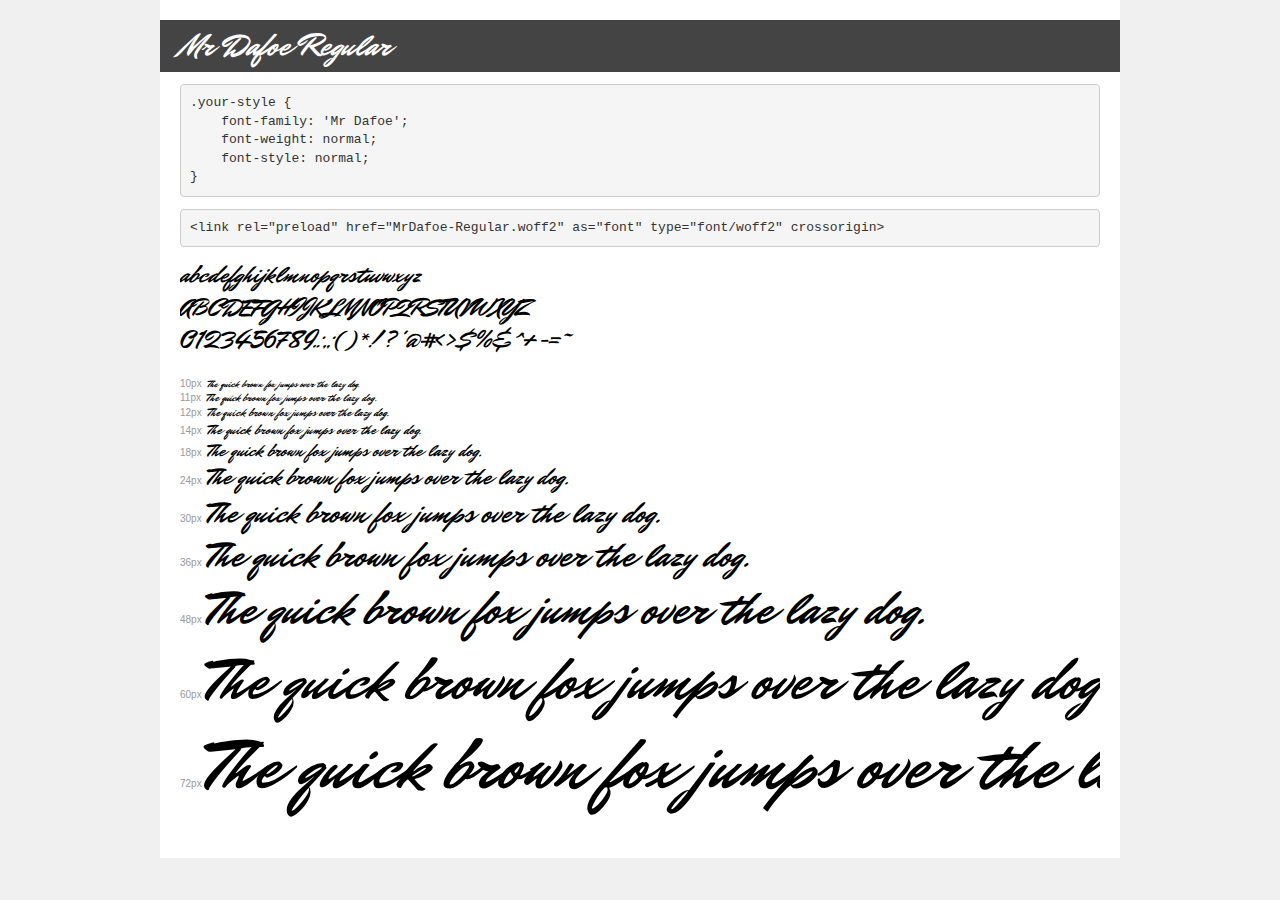
<file: fonts/MrDafoe/demo.html>
<!DOCTYPE html>
<html lang="en">
<head>
    <meta charset="utf-8">
    <meta http-equiv="X-UA-Compatible" content="IE=edge">
    <meta name="viewport" content="width=device-width, initial-scale=1">
    <meta name="robots" content="noindex, noarchive">
    <meta name="format-detection" content="telephone=no">
    <title>Transfonter demo</title>
    <link href="stylesheet.css" rel="stylesheet">
    <style>
        /*
        http://meyerweb.com/eric/tools/css/reset/
        v2.0 | 20110126
        License: none (public domain)
        */
        html, body, div, span, applet, object, iframe,
        h1, h2, h3, h4, h5, h6, p, blockquote, pre,
        a, abbr, acronym, address, big, cite, code,
        del, dfn, em, img, ins, kbd, q, s, samp,
        small, strike, strong, sub, sup, tt, var,
        b, u, i, center,
        dl, dt, dd, ol, ul, li,
        fieldset, form, label, legend,
        table, caption, tbody, tfoot, thead, tr, th, td,
        article, aside, canvas, details, embed,
        figure, figcaption, footer, header, hgroup,
        menu, nav, output, ruby, section, summary,
        time, mark, audio, video {
            margin: 0;
            padding: 0;
            border: 0;
            font-size: 100%;
            font: inherit;
            vertical-align: baseline;
        }
        /* HTML5 display-role reset for older browsers */
        article, aside, details, figcaption, figure,
        footer, header, hgroup, menu, nav, section {
            display: block;
        }
        body {
            line-height: 1;
        }
        ol, ul {
            list-style: none;
        }
        blockquote, q {
            quotes: none;
        }
        blockquote:before, blockquote:after,
        q:before, q:after {
            content: '';
            content: none;
        }
        table {
            border-collapse: collapse;
            border-spacing: 0;
        }
        /* demo styles */
        body {
            background: #f0f0f0;
            color: #000;
        }
        .page {
            background: #fff;
            width: 920px;
            margin: 0 auto;
            padding: 20px 20px 0 20px;
            overflow: hidden;
        }
        .font-container {
            overflow-x: auto;
            overflow-y: hidden;
            margin-bottom: 40px;
            line-height: 1.3;
            white-space: nowrap;
            padding-bottom: 5px;
        }
        h1 {
            position: relative;
            background: #444;
            font-size: 32px;
            color: #fff;
            padding: 10px 20px;
            margin: 0 -20px 12px -20px;
        }
        .letters {
            font-size: 25px;
            margin-bottom: 20px;
        }
        .s10:before {
            content: '10px';
        }
        .s11:before {
            content: '11px';
        }
        .s12:before {
            content: '12px';
        }
        .s14:before {
            content: '14px';
        }
        .s18:before {
            content: '18px';
        }
        .s24:before {
            content: '24px';
        }
        .s30:before {
            content: '30px';
        }
        .s36:before {
            content: '36px';
        }
        .s48:before {
            content: '48px';
        }
        .s60:before {
            content: '60px';
        }
        .s72:before {
            content: '72px';
        }
        .s10:before, .s11:before, .s12:before, .s14:before,
        .s18:before, .s24:before, .s30:before, .s36:before,
        .s48:before, .s60:before, .s72:before {
            font-family: Arial, sans-serif;
            font-size: 10px;
            font-weight: normal;
            font-style: normal;
            color: #999;
            padding-right: 6px;
        }
        pre {
            display: block;
            padding: 9px;
            margin: 0 0 12px;
            font-family: Monaco, Menlo, Consolas, "Courier New", monospace;
            font-size: 13px;
            line-height: 1.428571429;
            color: #333;
            font-weight: normal;
            font-style: normal;
            background-color: #f5f5f5;
            border: 1px solid #ccc;
            overflow-x: auto;
            border-radius: 4px;
        }
        /* responsive */
        @media (max-width: 959px) {
            .page {
                width: auto;
                margin: 0;
            }
        }
    </style>
</head>
<body>
<div class="page">
    <div class="demo">
        <h1 style="font-family: 'Mr Dafoe'; font-weight: normal; font-style: normal;">Mr Dafoe Regular</h1>
        <pre title="Usage">.your-style {
    font-family: 'Mr Dafoe';
    font-weight: normal;
    font-style: normal;
}</pre>
        <pre title="Preload (optional)">
&lt;link rel=&quot;preload&quot; href=&quot;MrDafoe-Regular.woff2&quot; as=&quot;font&quot; type=&quot;font/woff2&quot; crossorigin&gt;</pre>
        <div class="font-container" style="font-family: 'Mr Dafoe'; font-weight: normal; font-style: normal;">
            <p class="letters">
                abcdefghijklmnopqrstuvwxyz<br>
ABCDEFGHIJKLMNOPQRSTUVWXYZ<br>
                0123456789.:,;()*!?'@#&lt;&gt;$%&^+-=~
            </p>
            <p class="s10" style="font-size: 10px;">The quick brown fox jumps over the lazy dog.</p>
            <p class="s11" style="font-size: 11px;">The quick brown fox jumps over the lazy dog.</p>
            <p class="s12" style="font-size: 12px;">The quick brown fox jumps over the lazy dog.</p>
            <p class="s14" style="font-size: 14px;">The quick brown fox jumps over the lazy dog.</p>
            <p class="s18" style="font-size: 18px;">The quick brown fox jumps over the lazy dog.</p>
            <p class="s24" style="font-size: 24px;">The quick brown fox jumps over the lazy dog.</p>
            <p class="s30" style="font-size: 30px;">The quick brown fox jumps over the lazy dog.</p>
            <p class="s36" style="font-size: 36px;">The quick brown fox jumps over the lazy dog.</p>
            <p class="s48" style="font-size: 48px;">The quick brown fox jumps over the lazy dog.</p>
            <p class="s60" style="font-size: 60px;">The quick brown fox jumps over the lazy dog.</p>
            <p class="s72" style="font-size: 72px;">The quick brown fox jumps over the lazy dog.</p>
        </div>
    </div>

</div>
</body>
</html>
</file>
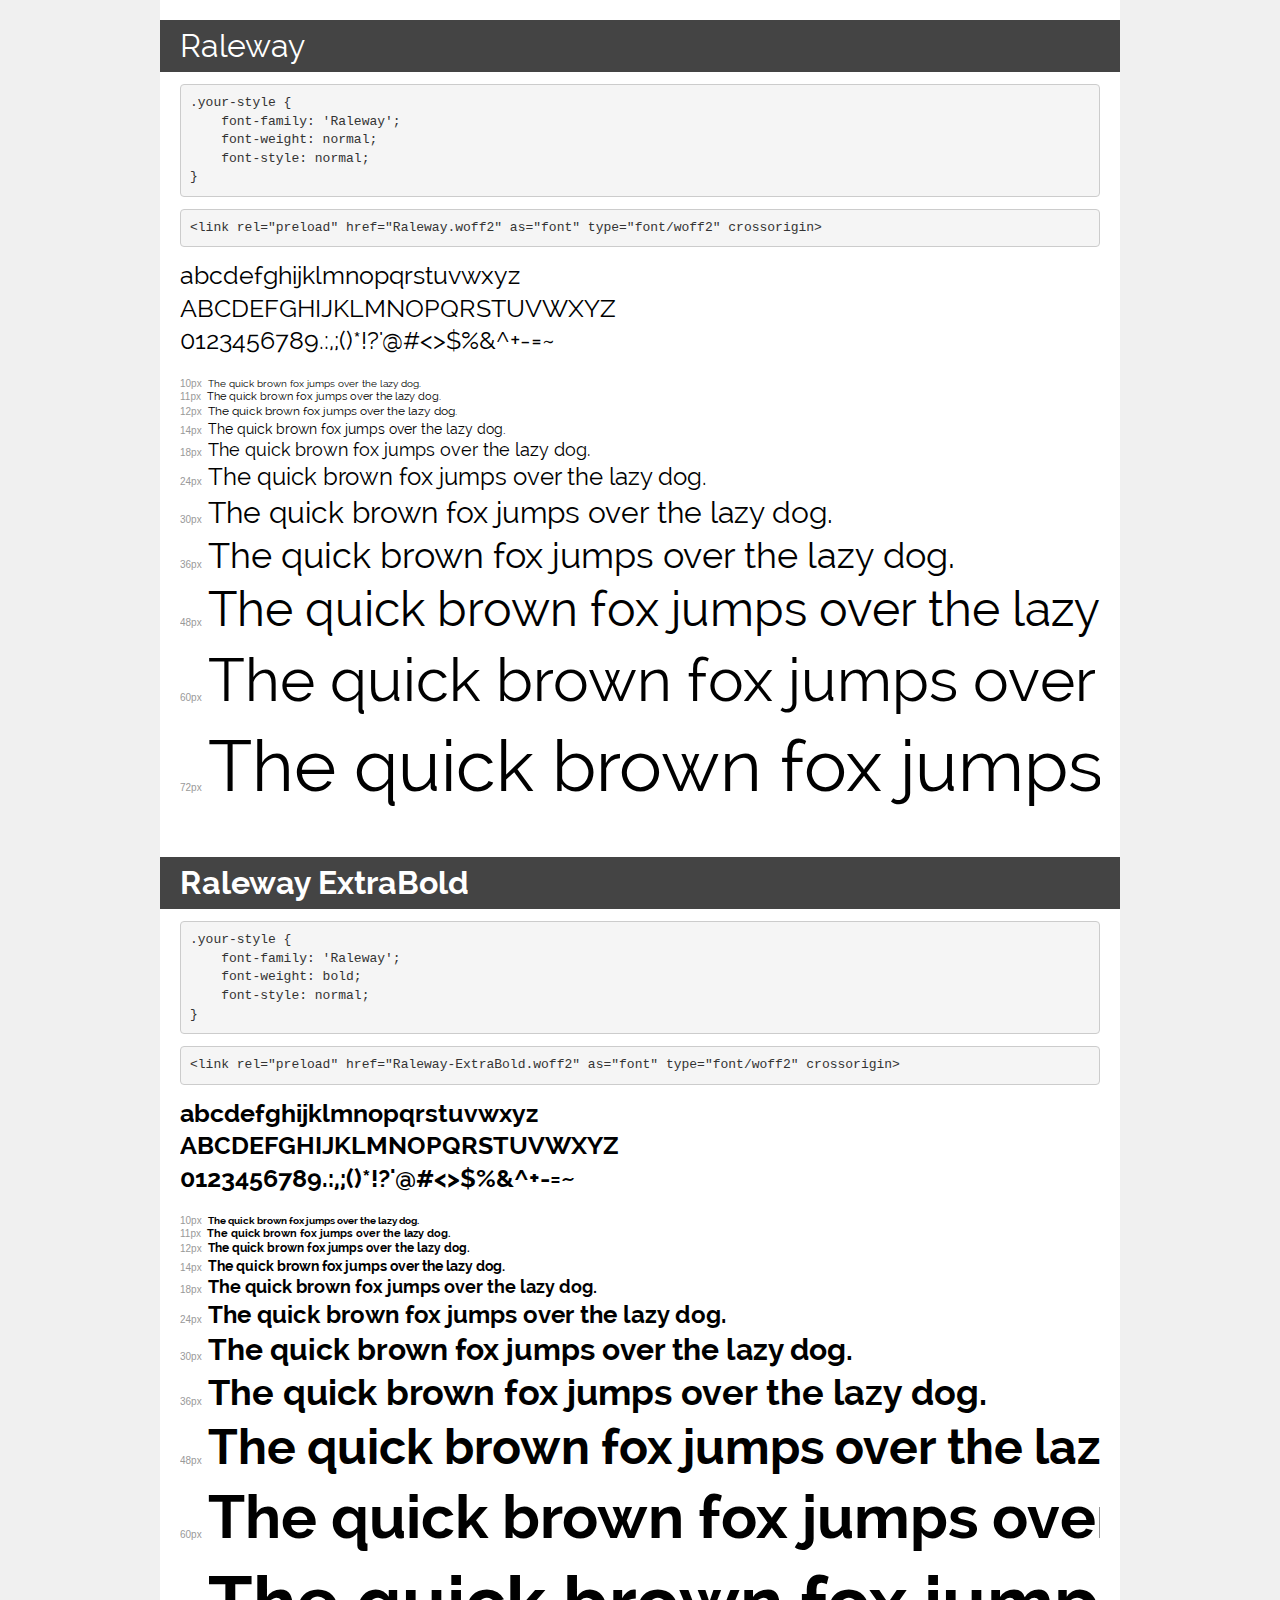
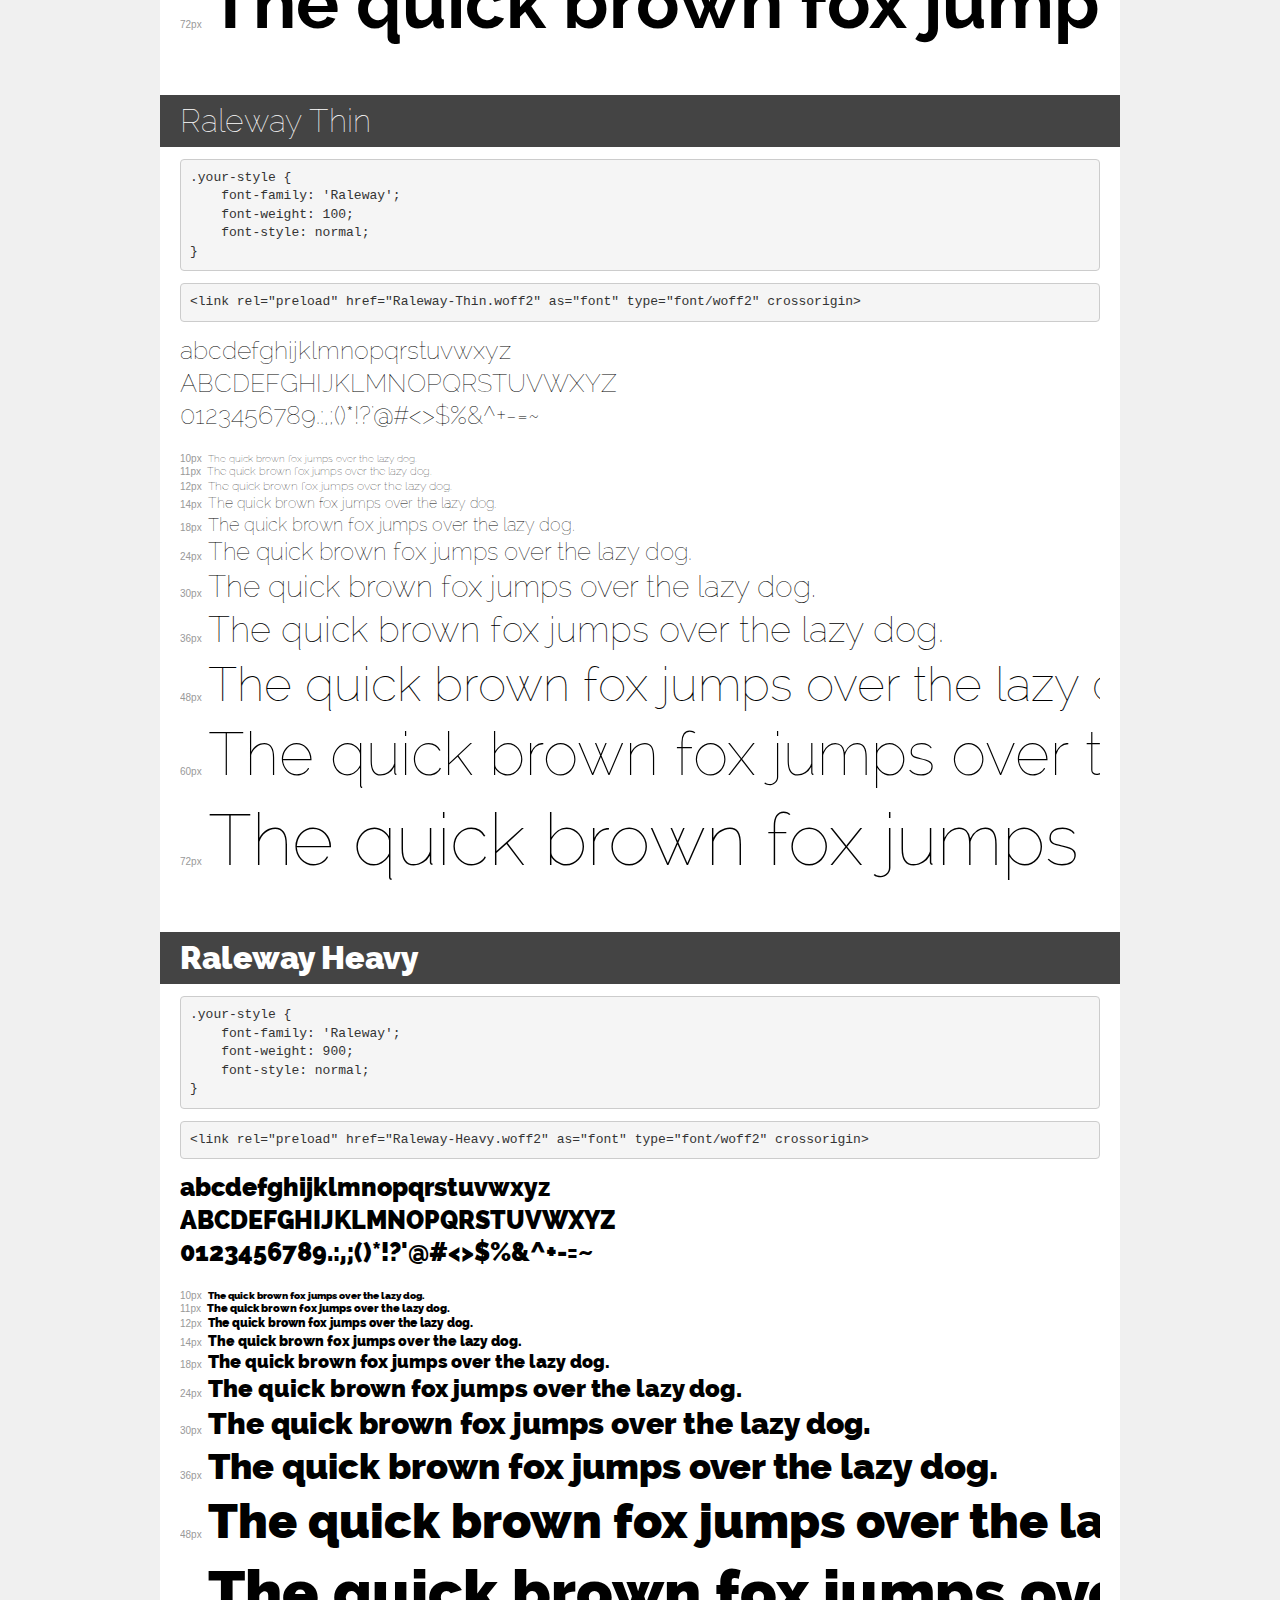
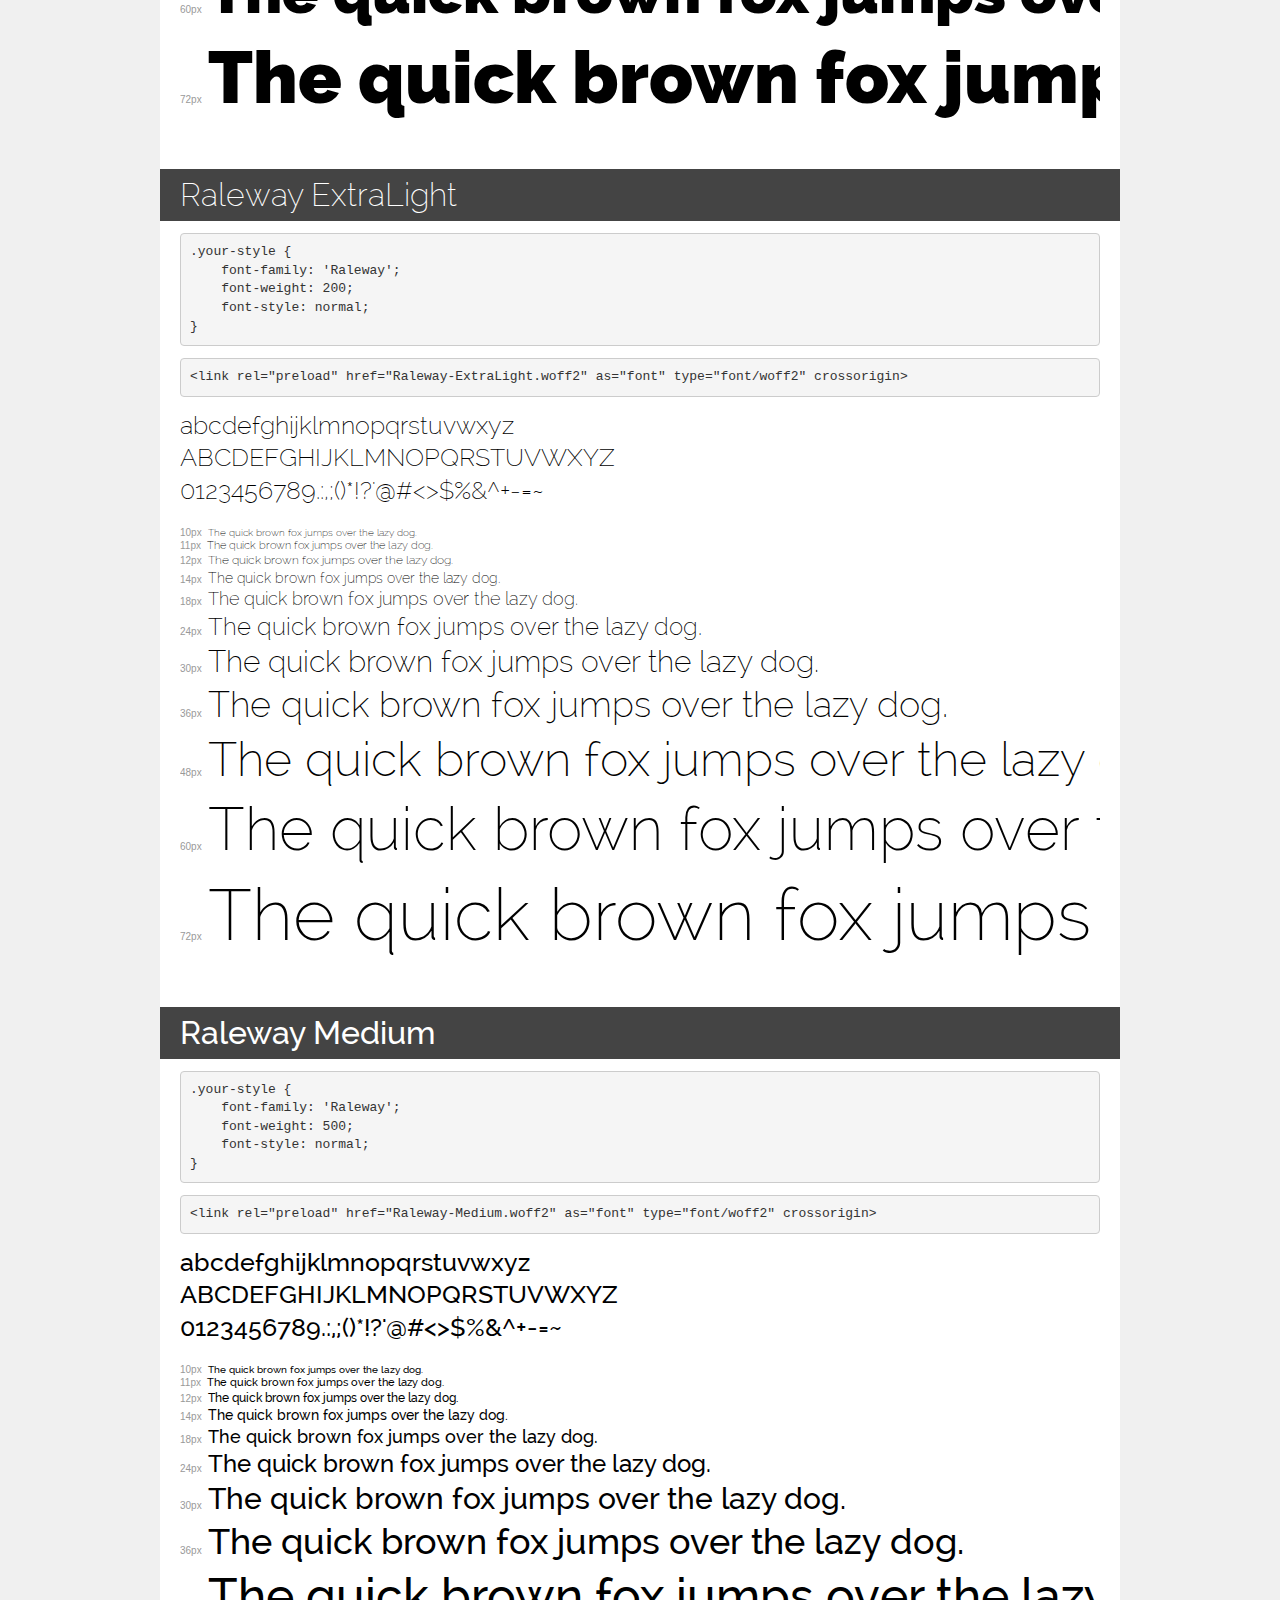
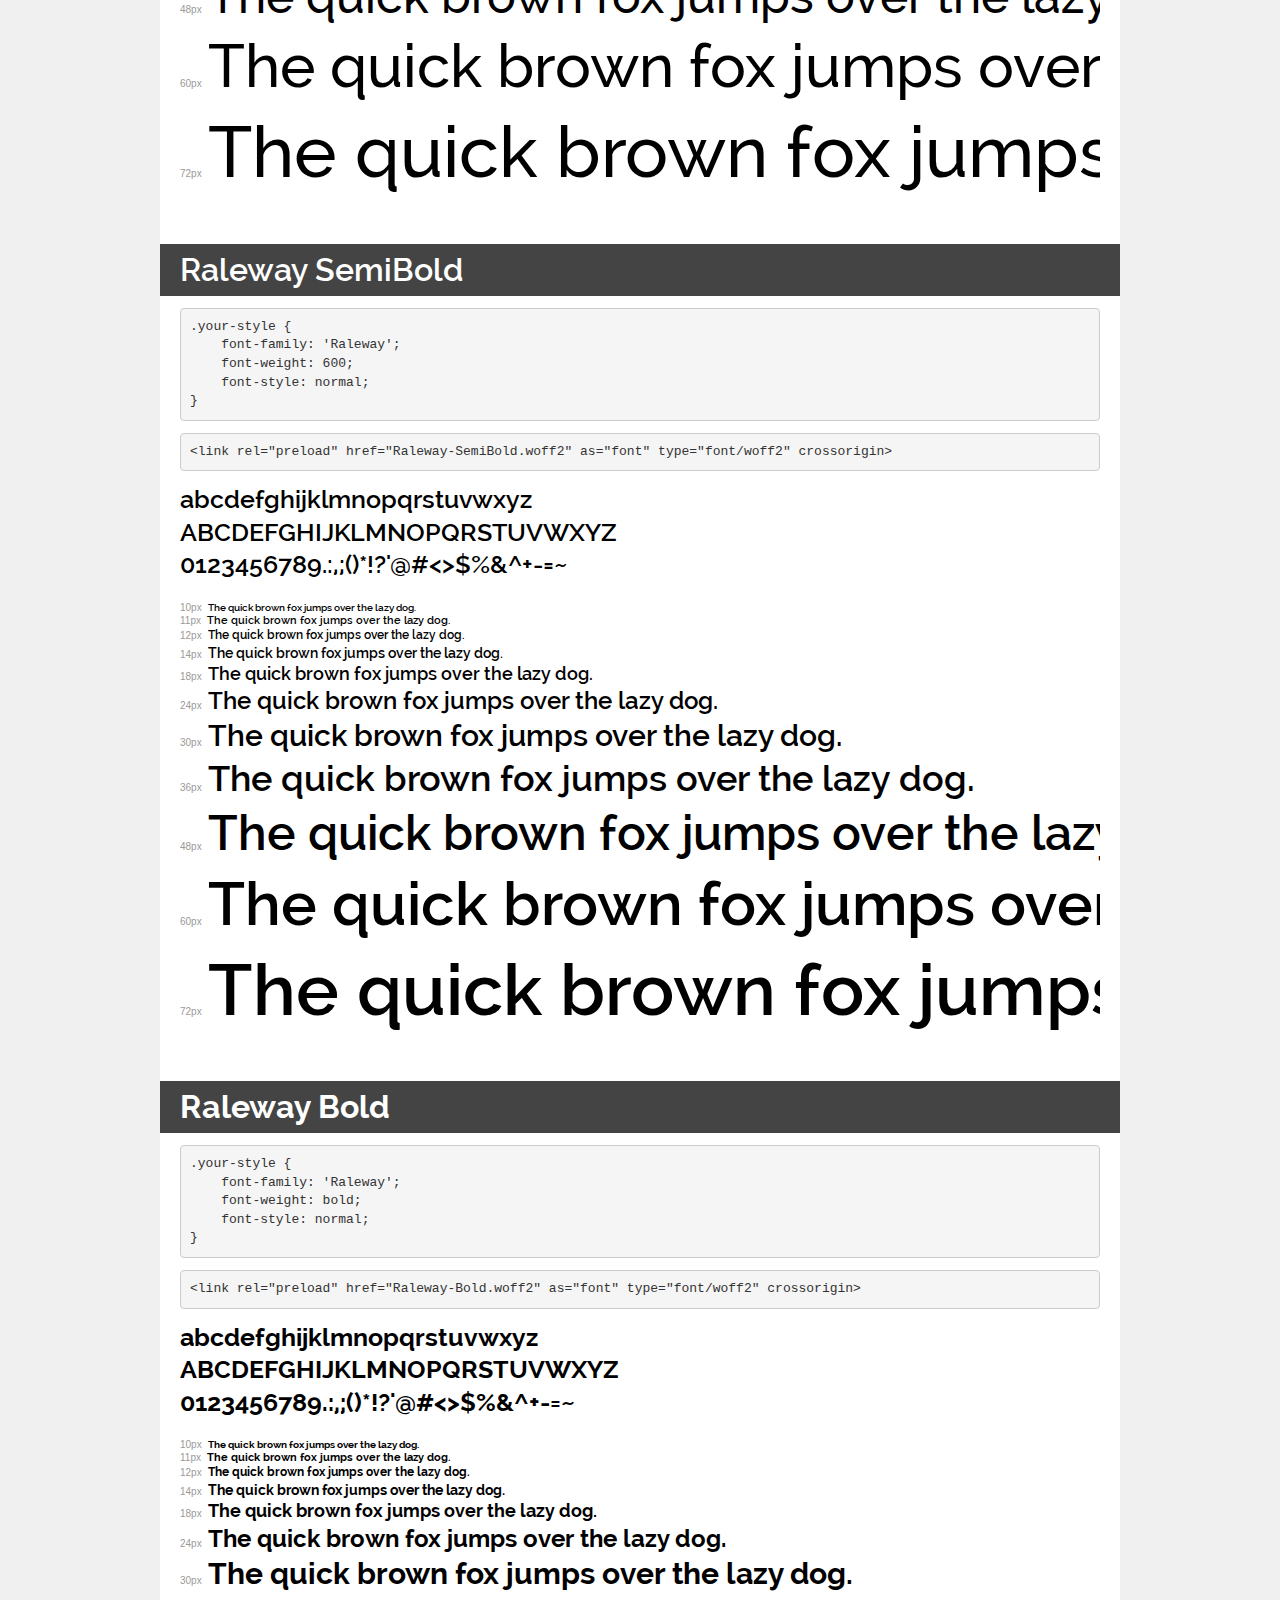
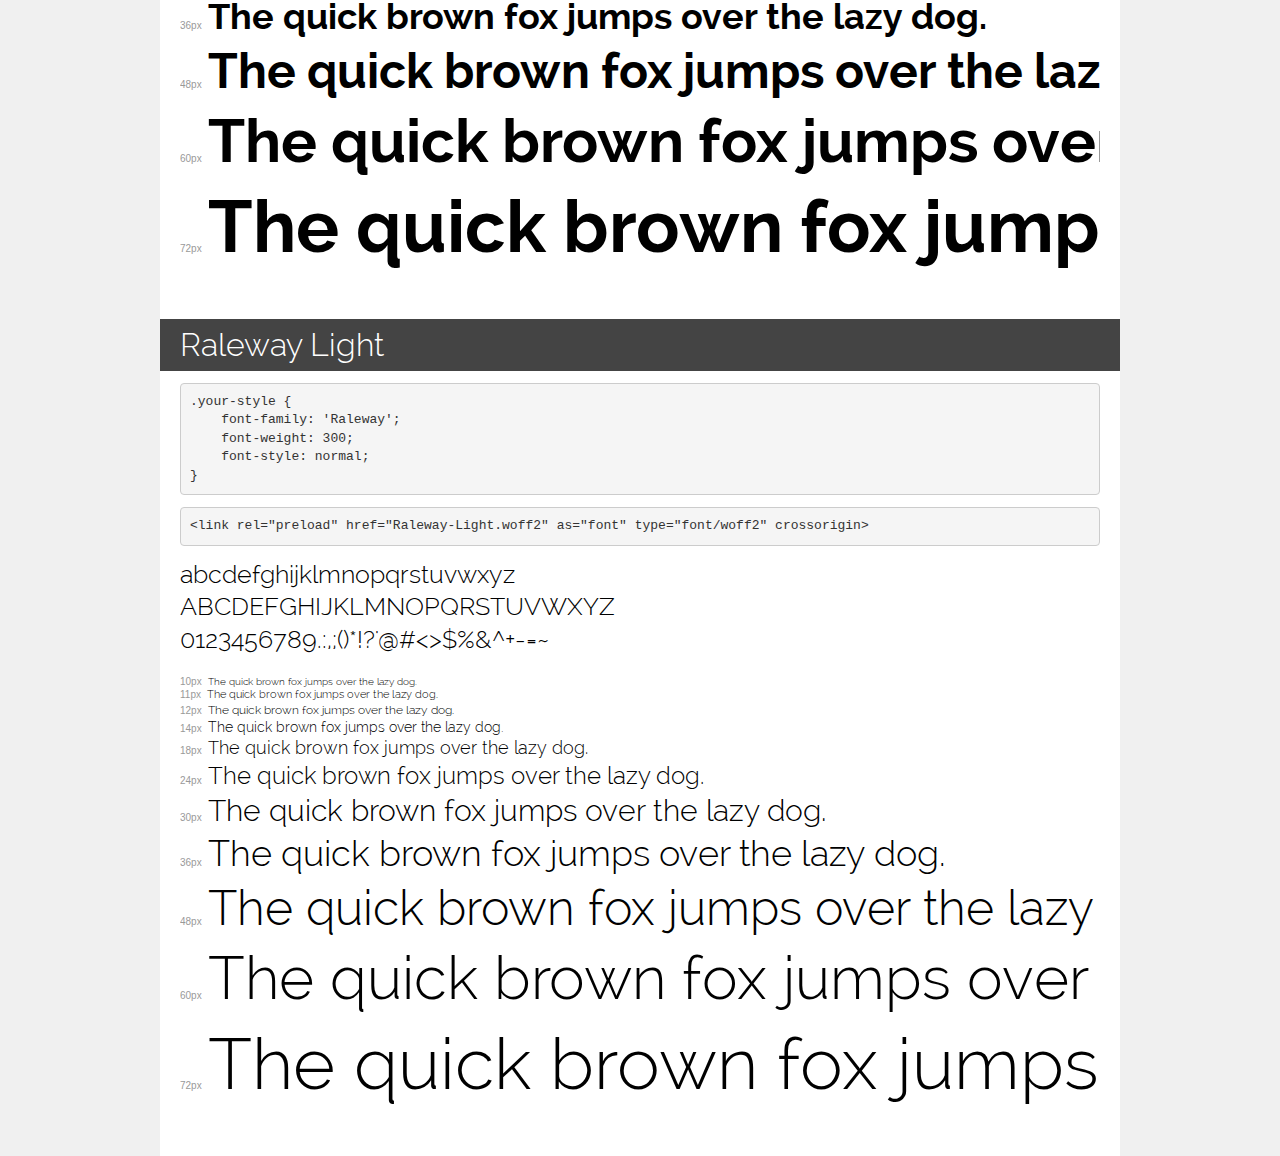
<file: fonts/Raleway/demo.html>
<!DOCTYPE html>
<html lang="en">
<head>
    <meta charset="utf-8">
    <meta http-equiv="X-UA-Compatible" content="IE=edge">
    <meta name="viewport" content="width=device-width, initial-scale=1">
    <meta name="robots" content="noindex, noarchive">
    <meta name="format-detection" content="telephone=no">
    <title>Transfonter demo</title>
    <link href="stylesheet.css" rel="stylesheet">
    <style>
        /*
        http://meyerweb.com/eric/tools/css/reset/
        v2.0 | 20110126
        License: none (public domain)
        */
        html, body, div, span, applet, object, iframe,
        h1, h2, h3, h4, h5, h6, p, blockquote, pre,
        a, abbr, acronym, address, big, cite, code,
        del, dfn, em, img, ins, kbd, q, s, samp,
        small, strike, strong, sub, sup, tt, var,
        b, u, i, center,
        dl, dt, dd, ol, ul, li,
        fieldset, form, label, legend,
        table, caption, tbody, tfoot, thead, tr, th, td,
        article, aside, canvas, details, embed,
        figure, figcaption, footer, header, hgroup,
        menu, nav, output, ruby, section, summary,
        time, mark, audio, video {
            margin: 0;
            padding: 0;
            border: 0;
            font-size: 100%;
            font: inherit;
            vertical-align: baseline;
        }
        /* HTML5 display-role reset for older browsers */
        article, aside, details, figcaption, figure,
        footer, header, hgroup, menu, nav, section {
            display: block;
        }
        body {
            line-height: 1;
        }
        ol, ul {
            list-style: none;
        }
        blockquote, q {
            quotes: none;
        }
        blockquote:before, blockquote:after,
        q:before, q:after {
            content: '';
            content: none;
        }
        table {
            border-collapse: collapse;
            border-spacing: 0;
        }
        /* demo styles */
        body {
            background: #f0f0f0;
            color: #000;
        }
        .page {
            background: #fff;
            width: 920px;
            margin: 0 auto;
            padding: 20px 20px 0 20px;
            overflow: hidden;
        }
        .font-container {
            overflow-x: auto;
            overflow-y: hidden;
            margin-bottom: 40px;
            line-height: 1.3;
            white-space: nowrap;
            padding-bottom: 5px;
        }
        h1 {
            position: relative;
            background: #444;
            font-size: 32px;
            color: #fff;
            padding: 10px 20px;
            margin: 0 -20px 12px -20px;
        }
        .letters {
            font-size: 25px;
            margin-bottom: 20px;
        }
        .s10:before {
            content: '10px';
        }
        .s11:before {
            content: '11px';
        }
        .s12:before {
            content: '12px';
        }
        .s14:before {
            content: '14px';
        }
        .s18:before {
            content: '18px';
        }
        .s24:before {
            content: '24px';
        }
        .s30:before {
            content: '30px';
        }
        .s36:before {
            content: '36px';
        }
        .s48:before {
            content: '48px';
        }
        .s60:before {
            content: '60px';
        }
        .s72:before {
            content: '72px';
        }
        .s10:before, .s11:before, .s12:before, .s14:before,
        .s18:before, .s24:before, .s30:before, .s36:before,
        .s48:before, .s60:before, .s72:before {
            font-family: Arial, sans-serif;
            font-size: 10px;
            font-weight: normal;
            font-style: normal;
            color: #999;
            padding-right: 6px;
        }
        pre {
            display: block;
            padding: 9px;
            margin: 0 0 12px;
            font-family: Monaco, Menlo, Consolas, "Courier New", monospace;
            font-size: 13px;
            line-height: 1.428571429;
            color: #333;
            font-weight: normal;
            font-style: normal;
            background-color: #f5f5f5;
            border: 1px solid #ccc;
            overflow-x: auto;
            border-radius: 4px;
        }
        /* responsive */
        @media (max-width: 959px) {
            .page {
                width: auto;
                margin: 0;
            }
        }
    </style>
</head>
<body>
<div class="page">
    <div class="demo">
        <h1 style="font-family: 'Raleway'; font-weight: normal; font-style: normal;">Raleway</h1>
        <pre title="Usage">.your-style {
    font-family: 'Raleway';
    font-weight: normal;
    font-style: normal;
}</pre>
        <pre title="Preload (optional)">
&lt;link rel=&quot;preload&quot; href=&quot;Raleway.woff2&quot; as=&quot;font&quot; type=&quot;font/woff2&quot; crossorigin&gt;</pre>
        <div class="font-container" style="font-family: 'Raleway'; font-weight: normal; font-style: normal;">
            <p class="letters">
                abcdefghijklmnopqrstuvwxyz<br>
ABCDEFGHIJKLMNOPQRSTUVWXYZ<br>
                0123456789.:,;()*!?'@#&lt;&gt;$%&^+-=~
            </p>
            <p class="s10" style="font-size: 10px;">The quick brown fox jumps over the lazy dog.</p>
            <p class="s11" style="font-size: 11px;">The quick brown fox jumps over the lazy dog.</p>
            <p class="s12" style="font-size: 12px;">The quick brown fox jumps over the lazy dog.</p>
            <p class="s14" style="font-size: 14px;">The quick brown fox jumps over the lazy dog.</p>
            <p class="s18" style="font-size: 18px;">The quick brown fox jumps over the lazy dog.</p>
            <p class="s24" style="font-size: 24px;">The quick brown fox jumps over the lazy dog.</p>
            <p class="s30" style="font-size: 30px;">The quick brown fox jumps over the lazy dog.</p>
            <p class="s36" style="font-size: 36px;">The quick brown fox jumps over the lazy dog.</p>
            <p class="s48" style="font-size: 48px;">The quick brown fox jumps over the lazy dog.</p>
            <p class="s60" style="font-size: 60px;">The quick brown fox jumps over the lazy dog.</p>
            <p class="s72" style="font-size: 72px;">The quick brown fox jumps over the lazy dog.</p>
        </div>
    </div>

    <div class="demo">
        <h1 style="font-family: 'Raleway'; font-weight: bold; font-style: normal;">Raleway ExtraBold</h1>
        <pre title="Usage">.your-style {
    font-family: 'Raleway';
    font-weight: bold;
    font-style: normal;
}</pre>
        <pre title="Preload (optional)">
&lt;link rel=&quot;preload&quot; href=&quot;Raleway-ExtraBold.woff2&quot; as=&quot;font&quot; type=&quot;font/woff2&quot; crossorigin&gt;</pre>
        <div class="font-container" style="font-family: 'Raleway'; font-weight: bold; font-style: normal;">
            <p class="letters">
                abcdefghijklmnopqrstuvwxyz<br>
ABCDEFGHIJKLMNOPQRSTUVWXYZ<br>
                0123456789.:,;()*!?'@#&lt;&gt;$%&^+-=~
            </p>
            <p class="s10" style="font-size: 10px;">The quick brown fox jumps over the lazy dog.</p>
            <p class="s11" style="font-size: 11px;">The quick brown fox jumps over the lazy dog.</p>
            <p class="s12" style="font-size: 12px;">The quick brown fox jumps over the lazy dog.</p>
            <p class="s14" style="font-size: 14px;">The quick brown fox jumps over the lazy dog.</p>
            <p class="s18" style="font-size: 18px;">The quick brown fox jumps over the lazy dog.</p>
            <p class="s24" style="font-size: 24px;">The quick brown fox jumps over the lazy dog.</p>
            <p class="s30" style="font-size: 30px;">The quick brown fox jumps over the lazy dog.</p>
            <p class="s36" style="font-size: 36px;">The quick brown fox jumps over the lazy dog.</p>
            <p class="s48" style="font-size: 48px;">The quick brown fox jumps over the lazy dog.</p>
            <p class="s60" style="font-size: 60px;">The quick brown fox jumps over the lazy dog.</p>
            <p class="s72" style="font-size: 72px;">The quick brown fox jumps over the lazy dog.</p>
        </div>
    </div>

    <div class="demo">
        <h1 style="font-family: 'Raleway'; font-weight: 100; font-style: normal;">Raleway Thin</h1>
        <pre title="Usage">.your-style {
    font-family: 'Raleway';
    font-weight: 100;
    font-style: normal;
}</pre>
        <pre title="Preload (optional)">
&lt;link rel=&quot;preload&quot; href=&quot;Raleway-Thin.woff2&quot; as=&quot;font&quot; type=&quot;font/woff2&quot; crossorigin&gt;</pre>
        <div class="font-container" style="font-family: 'Raleway'; font-weight: 100; font-style: normal;">
            <p class="letters">
                abcdefghijklmnopqrstuvwxyz<br>
ABCDEFGHIJKLMNOPQRSTUVWXYZ<br>
                0123456789.:,;()*!?'@#&lt;&gt;$%&^+-=~
            </p>
            <p class="s10" style="font-size: 10px;">The quick brown fox jumps over the lazy dog.</p>
            <p class="s11" style="font-size: 11px;">The quick brown fox jumps over the lazy dog.</p>
            <p class="s12" style="font-size: 12px;">The quick brown fox jumps over the lazy dog.</p>
            <p class="s14" style="font-size: 14px;">The quick brown fox jumps over the lazy dog.</p>
            <p class="s18" style="font-size: 18px;">The quick brown fox jumps over the lazy dog.</p>
            <p class="s24" style="font-size: 24px;">The quick brown fox jumps over the lazy dog.</p>
            <p class="s30" style="font-size: 30px;">The quick brown fox jumps over the lazy dog.</p>
            <p class="s36" style="font-size: 36px;">The quick brown fox jumps over the lazy dog.</p>
            <p class="s48" style="font-size: 48px;">The quick brown fox jumps over the lazy dog.</p>
            <p class="s60" style="font-size: 60px;">The quick brown fox jumps over the lazy dog.</p>
            <p class="s72" style="font-size: 72px;">The quick brown fox jumps over the lazy dog.</p>
        </div>
    </div>

    <div class="demo">
        <h1 style="font-family: 'Raleway'; font-weight: 900; font-style: normal;">Raleway Heavy</h1>
        <pre title="Usage">.your-style {
    font-family: 'Raleway';
    font-weight: 900;
    font-style: normal;
}</pre>
        <pre title="Preload (optional)">
&lt;link rel=&quot;preload&quot; href=&quot;Raleway-Heavy.woff2&quot; as=&quot;font&quot; type=&quot;font/woff2&quot; crossorigin&gt;</pre>
        <div class="font-container" style="font-family: 'Raleway'; font-weight: 900; font-style: normal;">
            <p class="letters">
                abcdefghijklmnopqrstuvwxyz<br>
ABCDEFGHIJKLMNOPQRSTUVWXYZ<br>
                0123456789.:,;()*!?'@#&lt;&gt;$%&^+-=~
            </p>
            <p class="s10" style="font-size: 10px;">The quick brown fox jumps over the lazy dog.</p>
            <p class="s11" style="font-size: 11px;">The quick brown fox jumps over the lazy dog.</p>
            <p class="s12" style="font-size: 12px;">The quick brown fox jumps over the lazy dog.</p>
            <p class="s14" style="font-size: 14px;">The quick brown fox jumps over the lazy dog.</p>
            <p class="s18" style="font-size: 18px;">The quick brown fox jumps over the lazy dog.</p>
            <p class="s24" style="font-size: 24px;">The quick brown fox jumps over the lazy dog.</p>
            <p class="s30" style="font-size: 30px;">The quick brown fox jumps over the lazy dog.</p>
            <p class="s36" style="font-size: 36px;">The quick brown fox jumps over the lazy dog.</p>
            <p class="s48" style="font-size: 48px;">The quick brown fox jumps over the lazy dog.</p>
            <p class="s60" style="font-size: 60px;">The quick brown fox jumps over the lazy dog.</p>
            <p class="s72" style="font-size: 72px;">The quick brown fox jumps over the lazy dog.</p>
        </div>
    </div>

    <div class="demo">
        <h1 style="font-family: 'Raleway'; font-weight: 200; font-style: normal;">Raleway ExtraLight</h1>
        <pre title="Usage">.your-style {
    font-family: 'Raleway';
    font-weight: 200;
    font-style: normal;
}</pre>
        <pre title="Preload (optional)">
&lt;link rel=&quot;preload&quot; href=&quot;Raleway-ExtraLight.woff2&quot; as=&quot;font&quot; type=&quot;font/woff2&quot; crossorigin&gt;</pre>
        <div class="font-container" style="font-family: 'Raleway'; font-weight: 200; font-style: normal;">
            <p class="letters">
                abcdefghijklmnopqrstuvwxyz<br>
ABCDEFGHIJKLMNOPQRSTUVWXYZ<br>
                0123456789.:,;()*!?'@#&lt;&gt;$%&^+-=~
            </p>
            <p class="s10" style="font-size: 10px;">The quick brown fox jumps over the lazy dog.</p>
            <p class="s11" style="font-size: 11px;">The quick brown fox jumps over the lazy dog.</p>
            <p class="s12" style="font-size: 12px;">The quick brown fox jumps over the lazy dog.</p>
            <p class="s14" style="font-size: 14px;">The quick brown fox jumps over the lazy dog.</p>
            <p class="s18" style="font-size: 18px;">The quick brown fox jumps over the lazy dog.</p>
            <p class="s24" style="font-size: 24px;">The quick brown fox jumps over the lazy dog.</p>
            <p class="s30" style="font-size: 30px;">The quick brown fox jumps over the lazy dog.</p>
            <p class="s36" style="font-size: 36px;">The quick brown fox jumps over the lazy dog.</p>
            <p class="s48" style="font-size: 48px;">The quick brown fox jumps over the lazy dog.</p>
            <p class="s60" style="font-size: 60px;">The quick brown fox jumps over the lazy dog.</p>
            <p class="s72" style="font-size: 72px;">The quick brown fox jumps over the lazy dog.</p>
        </div>
    </div>

    <div class="demo">
        <h1 style="font-family: 'Raleway'; font-weight: 500; font-style: normal;">Raleway Medium</h1>
        <pre title="Usage">.your-style {
    font-family: 'Raleway';
    font-weight: 500;
    font-style: normal;
}</pre>
        <pre title="Preload (optional)">
&lt;link rel=&quot;preload&quot; href=&quot;Raleway-Medium.woff2&quot; as=&quot;font&quot; type=&quot;font/woff2&quot; crossorigin&gt;</pre>
        <div class="font-container" style="font-family: 'Raleway'; font-weight: 500; font-style: normal;">
            <p class="letters">
                abcdefghijklmnopqrstuvwxyz<br>
ABCDEFGHIJKLMNOPQRSTUVWXYZ<br>
                0123456789.:,;()*!?'@#&lt;&gt;$%&^+-=~
            </p>
            <p class="s10" style="font-size: 10px;">The quick brown fox jumps over the lazy dog.</p>
            <p class="s11" style="font-size: 11px;">The quick brown fox jumps over the lazy dog.</p>
            <p class="s12" style="font-size: 12px;">The quick brown fox jumps over the lazy dog.</p>
            <p class="s14" style="font-size: 14px;">The quick brown fox jumps over the lazy dog.</p>
            <p class="s18" style="font-size: 18px;">The quick brown fox jumps over the lazy dog.</p>
            <p class="s24" style="font-size: 24px;">The quick brown fox jumps over the lazy dog.</p>
            <p class="s30" style="font-size: 30px;">The quick brown fox jumps over the lazy dog.</p>
            <p class="s36" style="font-size: 36px;">The quick brown fox jumps over the lazy dog.</p>
            <p class="s48" style="font-size: 48px;">The quick brown fox jumps over the lazy dog.</p>
            <p class="s60" style="font-size: 60px;">The quick brown fox jumps over the lazy dog.</p>
            <p class="s72" style="font-size: 72px;">The quick brown fox jumps over the lazy dog.</p>
        </div>
    </div>

    <div class="demo">
        <h1 style="font-family: 'Raleway'; font-weight: 600; font-style: normal;">Raleway SemiBold</h1>
        <pre title="Usage">.your-style {
    font-family: 'Raleway';
    font-weight: 600;
    font-style: normal;
}</pre>
        <pre title="Preload (optional)">
&lt;link rel=&quot;preload&quot; href=&quot;Raleway-SemiBold.woff2&quot; as=&quot;font&quot; type=&quot;font/woff2&quot; crossorigin&gt;</pre>
        <div class="font-container" style="font-family: 'Raleway'; font-weight: 600; font-style: normal;">
            <p class="letters">
                abcdefghijklmnopqrstuvwxyz<br>
ABCDEFGHIJKLMNOPQRSTUVWXYZ<br>
                0123456789.:,;()*!?'@#&lt;&gt;$%&^+-=~
            </p>
            <p class="s10" style="font-size: 10px;">The quick brown fox jumps over the lazy dog.</p>
            <p class="s11" style="font-size: 11px;">The quick brown fox jumps over the lazy dog.</p>
            <p class="s12" style="font-size: 12px;">The quick brown fox jumps over the lazy dog.</p>
            <p class="s14" style="font-size: 14px;">The quick brown fox jumps over the lazy dog.</p>
            <p class="s18" style="font-size: 18px;">The quick brown fox jumps over the lazy dog.</p>
            <p class="s24" style="font-size: 24px;">The quick brown fox jumps over the lazy dog.</p>
            <p class="s30" style="font-size: 30px;">The quick brown fox jumps over the lazy dog.</p>
            <p class="s36" style="font-size: 36px;">The quick brown fox jumps over the lazy dog.</p>
            <p class="s48" style="font-size: 48px;">The quick brown fox jumps over the lazy dog.</p>
            <p class="s60" style="font-size: 60px;">The quick brown fox jumps over the lazy dog.</p>
            <p class="s72" style="font-size: 72px;">The quick brown fox jumps over the lazy dog.</p>
        </div>
    </div>

    <div class="demo">
        <h1 style="font-family: 'Raleway'; font-weight: bold; font-style: normal;">Raleway Bold</h1>
        <pre title="Usage">.your-style {
    font-family: 'Raleway';
    font-weight: bold;
    font-style: normal;
}</pre>
        <pre title="Preload (optional)">
&lt;link rel=&quot;preload&quot; href=&quot;Raleway-Bold.woff2&quot; as=&quot;font&quot; type=&quot;font/woff2&quot; crossorigin&gt;</pre>
        <div class="font-container" style="font-family: 'Raleway'; font-weight: bold; font-style: normal;">
            <p class="letters">
                abcdefghijklmnopqrstuvwxyz<br>
ABCDEFGHIJKLMNOPQRSTUVWXYZ<br>
                0123456789.:,;()*!?'@#&lt;&gt;$%&^+-=~
            </p>
            <p class="s10" style="font-size: 10px;">The quick brown fox jumps over the lazy dog.</p>
            <p class="s11" style="font-size: 11px;">The quick brown fox jumps over the lazy dog.</p>
            <p class="s12" style="font-size: 12px;">The quick brown fox jumps over the lazy dog.</p>
            <p class="s14" style="font-size: 14px;">The quick brown fox jumps over the lazy dog.</p>
            <p class="s18" style="font-size: 18px;">The quick brown fox jumps over the lazy dog.</p>
            <p class="s24" style="font-size: 24px;">The quick brown fox jumps over the lazy dog.</p>
            <p class="s30" style="font-size: 30px;">The quick brown fox jumps over the lazy dog.</p>
            <p class="s36" style="font-size: 36px;">The quick brown fox jumps over the lazy dog.</p>
            <p class="s48" style="font-size: 48px;">The quick brown fox jumps over the lazy dog.</p>
            <p class="s60" style="font-size: 60px;">The quick brown fox jumps over the lazy dog.</p>
            <p class="s72" style="font-size: 72px;">The quick brown fox jumps over the lazy dog.</p>
        </div>
    </div>

    <div class="demo">
        <h1 style="font-family: 'Raleway'; font-weight: 300; font-style: normal;">Raleway Light</h1>
        <pre title="Usage">.your-style {
    font-family: 'Raleway';
    font-weight: 300;
    font-style: normal;
}</pre>
        <pre title="Preload (optional)">
&lt;link rel=&quot;preload&quot; href=&quot;Raleway-Light.woff2&quot; as=&quot;font&quot; type=&quot;font/woff2&quot; crossorigin&gt;</pre>
        <div class="font-container" style="font-family: 'Raleway'; font-weight: 300; font-style: normal;">
            <p class="letters">
                abcdefghijklmnopqrstuvwxyz<br>
ABCDEFGHIJKLMNOPQRSTUVWXYZ<br>
                0123456789.:,;()*!?'@#&lt;&gt;$%&^+-=~
            </p>
            <p class="s10" style="font-size: 10px;">The quick brown fox jumps over the lazy dog.</p>
            <p class="s11" style="font-size: 11px;">The quick brown fox jumps over the lazy dog.</p>
            <p class="s12" style="font-size: 12px;">The quick brown fox jumps over the lazy dog.</p>
            <p class="s14" style="font-size: 14px;">The quick brown fox jumps over the lazy dog.</p>
            <p class="s18" style="font-size: 18px;">The quick brown fox jumps over the lazy dog.</p>
            <p class="s24" style="font-size: 24px;">The quick brown fox jumps over the lazy dog.</p>
            <p class="s30" style="font-size: 30px;">The quick brown fox jumps over the lazy dog.</p>
            <p class="s36" style="font-size: 36px;">The quick brown fox jumps over the lazy dog.</p>
            <p class="s48" style="font-size: 48px;">The quick brown fox jumps over the lazy dog.</p>
            <p class="s60" style="font-size: 60px;">The quick brown fox jumps over the lazy dog.</p>
            <p class="s72" style="font-size: 72px;">The quick brown fox jumps over the lazy dog.</p>
        </div>
    </div>

</div>
</body>
</html>
</file>
<file: css/style.css>
@charset "UTF-8";
/*Обнуление*/
* {
  padding: 0;
  margin: 0;
  border: 0;
}

*, *:before, *:after {
  box-sizing: border-box;
}

:focus, :active {
  outline: none;
}

a:focus, a:active {
  outline: none;
}

nav, footer, header, aside {
  display: block;
}

html, body {
  height: 100%;
  width: 100%;
  font-size: 100%;
  line-height: 1;
  font-size: 14px;
  -ms-text-size-adjust: 100%;
  -moz-text-size-adjust: 100%;
  -webkit-text-size-adjust: 100%;
}

input, button, textarea {
  font-family: inherit;
}

input::-ms-clear {
  display: none;
}

button {
  cursor: pointer;
}

button::-moz-focus-inner {
  padding: 0;
  border: 0;
}

a, a:visited {
  text-decoration: none;
}

a:hover {
  text-decoration: none;
}

ul li {
  list-style: none;
}

img {
  vertical-align: top;
}

h1, h2, h3, h4, h5, h6 {
  font-size: inherit;
  font-weight: inherit;
}

/*--------------------*/
@font-face {
  font-family: "Montserrat";
  src: url(/fonts/Montserrat/Montserrat-Medium.woff2), url(/fonts/Montserrat/Montserrat-Medium.woff);
  font-display: swap;
  font-style: normal;
  font-weight: 500;
}
@font-face {
  font-family: "Montserrat";
  src: url(/fonts/Montserrat/Montserrat-SemiBold.woff2), url(/fonts/Montserrat/Montserrat-SemiBold.woff);
  font-display: swap;
  font-style: normal;
  font-weight: 600;
}
@font-face {
  font-family: "Montserrat";
  src: url(/fonts/Montserrat/Montserrat-Regular.woff2), url(/fonts/Montserrat/Montserrat-Regular.woff);
  font-display: swap;
  font-style: normal;
  font-weight: 400;
}
@font-face {
  font-family: "Montserrat";
  src: url(/fonts/Montserrat/Montserrat-Bold.woff2), url(/fonts/Montserrat/Montserrat-Bold.woff);
  font-display: swap;
  font-style: bold;
  font-weight: 700;
}
@font-face {
  font-family: "Montserrat";
  src: url(/fonts/Montserrat/Montserrat-Light.woff2), url(/fonts/Montserrat/Montserrat-Light.woff);
  font-display: swap;
  font-style: normal;
  font-weight: 300;
}
@font-face {
  font-family: "Montserrat";
  src: url(/fonts/Montserrat/Montserrat-ExtraBold.woff2), url(/fonts/Montserrat/Montserrat-ExtraBold.woff);
  font-display: swap;
  font-style: normal;
  font-weight: 800;
}
@font-face {
  font-family: "Inter";
  src: url(/fonts/Inter/Inter-Black.woff2), url(/fonts/Inter/Inter-Black.woff);
  font-display: swap;
  font-style: normal;
  font-weight: 900;
}
@font-face {
  font-family: "Inter";
  src: url(/fonts/Inter/Inter-Regular.woff2), url(/fonts/Inter/Inter-Regular.woff);
  font-display: swap;
  font-style: normal;
  font-weight: 400;
}
@font-face {
  font-family: "Raleway";
  src: url(/fonts/Raleway/Raleway.woff2), url(/fonts/Raleway/Raleway.woff);
  font-display: swap;
  font-style: normal;
  font-weight: 400;
}
@font-face {
  font-family: "Raleway";
  src: url(/fonts/Raleway/Raleway-Medium.woff2), url(/fonts/Raleway/Raleway-Medium.woff);
  font-display: swap;
  font-style: normal;
  font-weight: 500;
}
@font-face {
  font-family: "Raleway";
  src: url(/fonts/Raleway/Raleway-SemiBold.woff2), url(/fonts/Raleway/Raleway-SemiBold.woff);
  font-display: swap;
  font-style: normal;
  font-weight: 600;
}
@font-face {
  font-family: "MrDafoe";
  src: url(/fonts/MrDafoe/MrDafoe-Regular.woff2), url(/fonts/MrDafoe/MrDafoe-Regular.woff);
  font-display: swap;
  font-style: normal;
  font-weight: 400;
}
.wrapper {
  overflow: hidden;
  display: flex;
  flex-direction: column;
  min-height: 500%;
}
.wrapper main {
  flex: 1 1 auto;
}

/*<----------------------------СЕЛЕКТОР АТРИБУТА--------------------------*/
[class*=__container] {
  max-width: 1230px;
  padding: 0 15px;
  margin: 0 auto;
}

.press-buttons {
  position: relative;
}
.press-buttons:active {
  top: 2px;
  left: 2px;
}

/*<----------------------------HEADER--------------------------*/
.header {
  background: #FFFFFF;
  position: fixed;
  width: 100%;
  z-index: 100;
}

.header-top {
  border-bottom: 2px solid rgba(85, 166, 48, 0.5);
  box-shadow: 0px 4px 4px rgba(0, 0, 0, 0.15);
}
.header-top__humb {
  display: none;
}
.header-top__container {
  display: flex;
  justify-content: space-between;
  align-items: center;
  max-height: 84px;
  padding-top: 11px;
  padding-bottom: 11px;
}
.header-top__logo-block {
  display: flex;
  align-items: center;
}
.header-top__logo {
  height: 63px;
  width: 62px;
}
.header-top__title {
  margin-left: 11px;
  font-family: "Montserrat";
  font-style: normal;
  font-weight: 500;
  font-size: 11px;
  line-height: 12px;
  max-width: 171px;
  color: #424242;
}
.header-top__nav-block {
  display: flex;
  justify-content: space-between;
}
@media (max-width: 1000px) {
  .header-top__humb {
    display: flex;
  }
  .header-top__container {
    padding: 8.5px 25px;
    max-height: 94px;
    position: relative;
  }
  .header-top__logo {
    position: absolute;
    margin: auto;
    top: 0;
    left: 0;
    bottom: 0;
    right: 0;
    width: 74px;
    height: 77px;
  }
  .header-top__title {
    display: none;
  }
}
@media (max-width: 768px) {
  .header-top__container {
    padding: 10px 25px;
    max-height: 93px;
  }
  .header-top__logo {
    width: 70px;
    height: 72.5px;
  }
}
@media (max-width: 480px) {
  .header-top__container {
    padding: 6.5px 25px;
    max-height: 59px;
  }
  .header-top__logo {
    width: 45px;
    height: 46px;
  }
}
@media (max-width: 320px) {
  .header-top__container {
    padding: 9px 11px;
  }
  .header-top__nav-block {
    display: none;
  }
  .header-top__logo {
    position: relative;
    width: 40px;
    height: 41px;
  }
}

.humb__field {
  padding: 25px 20px 25px 0;
  cursor: pointer;
}
.humb__bar {
  margin-bottom: 7px;
  width: 50px;
  height: 5px;
  display: block;
  background: #55A630;
}
.humb__bar:nth-child(2) {
  width: 38px;
}
@media (max-width: 480px) {
  .humb__field {
    padding: 15px 15px 15px 0;
  }
  .humb__bar {
    width: 30px;
    height: 4px;
    margin-bottom: 3px;
  }
  .humb__bar:nth-child(2) {
    width: 22px;
  }
}

.nav-block1 {
  align-items: center;
}
.nav-block1__tele {
  font-family: "Montserrat";
  font-style: normal;
  font-weight: 500;
  font-size: 25px;
  line-height: 26px;
  color: #424242;
  position: relative;
}
.nav-block1__tele::before {
  content: "";
  width: 28px;
  height: 28px;
  top: 0;
  left: -50px;
  position: absolute;
  background: url(/images/mainpage/header/tele.svg) no-repeat 100%;
}
.nav-block1__socials {
  display: flex;
  align-items: center;
  margin-left: 79px;
}
.nav-block1__instagram {
  margin-left: 26px;
}
.nav-block1__language {
  display: flex;
  align-items: center;
  margin-left: 66px;
}
.nav-block1__lan-arrow {
  margin-left: 14px;
}
.nav-block1__lan-link {
  width: 11px;
  height: 6.3px;
}
@media (max-width: 1000px) {
  .nav-block1__tele {
    font-weight: 500;
    font-size: 20px;
    line-height: 26px;
  }
  .nav-block1__socials {
    display: none;
  }
  .nav-block1__language {
    display: none;
  }
}
@media (max-width: 768px) {
  .nav-block1__tele {
    font-weight: 500;
    font-size: 19px;
    line-height: 26px;
  }
}
@media (max-width: 480px) {
  .nav-block1__tele {
    font-weight: 500;
    font-size: 12px;
    line-height: 26px;
  }
  .nav-block1__tele::before {
    width: 14px;
    height: 14px;
    left: -24px;
    top: 6px;
    background-size: 100%;
  }
}

.header-bot__container {
  padding-top: 22.5px;
  padding-bottom: 22.5px;
}
.header-bot__list {
  display: flex;
  justify-content: space-between;
}
.header-bot__item :hover {
  color: #55A630;
}
.header-bot__link {
  font-family: "Montserrat";
  font-style: normal;
  font-weight: 500;
  font-size: 16px;
  line-height: 26px;
  color: #424242;
}
@media (max-width: 1000px) {
  .header-bot {
    display: none;
  }
}

.popup__menu {
  z-index: 102;
  position: fixed;
  top: 0;
  left: -370px;
  width: 370px;
  height: 800px;
  background: #FFFFFF;
  transition: 0.3s;
  flex-direction: column;
  display: flex;
  padding: 29px 26px 0 35px;
}
.popup__menu .popup__close {
  padding: 15px;
  position: absolute;
  width: 65px;
  height: 65px;
  top: 11px;
  right: 5px;
}
.popup__menu .popup__span {
  position: relative;
  display: block;
  width: 40px;
  height: 5px;
  background: #55A630;
}
.popup__menu .popup__span:nth-child(1) {
  transform: translateY(14px) rotate(-45deg);
}
.popup__menu .popup__span:nth-child(2) {
  transform: translateY(9px) rotate(45deg);
}
@media (max-width: 320px) {
  .popup__menu {
    width: 260px;
    height: 640px;
  }
  .popup__menu .popup__span {
    width: 30px;
  }
}

.popup__menu.open {
  opacity: 1;
  left: 0;
}
.popup__menu.open .nav-block1 {
  flex-direction: column;
  align-items: start;
}
.popup__menu.open .nav-block1__tele {
  margin-left: 36px;
  font-weight: 500;
  font-size: 22px;
  line-height: 26px;
}
.popup__menu.open .nav-block1__tele::before {
  width: 23px;
  height: 23px;
  left: -36px;
  background-size: 100%;
}
.popup__menu.open .nav-block1__language {
  margin: 0;
  margin-top: 30px;
  display: flex;
}
.popup__menu.open .header-bot__list {
  margin-top: 50px;
  display: block;
}
.popup__menu.open .header-bot__list :not(:last-child) {
  padding-bottom: 30px;
}
.popup__menu.open .header-bot__list :hover {
  color: #55A630;
}
.popup__menu.open .new-socials {
  margin-top: 60px;
}
.popup__menu.open .new-socials img {
  width: 31px;
  height: 31px;
}
@media (max-width: 320px) {
  .popup__menu.open .nav-block1__language {
    display: flex;
  }
  .popup__menu.open .nav-block1__tele {
    font-weight: 500;
    font-size: 20px;
    line-height: 15px;
  }
  .popup__menu.open .header-bot__list {
    margin-top: 28px;
  }
  .popup__menu.open .header-bot__list :not(:last-child) {
    padding-bottom: 27px;
  }
  .popup__menu.open .header-bot__link {
    font-weight: 500;
    font-size: 20px;
    line-height: 16px;
  }
  .popup__menu.open .nav-block1__language {
    margin-top: 24px;
  }
  .popup__menu.open .nav-block1__language .nav-block1__lan-img {
    width: 27px;
    height: 27px;
  }
  .popup__menu.open .nav-block1__language .nav-block1__lan-arrow {
    margin-left: 7px;
    width: 7.5px;
    height: 4px;
  }
  .popup__menu.open .nav-block1__tele {
    margin-left: 24px;
    font-weight: 500;
    font-size: 15px;
    line-height: 17px;
  }
  .popup__menu.open .nav-block1__tele::before {
    width: 15px;
    height: 15px;
    background-size: 100%;
    top: 2px;
    left: -24px;
  }
}

.popup__overlay {
  z-index: -1;
  position: fixed;
  top: 0;
  left: 0;
  opacity: 0;
  width: 100%;
  height: 100%;
  transition: 0.3s;
  background: #000;
}

.popup__overlay.open {
  z-index: 101;
  opacity: 0.3;
}

/*<----------------------------freeveb--------------------------*/
.freeveb {
  position: relative;
  margin-top: 153px;
  left: 0;
  background: #ECFFEB;
  width: 100%;
  height: 584px;
}
.freeveb__container {
  display: flex;
  flex-direction: column;
  position: relative;
  height: 100%;
}
.freeveb__text {
  position: relative;
  z-index: 5;
  margin-top: 71px;
  max-width: 496px;
}
.freeveb__per-title {
  font-family: "Montserrat";
  font-style: normal;
  font-weight: 600;
  font-size: 20px;
  line-height: 130%;
  color: #424242;
}
.freeveb__title {
  font-family: "Montserrat";
  font-style: normal;
  font-weight: 700;
  font-size: 65px;
  line-height: 100%;
  color: #55A630;
  margin-bottom: 20px;
}
.freeveb__sub-title {
  font-family: "Montserrat";
  font-style: normal;
  font-weight: 500;
  font-size: 20px;
  line-height: 115%;
  color: #424242;
}
.freeveb__buttons {
  position: relative;
  z-index: 5;
  margin-top: 57px;
  display: flex;
}
.freeveb__buttons :not(:last-child) {
  margin-right: 20px;
}
.freeveb__button-reg-link {
  padding: 20.5px 40.5px;
  background: #55A630;
  width: 285px;
  height: 66px;
  position: relative;
  box-shadow: 3px 4px 3px rgb(38, 84, 50);
}
.freeveb__button-reg-link:hover {
  transform: scale(1.02);
}
.freeveb__button-reg-link:active {
  top: 1px;
  left: 2px;
  box-shadow: 2px 2px 3px rgb(38, 84, 50);
}
.freeveb__button-more-link {
  padding: 20.5px 40.5px;
  background: rgba(0, 0, 0, 0);
  width: 285px;
  height: 66px;
  border: #55A630 1px solid;
  position: relative;
  box-shadow: 3px 4px 3px rgba(38, 84, 50, 0.6);
}
.freeveb__button-more-link:hover {
  transform: scale(1.02);
}
.freeveb__button-more-link:active {
  top: 1px;
  left: 2px;
  box-shadow: 2px 2px 3px rgba(38, 84, 50, 0.6);
}
.freeveb__button-reg {
  font-family: "Montserrat";
  font-style: normal;
  font-weight: 600;
  font-size: 18px;
  line-height: 144%;
  text-align: center;
  color: #FFFFFF;
}
.freeveb__button-more {
  font-family: "Montserrat";
  font-style: normal;
  font-weight: 600;
  font-size: 18px;
  line-height: 144%;
  text-align: center;
  color: #55A630;
}
.freeveb__ibg {
  pointer-events: none;
  position: absolute;
  z-index: 3;
  bottom: 0;
  right: -9px;
}
@media (max-width: 1000px) {
  .freeveb {
    margin-top: 94px;
    height: 493px;
  }
  .freeveb__per-title {
    display: none;
  }
  .freeveb__text {
    margin-top: 79px;
    max-width: 500px;
  }
  .freeveb__title {
    font-weight: 700;
    font-size: 65px;
    line-height: 64px;
    margin-bottom: 24px;
  }
  .freeveb__sub-title {
    font-weight: 500;
    font-size: 20px;
    line-height: 22px;
  }
  .freeveb__buttons {
    margin-top: 44px;
  }
  .freeveb__buttons :not(:last-child) {
    margin-right: 26px;
  }
  .freeveb__button-reg-link {
    padding: 14px 20.5px;
    width: 247px;
    height: 55px;
  }
  .freeveb__button-reg {
    font-weight: 600;
    font-size: 18px;
    line-height: 144%;
  }
  .freeveb__button-more-link {
    padding: 14px 20.5px;
    width: 247px;
    height: 55px;
  }
  .freeveb__button-more {
    font-weight: 600;
    font-size: 18px;
    line-height: 144%;
  }
  .freeveb__ibg {
    width: 527px;
    height: 430px;
    right: 0;
  }
}
@media (max-width: 768px) {
  .freeveb {
    background: #EEF3ED;
    margin-top: 92px;
    height: 338px;
  }
  .freeveb__text {
    margin-top: 37px;
    max-width: 309px;
    margin-left: 6%;
  }
  .freeveb__title {
    font-weight: 700;
    font-size: 40px;
    line-height: 40px;
    margin-bottom: 15px;
  }
  .freeveb__sub-title {
    font-weight: 500;
    font-size: 14px;
    line-height: 15px;
  }
  .freeveb__buttons {
    margin-left: 6%;
    margin-top: 20px;
    width: 220px;
    flex-wrap: wrap;
  }
  .freeveb__buttons :not(:last-child) {
    margin-right: 0;
    margin-bottom: 19px;
  }
  .freeveb__button-reg-link {
    padding: 15.5px 25.5px;
    width: 220px;
    height: 46px;
  }
  .freeveb__button-reg {
    font-weight: 600;
    font-size: 15px;
    line-height: 80%;
  }
  .freeveb__button-more-link {
    padding: 15.5px 25.5px;
    width: 220px;
    height: 46px;
  }
  .freeveb__button-more {
    font-weight: 600;
    font-size: 15px;
    line-height: 80%;
  }
  .freeveb__ibg {
    width: 354px;
    height: 289px;
    right: 6%;
  }
}
@media (max-width: 480px) {
  .freeveb {
    margin-top: 59px;
    height: 250px;
  }
  .freeveb__text {
    margin-top: 20px;
    max-width: 187px;
    margin-left: 20px;
  }
  .freeveb__per-title {
    display: flex;
    font-weight: 600;
    font-size: 8px;
    line-height: 26px;
  }
  .freeveb__title {
    font-weight: 700;
    font-size: 24px;
    line-height: 25px;
    margin-bottom: 15px;
  }
  .freeveb__sub-title {
    font-weight: 500;
    font-size: 8px;
    line-height: 10px;
  }
  .freeveb__buttons {
    margin-left: 20px;
    margin-top: 13px;
    width: 142px;
  }
  .freeveb__buttons :not(:last-child) {
    margin-bottom: 8px;
  }
  .freeveb__button-reg-link {
    padding: 10.5px 30px;
    width: 141px;
    height: 30px;
  }
  .freeveb__button-reg {
    font-weight: 600;
    font-size: 8px;
    line-height: 75%;
  }
  .freeveb__button-more-link {
    padding: 10.5px 30px;
    width: 141px;
    height: 30px;
  }
  .freeveb__button-more {
    font-weight: 600;
    font-size: 8px;
    line-height: 75%;
  }
  .freeveb__ibg {
    width: 226px;
    height: 192px;
    right: 0px;
    bottom: -10px;
  }
}
@media (max-width: 320px) {
  .freeveb {
    margin-top: 59px;
    height: 411px;
  }
  .freeveb__text {
    margin-left: 0;
    margin: 0 auto;
    margin-top: 12px;
    max-width: 236px;
    text-align: center;
  }
  .freeveb__per-title {
    display: block;
    font-weight: 600;
    font-size: 10px;
    line-height: 260%;
  }
  .freeveb__title {
    font-weight: 700;
    font-size: 30px;
    line-height: 93%;
    margin-bottom: 12px;
  }
  .freeveb__sub-title {
    font-weight: 500;
    font-size: 10px;
    line-height: 120%;
  }
  .freeveb__buttons {
    margin-left: 0;
    margin: 0 auto;
    margin-top: 12px;
  }
  .freeveb__button-reg-link {
    padding: 10.5px 30px;
    width: 141px;
    height: 30px;
  }
  .freeveb__button-reg {
    font-weight: 600;
    font-size: 8px;
    line-height: 75%;
  }
  .freeveb__button-more-link {
    padding: 10.5px 30px;
    width: 141px;
    height: 30px;
  }
  .freeveb__button-more {
    font-weight: 600;
    font-size: 8px;
    line-height: 75%;
  }
  .freeveb__ibg {
    width: 231px;
    height: 196px;
    right: 50%;
    margin-right: -115px;
    bottom: 0;
  }
}

/*<----------------------------statistics--------------------------*/
.statistics {
  height: 212px;
  background: #FFFFFF;
  position: relative;
}
.statistics__ibg {
  position: absolute;
  top: 0px;
  right: 0px;
}
.statistics__container {
  position: relative;
}
.statistics__box {
  position: relative;
  z-index: 10;
  top: -24px;
  background: #FFFFFF;
  box-shadow: -2px 2px 20px rgba(66, 66, 66, 0.15);
  border-radius: 4px;
  display: flex;
  padding: 53.5px 51px;
  max-height: 212px;
  max-width: 1200px;
}
.statistics__item {
  flex: 0 1 25%;
}
.statistics__item-title {
  font-family: "Montserrat";
  font-style: normal;
  font-weight: 700;
  font-size: 45px;
  line-height: 100%;
  align-items: center;
  text-align: center;
  margin-bottom: 18.8px;
  color: #55A630;
}
.statistics__item-value {
  font-family: "Montserrat";
  font-style: normal;
  font-weight: 400;
  font-size: 23px;
  line-height: 122%;
  align-items: center;
  text-align: center;
  max-width: 186px;
  margin: 0 auto;
  color: #424242;
}
@media (max-width: 1000px) {
  .statistics__ibg {
    height: 418.7161254883px;
    width: 564.0091552734px;
  }
  .statistics__box {
    top: -26px;
    max-height: 167px;
    max-width: 854px;
    padding: 39px 36px;
    margin: 0 auto;
  }
  .statistics__item-title {
    font-weight: 700;
    font-size: 40px;
    line-height: 100%;
    margin-bottom: 11px;
  }
  .statistics__item-value {
    font-weight: 400;
    font-size: 20px;
    line-height: 100%;
    max-width: 160px;
  }
}
@media (max-width: 768px) {
  .statistics {
    height: 120px;
  }
  .statistics__ibg {
    height: 418.7161254883px;
    width: 564.0091552734px;
  }
  .statistics__box {
    top: -15px;
    max-width: 640px;
    max-height: 98px;
    padding: 22px 25px;
    margin: 0 auto;
  }
  .statistics__item-title {
    font-weight: 700;
    font-size: 25px;
    line-height: 100%;
    margin-bottom: 6px;
  }
  .statistics__item-value {
    font-weight: 400;
    font-size: 13px;
    line-height: 100%;
    max-width: 120px;
  }
}
@media (max-width: 480px) {
  .statistics__ibg {
    height: 391.9999694824px;
    width: 547.4608764648px;
  }
  .statistics__box {
    top: -15px;
    max-width: 354px;
    max-height: 80px;
    padding: 20px 25px;
  }
  .statistics__item-title {
    font-size: 17px;
    line-height: 100%;
    margin-bottom: 7;
  }
  .statistics__item-value {
    font-size: 8px;
    line-height: 100%;
    max-width: 70px;
  }
}
@media (max-width: 320px) {
  .statistics {
    height: 200px;
  }
  .statistics__ibg {
    display: none;
  }
  .statistics__box {
    top: -15px;
    max-width: 180px;
    max-height: 188px;
    padding: 20px 20px;
    flex-wrap: wrap;
  }
  .statistics__item {
    flex: 1 1 auto;
    max-width: none;
    width: 141px;
    display: flex;
    flex-wrap: nowrap;
    justify-content: space-between;
  }
  .statistics__item:not(:last-child) {
    margin-bottom: 20px;
  }
  .statistics__item-title {
    font-size: 17px;
    line-height: 125%;
    margin-right: 0;
    margin-bottom: 0;
  }
  .statistics__item-value {
    font-size: 8px;
    line-height: 10px;
    text-align: left;
    margin: 0;
    margin-left: auto;
    width: 63px;
  }
}

/*<----------------------------courses--------------------------*/
.courses {
  height: 785px;
}
.courses__container {
  margin-top: 88px;
  display: flex;
  flex-direction: column;
  max-width: 1290px;
}
.courses__title-top {
  font-family: "Montserrat";
  font-style: normal;
  font-weight: 600;
  font-size: 35px;
  line-height: 80%;
  text-align: center;
  color: #424242;
  margin-bottom: 77px;
}
.courses__slide {
  display: flex;
  flex-direction: column;
  background: #FFFFFF;
  box-shadow: 0px 4px 30px rgba(0, 0, 0, 0.05);
  height: 583px;
  width: 360px;
  border-radius: 0px;
  margin: 0 30px;
}
.courses__information {
  padding: 16px;
  padding-bottom: 20px;
}
.courses__information > :nth-child(1) {
  margin-bottom: 47px;
}
.courses__information > :nth-child(2) {
  margin-bottom: 62px;
}
.courses__bird {
  position: absolute;
  top: 0;
  right: 0;
}
.courses__text {
  position: relative;
}
.courses__text > :nth-child(2) {
  margin-bottom: 14px;
}
.courses__text > :nth-child(3) {
  margin-bottom: 23px;
}
.courses__text > :nth-child(4) {
  margin-bottom: 24px;
}
.courses__per-title {
  font-family: "Montserrat";
  font-style: normal;
  font-weight: 600;
  font-size: 18px;
  line-height: 122%;
  color: #424242;
  opacity: 0.8;
}
.courses__title {
  font-family: "Montserrat";
  font-style: normal;
  font-weight: 600;
  font-size: 30px;
  line-height: 100%;
  letter-spacing: -0.4px;
  max-width: 205px;
  color: #4340B4;
}
.courses__flag {
  width: 166px;
  height: 39px;
  background: #4340B4;
  border-radius: 9px;
  display: flex;
  align-items: center;
}
.courses__flag-text {
  font-family: "Montserrat";
  font-style: normal;
  font-weight: 600;
  font-size: 20px;
  line-height: 100%;
  color: #FFFFFF;
  opacity: 0.8;
  margin: 0 auto;
}
.courses__dates {
  font-family: "Montserrat";
  font-style: normal;
  font-weight: 600;
  font-size: 20px;
  line-height: 100%;
  color: #424242;
  opacity: 0.8;
}
.courses__description {
  position: relative;
}
.courses__description-text {
  border-left: 2px solid #4340B4;
  font-family: "Raleway";
  font-style: normal;
  font-weight: 400;
  font-size: 18px;
  line-height: 120%;
  color: #424242;
  opacity: 0.8;
  padding: 9px;
  max-width: 164px;
}
.courses__ibg {
  position: absolute;
  bottom: 0;
  right: 0;
}
.courses__buttons {
  display: flex;
  flex-direction: column;
}
.courses__free {
  font-family: "Montserrat";
  font-style: normal;
  font-weight: 400;
  font-size: 18px;
  line-height: 111%;
  color: #424242;
  opacity: 0.8;
}
.courses__button-reg {
  height: 56px;
  width: 360px;
  background: #4340B4;
  align-items: center;
  display: flex;
}
.courses__button-reg:hover .courses__button-reg-text {
  transform: scale(1.05);
}
.courses__button-reg-text {
  font-family: "Montserrat";
  font-style: normal;
  font-weight: 600;
  font-size: 20px;
  line-height: 130%;
  color: #FFFFFF;
  border-radius: 8px;
  margin: 0 auto;
}
.courses__button-more {
  height: 56px;
  width: 360px;
  background: rgba(83, 81, 196, 0.1);
  align-items: center;
  display: flex;
}
.courses__button-more:hover .courses__button-more-text {
  transform: scale(1.05);
}
.courses__button-more-text {
  font-family: "Montserrat";
  font-style: normal;
  font-weight: 600;
  font-size: 20px;
  line-height: 130%;
  display: flex;
  align-items: center;
  text-align: center;
  color: #4340B4;
  border-radius: 8px;
  margin: 0 auto;
}
.courses__overlay {
  opacity: 0;
  transition: all 0.4s ease 0s;
}
.courses .courses__slide-2 .courses__title {
  color: #55A630;
  max-width: 276px;
}
.courses .courses__slide-2 .courses__flag {
  background: #55A630;
}
.courses .courses__slide-2 .courses__button-reg {
  background: #55A630;
}
.courses .courses__slide-2 .courses__button-more {
  background: #ECF9EB;
}
.courses .courses__slide-2 .courses__button-more-text {
  color: #55A630;
}
.courses .courses__slide-3 .courses__title {
  max-width: 276px;
  color: #1D8195;
}
.courses .courses__slide-3 .courses__flag {
  background: #00A896;
}
.courses .courses__slide-3 .courses__button-reg {
  background: #00A896;
}
.courses .courses__slide-3 .courses__button-more {
  background: rgba(0, 168, 150, 0.1);
}
.courses .courses__slide-3 .courses__button-more-text {
  color: #00A896;
}
@media (max-width: 1290px) {
  .courses {
    height: 706px;
  }
  .courses__title-top {
    margin-bottom: 75px;
  }
  .courses__slider {
    margin: 0 auto;
    max-width: 960px;
  }
  .courses__slide {
    width: 300px;
    max-height: 518px;
    margin: 0 10.5px;
  }
  .courses__information {
    padding: 16px;
    padding-bottom: 20px;
  }
  .courses__information > :nth-child(1) {
    margin-bottom: 40px;
  }
  .courses__information > :nth-child(2) {
    margin-bottom: 49.5px;
  }
  .courses__bird {
    position: absolute;
    top: 0;
    right: 0;
    width: 36px;
    height: 27px;
  }
  .courses__text {
    position: relative;
  }
  .courses__text > :nth-child(2) {
    margin-bottom: 8px;
  }
  .courses__text > :nth-child(3) {
    margin-bottom: 26px;
  }
  .courses__text > :nth-child(4) {
    margin-bottom: 19px;
  }
  .courses__description-text {
    font-size: 18px;
    line-height: 18px;
  }
  .courses__per-title {
    font-size: 15px;
    line-height: 22px;
  }
  .courses__title {
    font-size: 25px;
    line-height: 100%;
  }
  .courses__dates {
    font-size: 20px;
    line-height: 20px;
  }
  .courses__flag-text {
    font-size: 16px;
    line-height: 20px;
  }
  .courses__free {
    font-size: 15px;
    line-height: 20px;
  }
  .courses__button-reg-text {
    font-size: 18px;
    line-height: 26px;
  }
  .courses__button-more-text {
    font-size: 18px;
    line-height: 26px;
  }
  .courses__button-reg {
    width: 300px;
    height: 49px;
  }
  .courses__button-more {
    width: 300px;
    height: 49px;
  }
  .courses__ibg {
    width: 110px;
    height: 140px;
  }
}
@media (max-width: 1000px) {
  .courses {
    height: 456px;
  }
  .courses__container {
    margin-top: 20px;
  }
  .courses__title-top {
    font-size: 20px;
    line-height: 28px;
    margin-bottom: 25px;
  }
  .courses__slider {
    margin: 0 auto;
    max-width: 664px;
  }
  .courses__slide {
    width: 300px;
    max-height: 518px;
    margin: 0 13px;
  }
  .courses__information {
    padding: 10px;
    padding-bottom: 3px;
  }
  .courses__information > :nth-child(1) {
    margin-bottom: 12px;
  }
  .courses__information > :nth-child(2) {
    margin-bottom: 36px;
  }
  .courses__bird {
    width: 24px;
    height: 16px;
  }
  .courses__text {
    position: relative;
  }
  .courses__text > :nth-child(2) {
    margin-bottom: 6px;
  }
  .courses__text > :nth-child(3) {
    margin-bottom: 7px;
  }
  .courses__text > :nth-child(4) {
    margin-bottom: 11px;
  }
  .courses__description-text {
    font-size: 11px;
    line-height: 13px;
    max-width: 106px;
  }
  .courses__per-title {
    font-size: 15px;
    line-height: 22px;
  }
  .courses__title {
    font-size: 17px;
    line-height: 100%;
    letter-spacing: -0.4px;
  }
  .courses__dates {
    font-size: 13px;
    line-height: 20px;
  }
  .courses__flag-text {
    font-size: 10px;
    line-height: 20px;
  }
  .courses__flag {
    width: 90px;
    height: 19px;
  }
  .courses__free {
    font-size: 9px;
    line-height: 20px;
  }
  .courses__button-reg-text {
    font-size: 11px;
    line-height: 26px;
  }
  .courses__button-more-text {
    font-size: 11px;
    line-height: 26px;
  }
  .courses__button-reg {
    width: 196px;
    height: 30px;
  }
  .courses__button-more {
    width: 196px;
    height: 30px;
  }
  .courses__ibg {
    width: 73.5px;
    height: 84.5px;
  }
  .courses__slide-3 .courses__ibg {
    -o-object-fit: cover;
       object-fit: cover;
  }
}
@media (max-width: 768px) {
  .courses {
    height: 421px;
  }
  .courses__container {
    margin-top: 20px;
    position: relative;
  }
  .courses__title-top {
    font-size: 20px;
    line-height: 28px;
    margin-bottom: 0;
  }
  .courses__slider {
    margin: 0 auto;
    max-width: 694px;
    position: absolute;
    top: 40px;
    left: 50%;
    margin-left: -349px;
  }
  .courses__overlay {
    opacity: 0.2;
    width: 100%;
    height: 100%;
    position: absolute;
    background: #000;
    z-index: 13;
    transition: all 0.4s ease 0s;
  }
  .courses__slide {
    position: relative;
    width: 202px;
    max-height: 327px;
    margin: 0 15px;
    transition: all 0.4s ease 0s;
  }
  .courses .slick-active .courses__overlay {
    opacity: 0;
  }
  .courses__information {
    padding: 8px;
    padding-bottom: 5px;
  }
  .courses__information > :nth-child(1) {
    margin-bottom: 20px;
  }
  .courses__information > :nth-child(2) {
    margin-bottom: 31px;
  }
  .courses__bird {
    width: 24px;
    height: 16px;
  }
  .courses__text {
    position: relative;
  }
  .courses__text > :nth-child(2) {
    margin-bottom: 2px;
  }
  .courses__text > :nth-child(3) {
    margin-bottom: 6px;
  }
  .courses__text > :nth-child(4) {
    margin-bottom: 11px;
  }
  .courses__description-text {
    font-size: 11px;
    line-height: 13px;
    max-width: 106px;
  }
  .courses__per-title {
    font-size: 10px;
    line-height: 22px;
  }
  .courses__title {
    font-size: 17px;
    line-height: 100%;
    letter-spacing: -0.4px;
    max-width: 107px;
  }
  .courses__dates {
    font-size: 13px;
    line-height: 20px;
  }
  .courses__flag-text {
    font-size: 10px;
    line-height: 20px;
  }
  .courses__flag {
    width: 90px;
    height: 18px;
  }
  .courses__free {
    font-size: 9px;
    line-height: 20px;
  }
  .courses__button-reg-text {
    font-size: 11px;
    line-height: 26px;
  }
  .courses__button-more-text {
    font-size: 11px;
    line-height: 26px;
  }
  .courses__button-reg {
    width: 202px;
    height: 30px;
  }
  .courses__button-more {
    width: 202px;
    height: 30px;
  }
  .courses__ibg {
    width: 74px;
    height: 84.5px;
  }
  .courses__slide-3 .courses__ibg {
    -o-object-fit: cover;
       object-fit: cover;
  }
}
@media (max-width: 480px) {
  .courses {
    height: 421px;
  }
  .courses__container {
    margin-top: 20px;
    position: relative;
  }
  .courses__title-top {
    font-size: 20px;
    line-height: 28px;
  }
  .courses__slider {
    margin: 0 auto;
    max-width: 694px;
    position: absolute;
    top: 40px;
    left: 50%;
    margin-left: -339px;
  }
  .courses__overlay {
    opacity: 0.2;
    width: 100%;
    height: 100%;
    position: absolute;
    background: #000;
    z-index: 13;
    transition: all 0.4s ease 0s;
  }
  .courses__slide {
    position: relative;
    width: 222px;
    max-height: 327px;
    margin: 0 12px;
    transition: all 0.4s ease 0s;
  }
  .courses .slick-active .courses__overlay {
    opacity: 0;
  }
  .courses__information {
    padding: 8px;
    padding-bottom: 5px;
  }
  .courses__information > :nth-child(1) {
    margin-bottom: 20px;
  }
  .courses__information > :nth-child(2) {
    margin-bottom: 31px;
  }
  .courses__bird {
    width: 24px;
    height: 16px;
  }
  .courses__text {
    position: relative;
  }
  .courses__text > :nth-child(2) {
    margin-bottom: 2px;
  }
  .courses__text > :nth-child(3) {
    margin-bottom: 6px;
  }
  .courses__text > :nth-child(4) {
    margin-bottom: 11px;
  }
  .courses__description-text {
    font-size: 11px;
    line-height: 13px;
    max-width: 106px;
  }
  .courses__flag-text {
    font-size: 10px;
    line-height: 20px;
  }
  .courses__flag {
    width: 90px;
    height: 18px;
  }
  .courses__free {
    font-size: 12px;
    line-height: 20px;
  }
  .courses__button-reg-text {
    font-size: 11px;
    line-height: 26px;
  }
  .courses__button-more-text {
    font-size: 11px;
    line-height: 26px;
  }
  .courses__button-reg {
    width: 222px;
    height: 30px;
  }
  .courses__button-more {
    width: 222px;
    height: 30px;
  }
  .courses__ibg {
    width: 74px;
    height: 84.5px;
  }
  .courses__slide-3 .courses__ibg {
    -o-object-fit: cover;
       object-fit: cover;
  }
}

main .slick-dots {
  bottom: -75px;
}
main .slick-dots li {
  margin: 0 8px;
}
main .slick-dots li button::before {
  font-size: 15px;
  color: #B7ECB1;
  opacity: 1;
}
main .slick-dots .slick-active button::before {
  color: #55A630 !important;
  opacity: 1 !important;
}
main .slick-next {
  right: -18px;
  background-image: url(/images/mainpage/courses/arrow-right.svg);
  background-size: cover;
  width: 16px;
  height: 24px;
}
main .slick-next::before {
  content: "";
}
main .slick-next:hover {
  background-size: cover;
  background-image: url(/images/mainpage/courses/arrow-right.svg);
}
main .slick-next:focus {
  background-size: cover;
  background-image: url(/images/mainpage/courses/arrow-right.svg);
}
main .slick-next:active {
  background-size: cover;
  background-image: url(/images/mainpage/courses/arrow-right.svg);
}
main .slick-prev {
  left: -18px;
  background-image: url(/images/mainpage/courses/arrow-left.svg);
  background-size: cover;
  width: 16px;
  height: 24px;
}
main .slick-prev::before {
  content: "";
}
main .slick-prev:hover {
  background-size: cover;
  background-image: url(/images/mainpage/courses/arrow-left.svg);
}
main .slick-prev:focus {
  background-size: cover;
  background-image: url(/images/mainpage/courses/arrow-left.svg);
}
main .slick-prev:active {
  background-size: cover;
  background-image: url(/images/mainpage/courses/arrow-left.svg);
}
@media (max-width: 1000px) {
  main .slick-dots {
    bottom: -45px;
  }
  main .slick-dots li {
    margin: 0 4px;
  }
  main .slick-dots li button::before {
    font-size: 7.5px;
  }
  main .slick-next {
    width: 12px;
    height: 17px;
    background-size: 100%;
  }
  main .slick-prev {
    width: 12px;
    height: 17px;
    background-size: 100%;
  }
}
@media (max-width: 768px) {
  main .slick-dots {
    bottom: -35px;
  }
  main .slick-dots li {
    width: 10px;
    height: 10px;
    margin: 0 4px;
  }
  main .slick-dots li button::before {
    font-size: 10px;
  }
  main .slick-next {
    width: 12px;
    height: 17px;
    background-size: 100%;
  }
  main .slick-prev {
    width: 12px;
    height: 17px;
    background-size: 100%;
  }
}

/*<----------------------------aboutus--------------------------*/
.aboutus__container {
  margin-top: 175px;
  display: flex;
}
.aboutus__slider {
  width: 590px;
  height: 666px;
  display: flex;
  padding: 0 3px;
}
.aboutus__slide {
  position: relative;
  width: 589px;
  height: 666px;
}
.aboutus__slide img {
  -o-object-fit: cover;
     object-fit: cover;
  width: 100%;
  height: 100%;
}
.aboutus .slick-slide {
  height: 666px;
}
.aboutus__text {
  display: flex;
  flex-direction: column;
  margin-left: 121px;
  width: 488px;
}
.aboutus__text :nth-child(1) {
  margin-bottom: 30px;
}
.aboutus__text :nth-child(2) {
  margin-bottom: 75px;
}
.aboutus__text :nth-child(3) {
  margin-bottom: 60px;
}
.aboutus__pre-title {
  font-family: "Montserrat";
  font-style: normal;
  font-weight: 500;
  font-size: 25px;
  line-height: 112%;
  color: #858585;
}
.aboutus__title {
  font-family: "Montserrat";
  font-style: normal;
  font-weight: 700;
  font-size: 35px;
  line-height: 107%;
  letter-spacing: -0.4px;
  color: #424242;
}
.aboutus__title span {
  color: #55A630;
}
.aboutus__description {
  font-family: "Montserrat";
  font-style: normal;
  font-weight: 500;
  font-size: 25px;
  line-height: 116%;
  color: #424242;
  max-width: 450px;
}
.aboutus__more {
  font-family: "Montserrat";
  font-style: normal;
  font-weight: 500;
  font-size: 25px;
  line-height: 112%;
  color: #55A630;
  text-align: right;
  position: relative;
  margin-right: 70px;
}
.aboutus__more::after {
  content: "";
  position: absolute;
  bottom: 0;
  right: -70px;
  width: 58px;
  height: 28px;
  background: url(/images/mainpage/aboutus/arrow.png) 100% no-repeat;
}
@media (max-width: 1290px) {
  .aboutus__container {
    margin-top: 140px;
    max-width: 960px;
  }
  .aboutus__slider {
    width: 383px;
    height: 533px;
  }
  .aboutus .slick-slide {
    width: 383px;
    height: 533px;
  }
  .aboutus__text :nth-child(1) {
    margin-bottom: 20px;
  }
  .aboutus__text :nth-child(2) {
    margin-bottom: 40px;
  }
  .aboutus__text :nth-child(3) {
    margin-bottom: 110px;
  }
  .aboutus__pre-title {
    font-size: 20px;
    line-height: 140%;
  }
  .aboutus__title {
    font-size: 24px;
    line-height: 107%;
  }
  .aboutus__description {
    font-size: 20px;
    line-height: 125%;
  }
  .aboutus__more {
    font-size: 20px;
    line-height: 140%;
  }
}
@media (max-width: 1000px) {
  .aboutus__container {
    margin-top: 100px;
    max-width: 670px;
  }
  .aboutus__slider {
    width: 276px;
    height: 408px;
  }
  .aboutus .slick-slide {
    width: 276px;
    height: 408px;
  }
  .aboutus__text {
    margin-left: 84px;
  }
  .aboutus__text :nth-child(1) {
    margin-bottom: 20px;
  }
  .aboutus__text :nth-child(2) {
    margin-bottom: 34px;
  }
  .aboutus__text :nth-child(3) {
    margin-bottom: 18px;
  }
  .aboutus__pre-title {
    font-size: 15px;
    line-height: 80%;
  }
  .aboutus__title {
    font-size: 25px;
    line-height: 107%;
  }
  .aboutus__description {
    font-size: 15px;
    line-height: 133%;
  }
  .aboutus__more {
    font-size: 14px;
    line-height: 22px;
  }
}
@media (max-width: 768px) {
  .aboutus__container {
    margin-top: 80px;
    max-width: 363px;
    display: flex;
    flex-wrap: wrap;
    flex-direction: column-reverse;
  }
  .aboutus__slider {
    width: 354px;
    height: 167px;
    margin-bottom: 18px;
  }
  .aboutus .slick-slide {
    width: 354px;
    height: 167px;
  }
  .aboutus__text {
    margin-left: 0;
    max-width: 363px;
  }
  .aboutus__text :nth-child(1) {
    margin-bottom: 15px;
  }
  .aboutus__text :nth-child(2) {
    margin-bottom: 40px;
  }
  .aboutus__text :nth-child(3) {
    margin-bottom: 40px;
  }
  .aboutus__pre-title {
    font-size: 15px;
    line-height: 87%;
  }
  .aboutus__title {
    font-size: 20px;
    line-height: 133%;
  }
  .aboutus__description {
    font-size: 15px;
    line-height: 133%;
  }
  .aboutus .aboutus__more {
    margin-right: 50px;
  }
  .aboutus .aboutus__more::after {
    right: -40px;
    width: 35px;
    height: 21px;
  }
}
@media (max-width: 480px) {
  .aboutus__container {
    margin-top: 80px;
    max-width: 300px;
    display: flex;
    flex-wrap: wrap;
    flex-direction: column-reverse;
    padding: 0;
  }
  .aboutus__slider {
    width: 300px;
    height: 154px;
    margin-bottom: 23px;
  }
  .aboutus .slick-slide {
    width: 300px;
    height: 154px;
  }
  .aboutus__text {
    margin-left: 0;
    max-width: 300px;
  }
  .aboutus__text :nth-child(1) {
    margin-bottom: 20px;
  }
  .aboutus__text :nth-child(2) {
    margin-bottom: 40px;
  }
  .aboutus__text :nth-child(3) {
    margin-bottom: 40px;
  }
  .aboutus__pre-title {
    text-align: center;
    font-size: 15px;
    line-height: 87%;
  }
  .aboutus__title {
    text-align: center;
    font-size: 20px;
    line-height: 120%;
  }
  .aboutus__description {
    text-align: center;
    font-size: 15px;
    line-height: 107%;
  }
  .aboutus .aboutus__more {
    margin-right: 100px;
  }
  .aboutus .aboutus__more::after {
    right: -40px;
    width: 35px;
    height: 21px;
  }
}

/*<----------------------------education--------------------------*/
.education {
  max-height: 690px;
}
.education__container {
  margin-top: 175px;
}
.education__title-top {
  font-family: "Montserrat";
  font-style: normal;
  font-weight: 600;
  font-size: 35px;
  line-height: 80%;
  text-align: center;
  color: #424242;
}
.education__block {
  margin-top: 75px;
  display: flex;
  flex-wrap: wrap;
  justify-content: space-between;
  height: 575px;
  align-content: space-between;
}
.education__overlay {
  position: absolute;
  z-index: 1;
  width: 100%;
  height: 100%;
  top: 0;
  left: 0;
  background: rgba(35, 35, 35, 0.8);
  opacity: 0.8;
}
.education__item {
  position: relative;
  z-index: 1;
  display: flex;
  flex-direction: column-reverse;
  height: 260px;
  overflow: hidden;
}
.education__title {
  position: relative;
  z-index: 2;
  font-family: "Montserrat";
  font-style: normal;
  font-weight: 600;
  font-size: 32px;
  line-height: 119%;
  text-transform: uppercase;
  color: #FFFFFF;
  margin-bottom: 60px;
  display: flex;
}
.education__description {
  position: relative;
  z-index: 3;
  left: -100%;
  visibility: hidden;
  opacity: 0;
  transition: 0.3s;
  transition-property: all;
}
.education__d-item {
  font-family: "Montserrat";
  font-style: normal;
  font-weight: 500;
  font-size: 18px;
  line-height: 117%;
  color: #FFFFFF;
}
.education .anim-active {
  transition: 0.7s;
  opacity: 1;
  transform: translate(0px, 0px);
}
.education__item-1 {
  transform: translate(-90px, 0px);
  opacity: 0;
  transition: 0.2s linear;
  transition-property: all;
  flex: 0 1 47.5%;
  background: url(images/mainpage/education/ibg1.png) 100% no-repeat;
  background-size: cover;
  padding: 35px 30px 30px 30px;
}
.education__item-1 .education__title {
  margin-bottom: 0;
}
.education__item-1:hover {
  transform: scale(1.06);
  flex-direction: column;
}
.education__item-1:hover .education__description {
  opacity: 1;
  visibility: visible;
  left: 0;
}
.education__item-1:hover .education__title {
  margin-bottom: 60px;
}
.education__item-2 {
  transform: translate(90px, 0px);
  opacity: 0;
  transition: 0.2s linear;
  transition-property: all;
  flex: 0 1 47.5%;
  background: url(images/mainpage/education/ibg2.png) 100% no-repeat;
  background-size: cover;
  padding: 35px 30px 30px 30px;
}
.education__item-2 .education__title {
  margin-bottom: 0;
}
.education__item-2:hover {
  transform: scale(1.06);
  flex-direction: column;
}
.education__item-2:hover .education__description {
  opacity: 1;
  visibility: visible;
  left: 0;
}
.education__item-2:hover .education__title {
  margin-bottom: 60px;
}
.education__item-3 {
  transform: translate(-90px, 0px);
  opacity: 0;
  transition: 0.2s linear;
  transition-property: all;
  flex: 0 1 30%;
  background: url(images/mainpage/education/ibg3.png) 100% no-repeat;
  background-size: cover;
  padding: 22px 26px 25px 28px;
}
.education__item-3 .education__title {
  margin-bottom: 0;
}
.education__item-3:hover {
  transform: scale(1.06);
  flex-direction: column;
}
.education__item-3:hover .education__description {
  opacity: 1;
  visibility: visible;
  left: 0;
}
.education__item-3:hover .education__title {
  margin-bottom: 60px;
}
.education__item-4 {
  transition: 0.2s linear;
  transition-property: all;
  flex: 0 1 30%;
  background: url(images/mainpage/education/ibg4.png) 100% no-repeat;
  background-size: cover;
  padding: 22px 26px 25px 28px;
  display: flex;
  flex-direction: column;
}
.education__item-4:hover {
  transform: scale(1.06);
  flex-direction: column;
}
.education__item-4:hover .education__description {
  opacity: 1;
  visibility: visible;
  left: 0;
}
.education__item-4:hover .education__title {
  margin-bottom: 60px;
}
.education__item-5 {
  transform: translate(90px, 0px);
  opacity: 0;
  transition: 0.2s linear;
  transition-property: all;
  flex: 0 1 30%;
  background: url(images/mainpage/education/ibg5.png) 100% no-repeat;
  background-size: cover;
  padding: 22px 26px 25px 28px;
}
.education__item-5 .education__title {
  margin-bottom: 0;
}
.education__item-5:hover {
  transform: scale(1.06);
  flex-direction: column;
}
.education__item-5:hover .education__description {
  opacity: 1;
  visibility: visible;
  left: 0;
}
.education__item-5:hover .education__title {
  margin-bottom: 60px;
}
@media (max-width: 1000px) {
  .education__container {
    margin-top: 140px;
  }
  .education__title-top {
    font-size: 30px;
    line-height: 93%;
  }
  .education__title {
    font-size: 25px;
    line-height: 152%;
  }
  .education__description {
    font-size: 18px;
    line-height: 117%;
  }
  .education__block {
    margin-top: 55px;
    height: 455px;
  }
  .education__item {
    height: 207px;
    padding: 17.5px 18px 20px 14px;
  }
  .education__d-item {
    font-size: 16px;
  }
  .education .education__block > *:hover .education__title {
    margin-bottom: 20px;
  }
}
@media (max-width: 768px) {
  .education__container {
    margin-top: 100px;
  }
  .education__title-top {
    font-size: 25px;
    line-height: 112%;
  }
  .education__title {
    font-size: 16px;
    line-height: 125%;
  }
  .education__description {
    font-size: 18px;
    line-height: 117%;
  }
  .education__block {
    margin-top: 50px;
    height: 315px;
  }
  .education__d-item {
    font-size: 12px;
  }
  .education__item {
    height: 148px;
    padding: 17.5px 18px 20px 14px;
  }
  .education .education__block .item:hover .education__title {
    margin-bottom: 10px;
  }
}
@media (max-width: 600px) {
  .education__title {
    font-size: 14px;
  }
  .education__d-item {
    font-size: 11px;
  }
}
@media (max-width: 480px) {
  .education {
    max-height: 725px;
    height: 725px;
  }
  .education__container {
    margin-top: 40px;
  }
  .education__title-top {
    font-size: 20px;
    line-height: 95%;
  }
  .education__title {
    margin-bottom: 0px;
    font-size: 16px;
    line-height: 156%;
  }
  .education__description {
    font-size: 18px;
    line-height: 117%;
  }
  .education__block {
    margin-top: 50px;
    height: 315px;
  }
  .education__block > :not(:last-child) {
    margin-bottom: 21px;
  }
  .education__block > :nth-child(1) {
    flex: 0 0 100%;
  }
  .education__block > :nth-child(2) {
    flex: 0 0 100%;
  }
  .education__block > :nth-child(3) {
    flex: 0 0 46.333%;
  }
  .education__block > :nth-child(4) {
    flex: 0 0 46.333%;
  }
  .education__block > :nth-child(5) {
    flex: 0 0 100%;
  }
  .education__block :nth-child(3) {
    flex-direction: column-reverse;
  }
  .education__block :nth-child(3):hover {
    flex-direction: column;
  }
  .education__block :nth-child(3):hover .education__title {
    margin-bottom: 6px;
  }
  .education__block :nth-child(4) {
    flex-direction: column-reverse;
  }
  .education__block :nth-child(4):hover {
    flex-direction: column;
  }
  .education__block :nth-child(4):hover .education__title {
    margin-bottom: 6px;
  }
  .education__d-item {
    font-size: 12px;
  }
  .education .education__block .item:hover .education__title {
    margin-bottom: 10px;
  }
}
@media (max-width: 320px) {
  .education {
    max-height: 725px;
    height: 725px;
  }
  .education__container {
    margin-top: 40px;
  }
  .education__title-top {
    font-size: 20px;
    line-height: 95%;
  }
  .education__title {
    margin-bottom: 0px;
    font-size: 14px;
    line-height: 25px;
  }
  .education__description {
    font-size: 18px;
    line-height: 117%;
  }
  .education__item {
    height: 120px;
    padding: 13px 25px 13px 25px;
  }
  .education__block {
    margin-top: 50px;
    height: 315px;
  }
  .education__block > :not(:last-child) {
    margin-bottom: 15px;
  }
  .education__block > :nth-child(3) {
    padding: 5px 15px 13px 15px;
  }
  .education__block > :nth-child(4) {
    padding: 5px 15px 13px 15px;
  }
  .education__block :nth-child(3) {
    flex-direction: column-reverse;
  }
  .education__block :nth-child(3):hover {
    flex-direction: column;
  }
  .education__block :nth-child(3):hover .education__title {
    margin-bottom: 0px;
  }
  .education__block :nth-child(4) {
    flex-direction: column-reverse;
  }
  .education__block :nth-child(4):hover {
    flex-direction: column;
  }
  .education__block :nth-child(4):hover .education__title {
    margin-bottom: 0px;
  }
  .education__d-item {
    font-size: 12px;
  }
  .education .education__block .item:hover .education__title {
    margin-bottom: 10px;
  }
}
</file>
<file: fonts/Inter/stylesheet.css>
@font-face {
    font-family: 'Inter';
    src: url('Inter-MediumItalic.woff2') format('woff2'),
        url('Inter-MediumItalic.woff') format('woff');
    font-weight: 500;
    font-style: italic;
    font-display: swap;
}

@font-face {
    font-family: 'Inter';
    src: url('Inter-Regular.woff2') format('woff2'),
        url('Inter-Regular.woff') format('woff');
    font-weight: normal;
    font-style: normal;
    font-display: swap;
}

@font-face {
    font-family: 'Inter';
    src: url('Inter-Thin.woff2') format('woff2'),
        url('Inter-Thin.woff') format('woff');
    font-weight: 100;
    font-style: normal;
    font-display: swap;
}

@font-face {
    font-family: 'Inter';
    src: url('Inter-ThinItalic.woff2') format('woff2'),
        url('Inter-ThinItalic.woff') format('woff');
    font-weight: 100;
    font-style: italic;
    font-display: swap;
}

@font-face {
    font-family: 'Inter';
    src: url('Inter-SemiBold.woff2') format('woff2'),
        url('Inter-SemiBold.woff') format('woff');
    font-weight: 600;
    font-style: normal;
    font-display: swap;
}

@font-face {
    font-family: 'Inter';
    src: url('Inter-Black.woff2') format('woff2'),
        url('Inter-Black.woff') format('woff');
    font-weight: 900;
    font-style: normal;
    font-display: swap;
}

@font-face {
    font-family: 'Inter V';
    src: url('InterV.woff2') format('woff2'),
        url('InterV.woff') format('woff');
    font-weight: normal;
    font-style: normal;
    font-display: swap;
}

@font-face {
    font-family: 'Inter';
    src: url('Inter-SemiBoldItalic.woff2') format('woff2'),
        url('Inter-SemiBoldItalic.woff') format('woff');
    font-weight: 600;
    font-style: italic;
    font-display: swap;
}

@font-face {
    font-family: 'Inter';
    src: url('Inter-BlackItalic.woff2') format('woff2'),
        url('Inter-BlackItalic.woff') format('woff');
    font-weight: 900;
    font-style: italic;
    font-display: swap;
}

@font-face {
    font-family: 'Inter';
    src: url('Inter-Bold.woff2') format('woff2'),
        url('Inter-Bold.woff') format('woff');
    font-weight: bold;
    font-style: normal;
    font-display: swap;
}

@font-face {
    font-family: 'Inter';
    src: url('Inter-Light.woff2') format('woff2'),
        url('Inter-Light.woff') format('woff');
    font-weight: 300;
    font-style: normal;
    font-display: swap;
}

@font-face {
    font-family: 'Inter';
    src: url('Inter-ExtraLight.woff2') format('woff2'),
        url('Inter-ExtraLight.woff') format('woff');
    font-weight: 200;
    font-style: normal;
    font-display: swap;
}

@font-face {
    font-family: 'Inter';
    src: url('Inter-LightItalic.woff2') format('woff2'),
        url('Inter-LightItalic.woff') format('woff');
    font-weight: 300;
    font-style: italic;
    font-display: swap;
}

@font-face {
    font-family: 'Inter';
    src: url('Inter-Italic.woff2') format('woff2'),
        url('Inter-Italic.woff') format('woff');
    font-weight: normal;
    font-style: italic;
    font-display: swap;
}

@font-face {
    font-family: 'Inter';
    src: url('Inter-ExtraLightItalic.woff2') format('woff2'),
        url('Inter-ExtraLightItalic.woff') format('woff');
    font-weight: 200;
    font-style: italic;
    font-display: swap;
}

@font-face {
    font-family: 'Inter';
    src: url('Inter-Medium.woff2') format('woff2'),
        url('Inter-Medium.woff') format('woff');
    font-weight: 500;
    font-style: normal;
    font-display: swap;
}

@font-face {
    font-family: 'Inter';
    src: url('Inter-ExtraBoldItalic.woff2') format('woff2'),
        url('Inter-ExtraBoldItalic.woff') format('woff');
    font-weight: bold;
    font-style: italic;
    font-display: swap;
}

@font-face {
    font-family: 'Inter';
    src: url('Inter-BoldItalic.woff2') format('woff2'),
        url('Inter-BoldItalic.woff') format('woff');
    font-weight: bold;
    font-style: italic;
    font-display: swap;
}

@font-face {
    font-family: 'Inter';
    src: url('Inter-ExtraBold.woff2') format('woff2'),
        url('Inter-ExtraBold.woff') format('woff');
    font-weight: bold;
    font-style: normal;
    font-display: swap;
}
</file>
<file: fonts/Montserrat/stylesheet.css>
@font-face {
    font-family: 'Montserrat';
    src: url('Montserrat-Regular.woff2') format('woff2'),
        url('Montserrat-Regular.woff') format('woff');
    font-weight: normal;
    font-style: normal;
    font-display: swap;
}

@font-face {
    font-family: 'Montserrat';
    src: url('Montserrat-SemiBoldItalic.woff2') format('woff2'),
        url('Montserrat-SemiBoldItalic.woff') format('woff');
    font-weight: 600;
    font-style: italic;
    font-display: swap;
}

@font-face {
    font-family: 'Montserrat';
    src: url('Montserrat-Medium.woff2') format('woff2'),
        url('Montserrat-Medium.woff') format('woff');
    font-weight: 500;
    font-style: normal;
    font-display: swap;
}

@font-face {
    font-family: 'Montserrat';
    src: url('Montserrat-LightItalic.woff2') format('woff2'),
        url('Montserrat-LightItalic.woff') format('woff');
    font-weight: 300;
    font-style: italic;
    font-display: swap;
}

@font-face {
    font-family: 'Montserrat';
    src: url('Montserrat-MediumItalic.woff2') format('woff2'),
        url('Montserrat-MediumItalic.woff') format('woff');
    font-weight: 500;
    font-style: italic;
    font-display: swap;
}

@font-face {
    font-family: 'Montserrat';
    src: url('Montserrat-SemiBold.woff2') format('woff2'),
        url('Montserrat-SemiBold.woff') format('woff');
    font-weight: 600;
    font-style: normal;
    font-display: swap;
}

@font-face {
    font-family: 'Montserrat';
    src: url('Montserrat-ExtraLight.woff2') format('woff2'),
        url('Montserrat-ExtraLight.woff') format('woff');
    font-weight: 200;
    font-style: normal;
    font-display: swap;
}

@font-face {
    font-family: 'Montserrat';
    src: url('Montserrat-Thin.woff2') format('woff2'),
        url('Montserrat-Thin.woff') format('woff');
    font-weight: 100;
    font-style: normal;
    font-display: swap;
}

@font-face {
    font-family: 'Montserrat';
    src: url('Montserrat-BoldItalic.woff2') format('woff2'),
        url('Montserrat-BoldItalic.woff') format('woff');
    font-weight: bold;
    font-style: italic;
    font-display: swap;
}

@font-face {
    font-family: 'Montserrat';
    src: url('Montserrat-Italic.woff2') format('woff2'),
        url('Montserrat-Italic.woff') format('woff');
    font-weight: normal;
    font-style: italic;
    font-display: swap;
}

@font-face {
    font-family: 'Montserrat';
    src: url('Montserrat-BlackItalic.woff2') format('woff2'),
        url('Montserrat-BlackItalic.woff') format('woff');
    font-weight: 900;
    font-style: italic;
    font-display: swap;
}

@font-face {
    font-family: 'Montserrat';
    src: url('Montserrat-ThinItalic.woff2') format('woff2'),
        url('Montserrat-ThinItalic.woff') format('woff');
    font-weight: 100;
    font-style: italic;
    font-display: swap;
}

@font-face {
    font-family: 'Montserrat';
    src: url('Montserrat-ExtraLightItalic.woff2') format('woff2'),
        url('Montserrat-ExtraLightItalic.woff') format('woff');
    font-weight: 200;
    font-style: italic;
    font-display: swap;
}

@font-face {
    font-family: 'Montserrat';
    src: url('Montserrat-Bold.woff2') format('woff2'),
        url('Montserrat-Bold.woff') format('woff');
    font-weight: bold;
    font-style: normal;
    font-display: swap;
}

@font-face {
    font-family: 'Montserrat';
    src: url('Montserrat-ExtraBoldItalic.woff2') format('woff2'),
        url('Montserrat-ExtraBoldItalic.woff') format('woff');
    font-weight: bold;
    font-style: italic;
    font-display: swap;
}

@font-face {
    font-family: 'Montserrat';
    src: url('Montserrat-ExtraBold.woff2') format('woff2'),
        url('Montserrat-ExtraBold.woff') format('woff');
    font-weight: bold;
    font-style: normal;
    font-display: swap;
}

@font-face {
    font-family: 'Montserrat';
    src: url('Montserrat-Light.woff2') format('woff2'),
        url('Montserrat-Light.woff') format('woff');
    font-weight: 300;
    font-style: normal;
    font-display: swap;
}

@font-face {
    font-family: 'Montserrat';
    src: url('Montserrat-Black.woff2') format('woff2'),
        url('Montserrat-Black.woff') format('woff');
    font-weight: 900;
    font-style: normal;
    font-display: swap;
}
</file>
<file: fonts/MrDafoe/stylesheet.css>
@font-face {
    font-family: 'Mr Dafoe';
    src: url('MrDafoe-Regular.woff2') format('woff2'),
        url('MrDafoe-Regular.woff') format('woff');
    font-weight: normal;
    font-style: normal;
    font-display: swap;
}
</file>
<file: fonts/Raleway/stylesheet.css>
@font-face {
    font-family: 'Raleway';
    src: url('Raleway.woff2') format('woff2'),
        url('Raleway.woff') format('woff');
    font-weight: normal;
    font-style: normal;
    font-display: swap;
}

@font-face {
    font-family: 'Raleway';
    src: url('Raleway-ExtraBold.woff2') format('woff2'),
        url('Raleway-ExtraBold.woff') format('woff');
    font-weight: bold;
    font-style: normal;
    font-display: swap;
}

@font-face {
    font-family: 'Raleway';
    src: url('Raleway-Thin.woff2') format('woff2'),
        url('Raleway-Thin.woff') format('woff');
    font-weight: 100;
    font-style: normal;
    font-display: swap;
}

@font-face {
    font-family: 'Raleway';
    src: url('Raleway-Heavy.woff2') format('woff2'),
        url('Raleway-Heavy.woff') format('woff');
    font-weight: 900;
    font-style: normal;
    font-display: swap;
}

@font-face {
    font-family: 'Raleway';
    src: url('Raleway-ExtraLight.woff2') format('woff2'),
        url('Raleway-ExtraLight.woff') format('woff');
    font-weight: 200;
    font-style: normal;
    font-display: swap;
}

@font-face {
    font-family: 'Raleway';
    src: url('Raleway-Medium.woff2') format('woff2'),
        url('Raleway-Medium.woff') format('woff');
    font-weight: 500;
    font-style: normal;
    font-display: swap;
}

@font-face {
    font-family: 'Raleway';
    src: url('Raleway-SemiBold.woff2') format('woff2'),
        url('Raleway-SemiBold.woff') format('woff');
    font-weight: 600;
    font-style: normal;
    font-display: swap;
}

@font-face {
    font-family: 'Raleway';
    src: url('Raleway-Bold.woff2') format('woff2'),
        url('Raleway-Bold.woff') format('woff');
    font-weight: bold;
    font-style: normal;
    font-display: swap;
}

@font-face {
    font-family: 'Raleway';
    src: url('Raleway-Light.woff2') format('woff2'),
        url('Raleway-Light.woff') format('woff');
    font-weight: 300;
    font-style: normal;
    font-display: swap;
}
</file>
